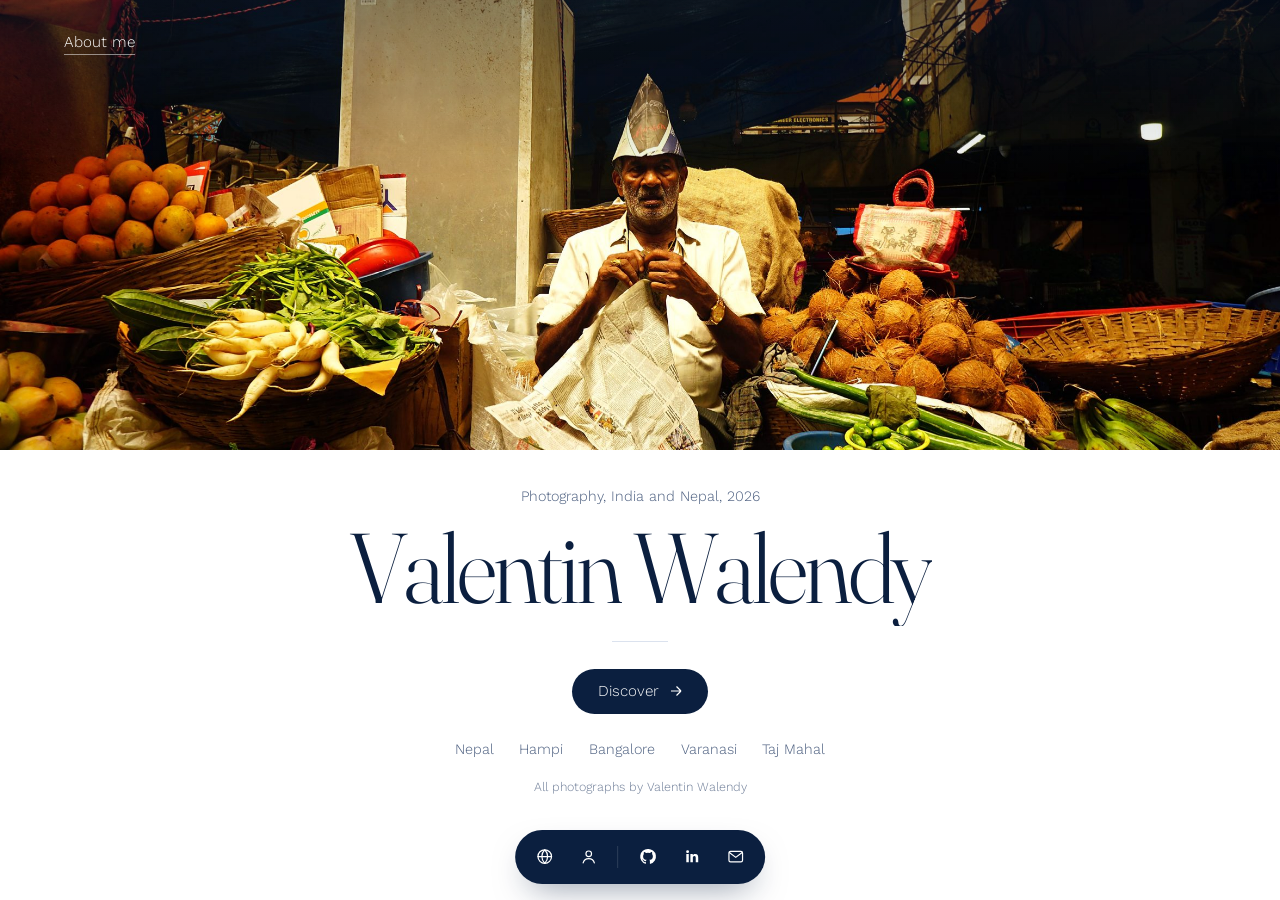
<file: index.html>
<!DOCTYPE html>
<html lang="en">
<head>
<meta charset="UTF-8">
<meta name="viewport" content="width=device-width, initial-scale=1.0">
<title>Valentin Walendy — Photography</title>
<meta name="description" content="Photographs from India and Nepal by Valentin Walendy, computer science student at EPFL.">
<link rel="preload" href="assets/fraunces-var.woff2" as="font" type="font/woff2" crossorigin>
<link rel="preload" as="image" href="photos/moi.jpg">
<link rel="stylesheet" href="style.css">
<link rel="stylesheet" href="about.css">
<link rel="stylesheet" href="home.css">
</head>
<body class="ab home">

<section class="hm">
  <nav class="hm-nav">
    <a href="about.html" class="hm-about">About me</a>
  </nav>

  <div class="hm-photo">
    <img src="photos/moi.jpg" alt="A vegetable seller in his stall at a market in India" width="2400" height="1600">
  </div>

  <div class="hm-content">
    <p class="hm-kicker">Photography, India and Nepal, 2026</p>
    <h1 class="hm-name"><span data-split="chars">Valentin</span> <span data-split="chars">Walendy</span></h1>
    <span class="hm-rule" aria-hidden="true"></span>
    <a href="destinations.html" class="hm-cta">
      <span>Discover</span>
      <svg viewBox="0 0 12 12" aria-hidden="true"><path d="M1 6H11M11 6L6.5 1.5M11 6L6.5 10.5"/></svg>
    </a>
    <ul class="hm-places">
      <li><a href="nepal.html">Nepal</a></li>
      <li><a href="hampi.html">Hampi</a></li>
      <li><a href="bangalore.html">Bangalore</a></li>
      <li><a href="varanasi.html">Varanasi</a></li>
      <li><a href="taj.html">Taj Mahal</a></li>
    </ul>
    <p class="hm-copy">All photographs by Valentin Walendy</p>
  </div>
</section>

<nav class="dock" aria-label="Quick links">
  <a class="dock-i" href="destinations.html" data-tip="Destinations" aria-label="Destinations">
    <svg viewBox="0 0 24 24"><circle cx="12" cy="12" r="8.5"/><path d="M3.5 12h17M12 3.5c2.4 2.4 3.6 5.2 3.6 8.5s-1.2 6.1-3.6 8.5c-2.4-2.4-3.6-5.2-3.6-8.5s1.2-6.1 3.6-8.5z"/></svg>
  </a>
  <a class="dock-i" href="about.html" data-tip="About" aria-label="About">
    <svg viewBox="0 0 24 24"><circle cx="12" cy="8.5" r="3.5"/><path d="M5 20c.8-3.6 3.6-5.5 7-5.5s6.2 1.9 7 5.5"/></svg>
  </a>
  <span class="dock-sep" aria-hidden="true"></span>
  <a class="dock-i" href="https://github.com/vwalendy" target="_blank" rel="noopener" data-tip="GitHub" aria-label="GitHub">
    <svg viewBox="0 0 24 24" class="fill"><path d="M12 2.5a9.5 9.5 0 0 0-3 18.5c.5.1.7-.2.7-.5v-1.7c-2.6.6-3.2-1.2-3.2-1.2-.4-1.1-1-1.4-1-1.4-.9-.6 0-.6 0-.6 1 .1 1.5 1 1.5 1 .9 1.5 2.3 1.1 2.9.8.1-.6.3-1.1.6-1.3-2.1-.2-4.3-1-4.3-4.6 0-1 .4-1.9 1-2.6-.1-.2-.4-1.2.1-2.5 0 0 .8-.3 2.6 1a9 9 0 0 1 4.8 0c1.8-1.3 2.6-1 2.6-1 .5 1.3.2 2.3.1 2.5.6.7 1 1.6 1 2.6 0 3.7-2.2 4.4-4.3 4.6.3.3.6.9.6 1.8v2.7c0 .3.2.6.7.5A9.5 9.5 0 0 0 12 2.5z"/></svg>
  </a>
  <a class="dock-i" href="https://www.linkedin.com/in/valentin-walendy-a16ba2328/" target="_blank" rel="noopener" data-tip="LinkedIn" aria-label="LinkedIn">
    <svg viewBox="0 0 24 24" class="fill"><path d="M5.2 8.8h3.1V19H5.2zM6.8 4a1.8 1.8 0 1 1 0 3.6 1.8 1.8 0 0 1 0-3.6zM10.3 8.8h3v1.4c.4-.8 1.5-1.6 3-1.6 3.2 0 3.8 2.1 3.8 4.8V19H17v-5c0-1.2 0-2.7-1.7-2.7s-1.9 1.3-1.9 2.6V19h-3.1z"/></svg>
  </a>
  <a class="dock-i" href="mailto:valentin.walendy@epfl.ch" data-tip="valentin.walendy@epfl.ch" aria-label="Email valentin.walendy@epfl.ch">
    <svg viewBox="0 0 24 24"><rect x="3.5" y="5.5" width="17" height="13" rx="2"/><path d="m4 7 8 6 8-6"/></svg>
  </a>
</nav>

<script src="site.js"></script>
<script src="cursor.js"></script>
<script src="home.js"></script>
</body>
</html>
</file>
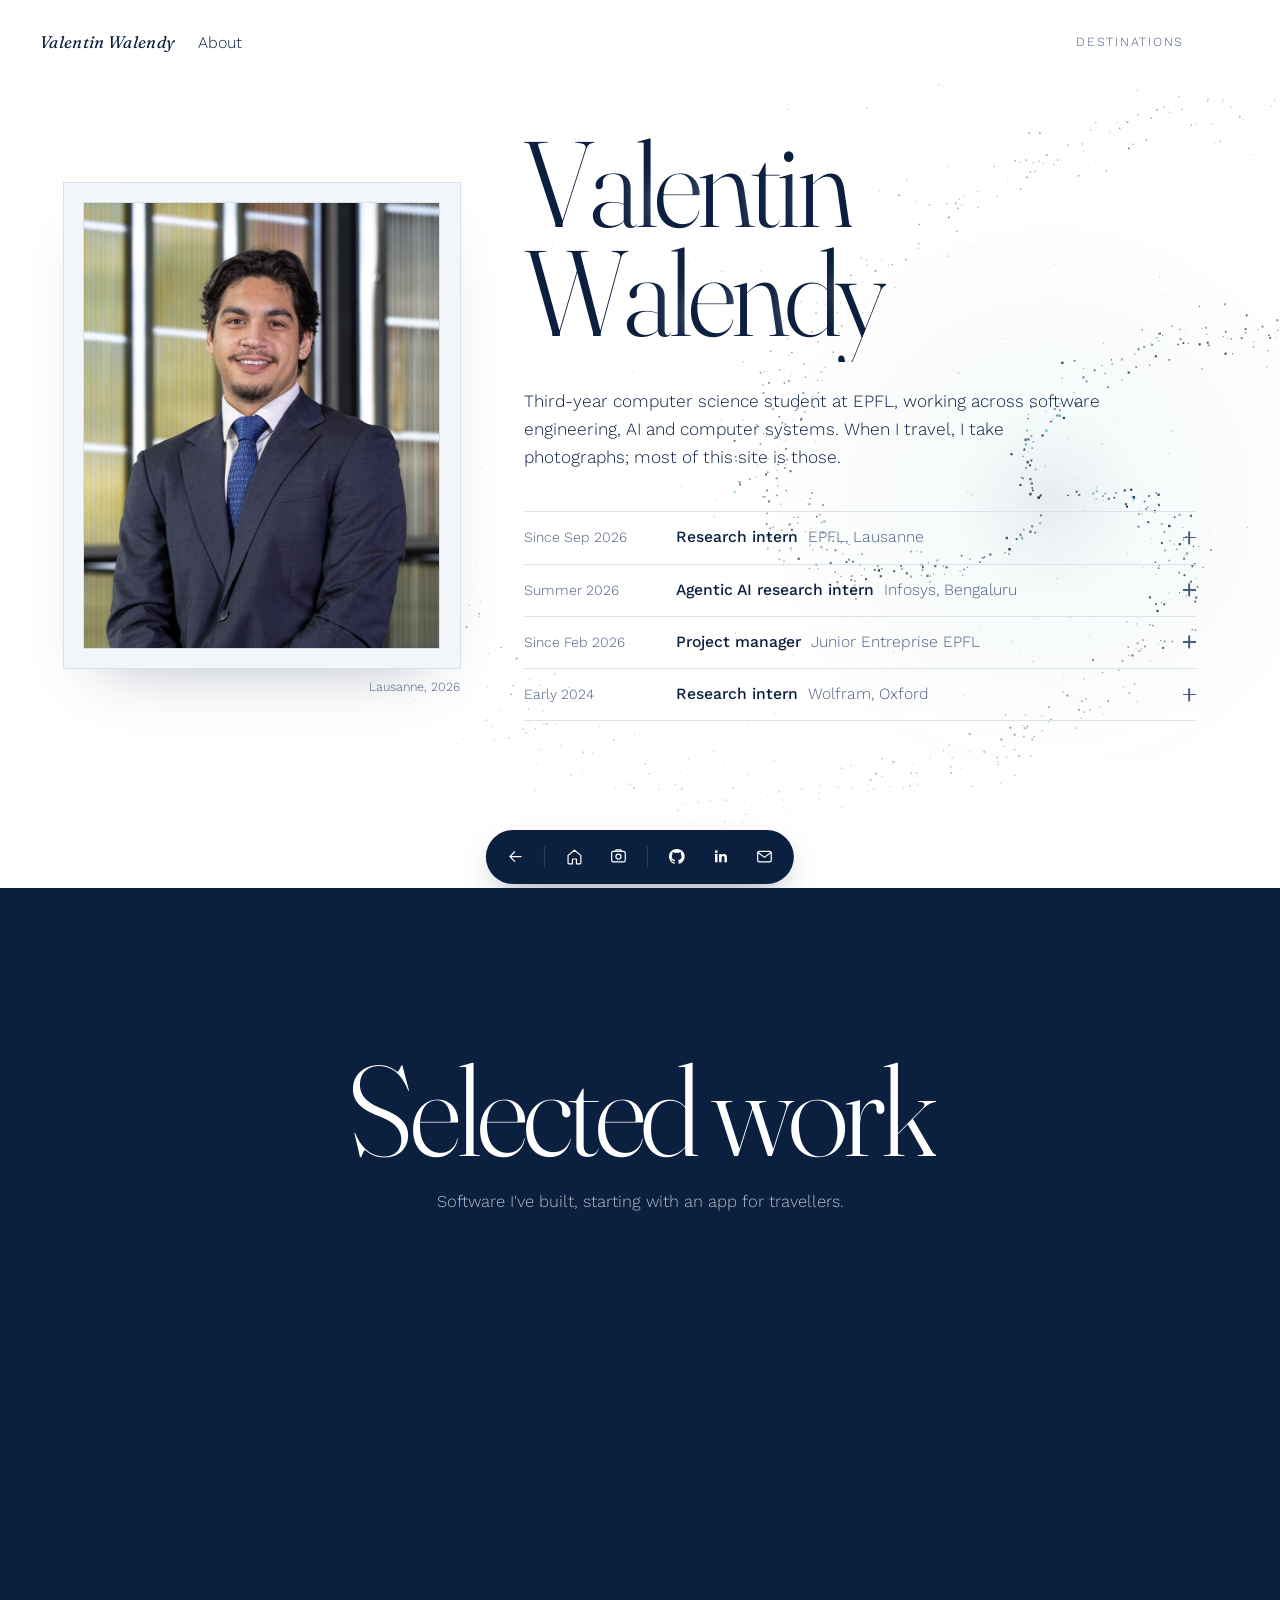
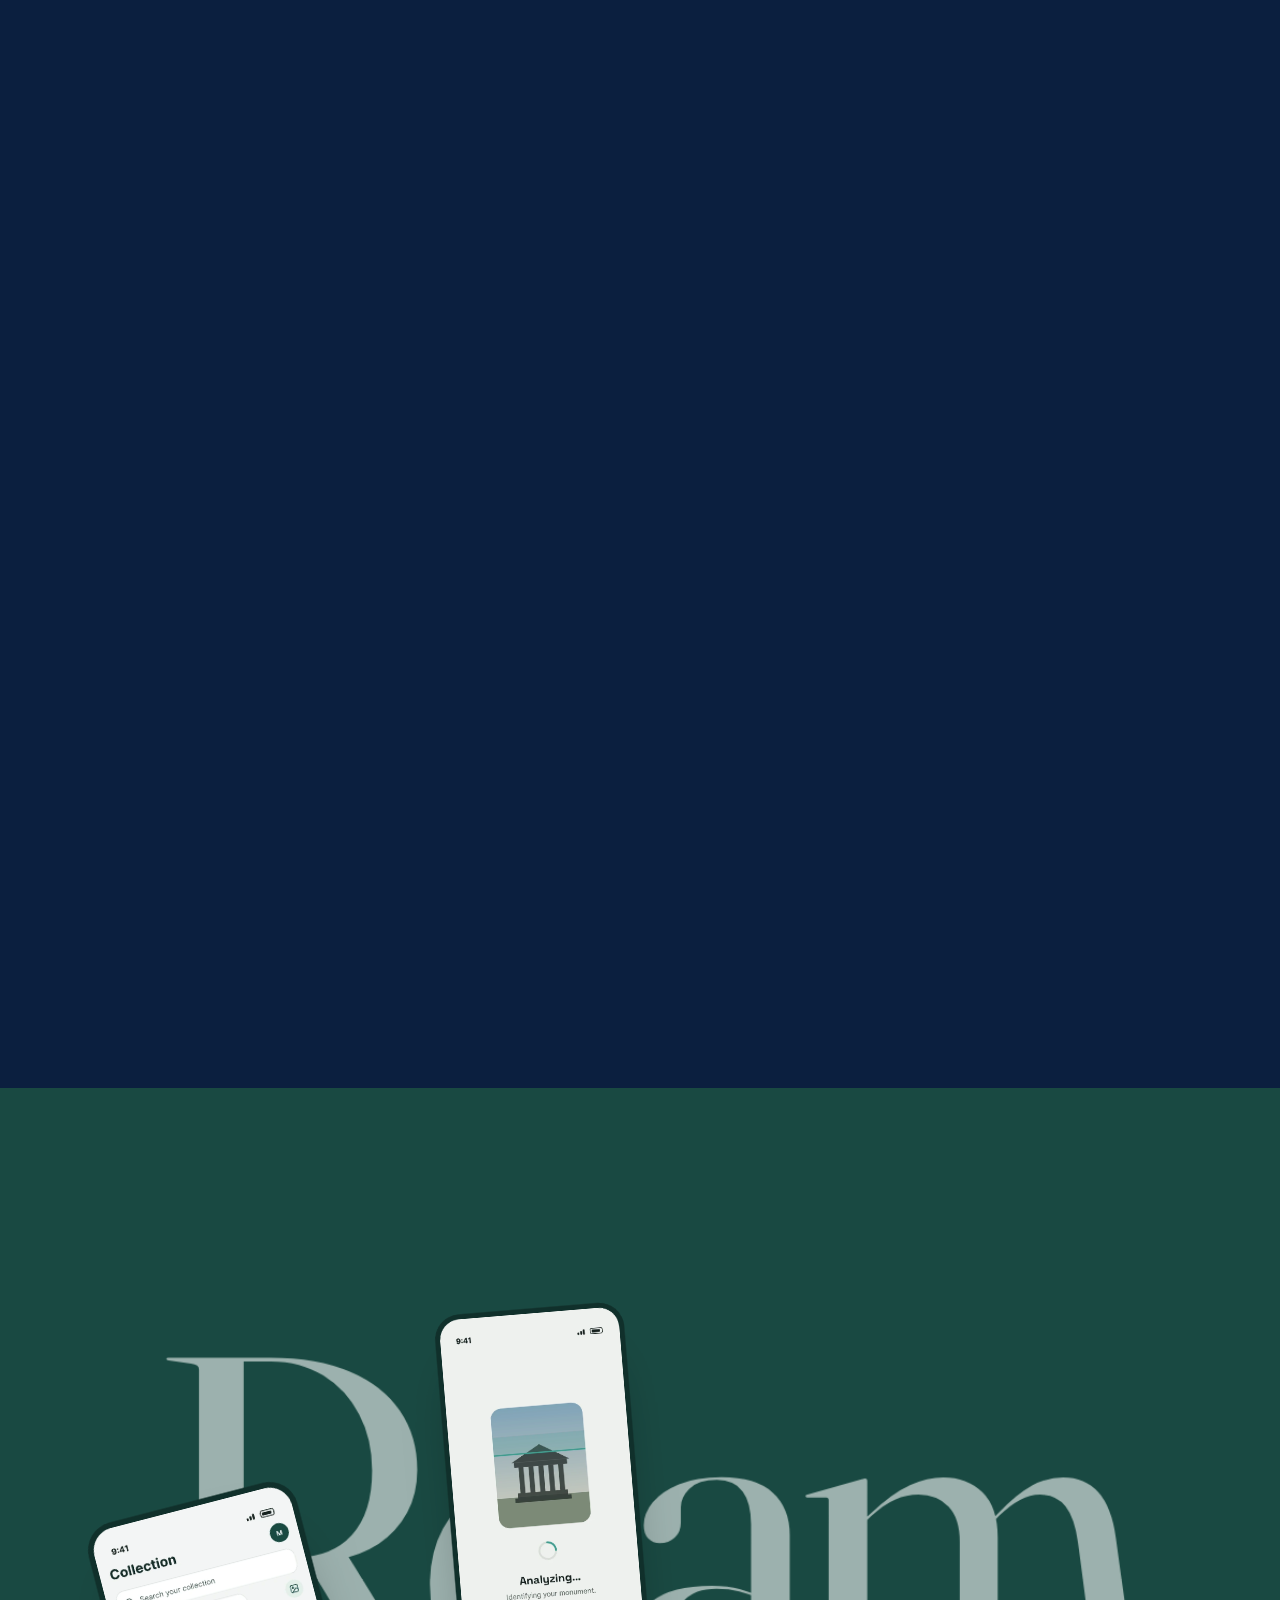
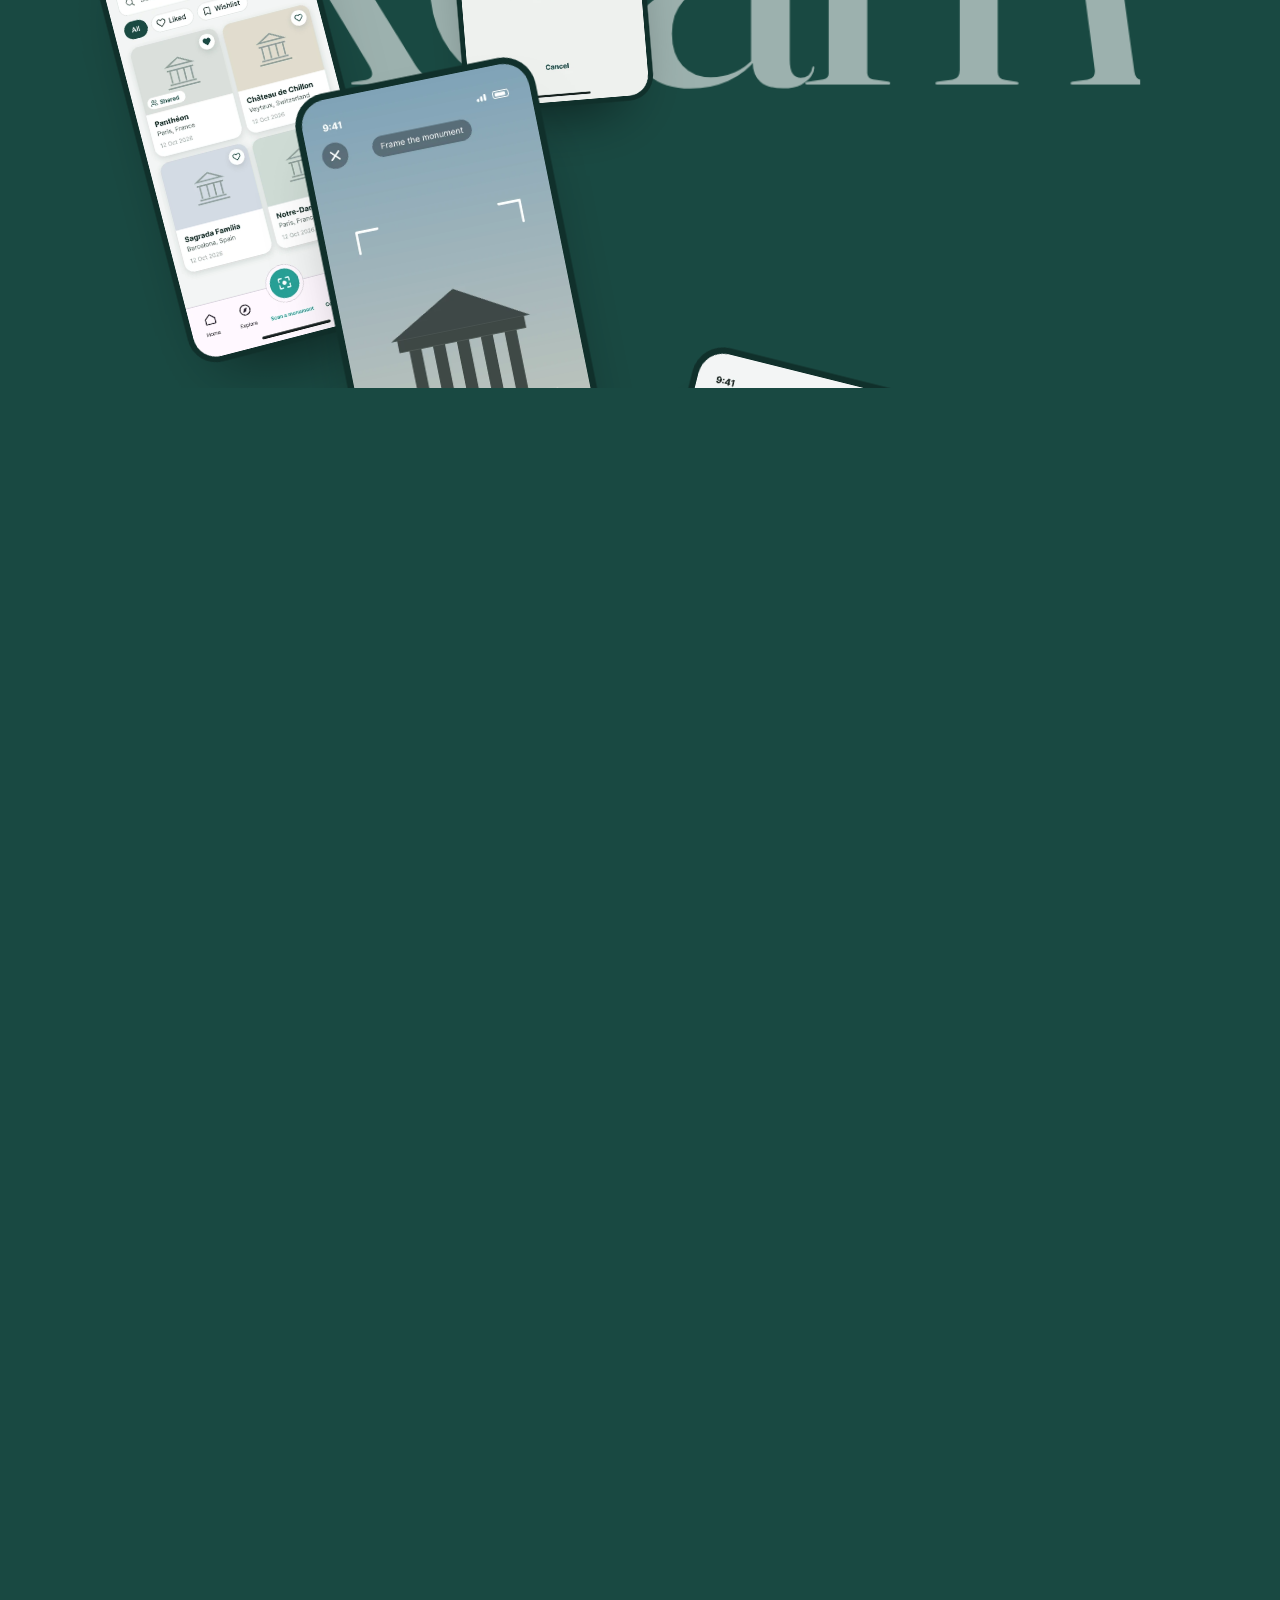
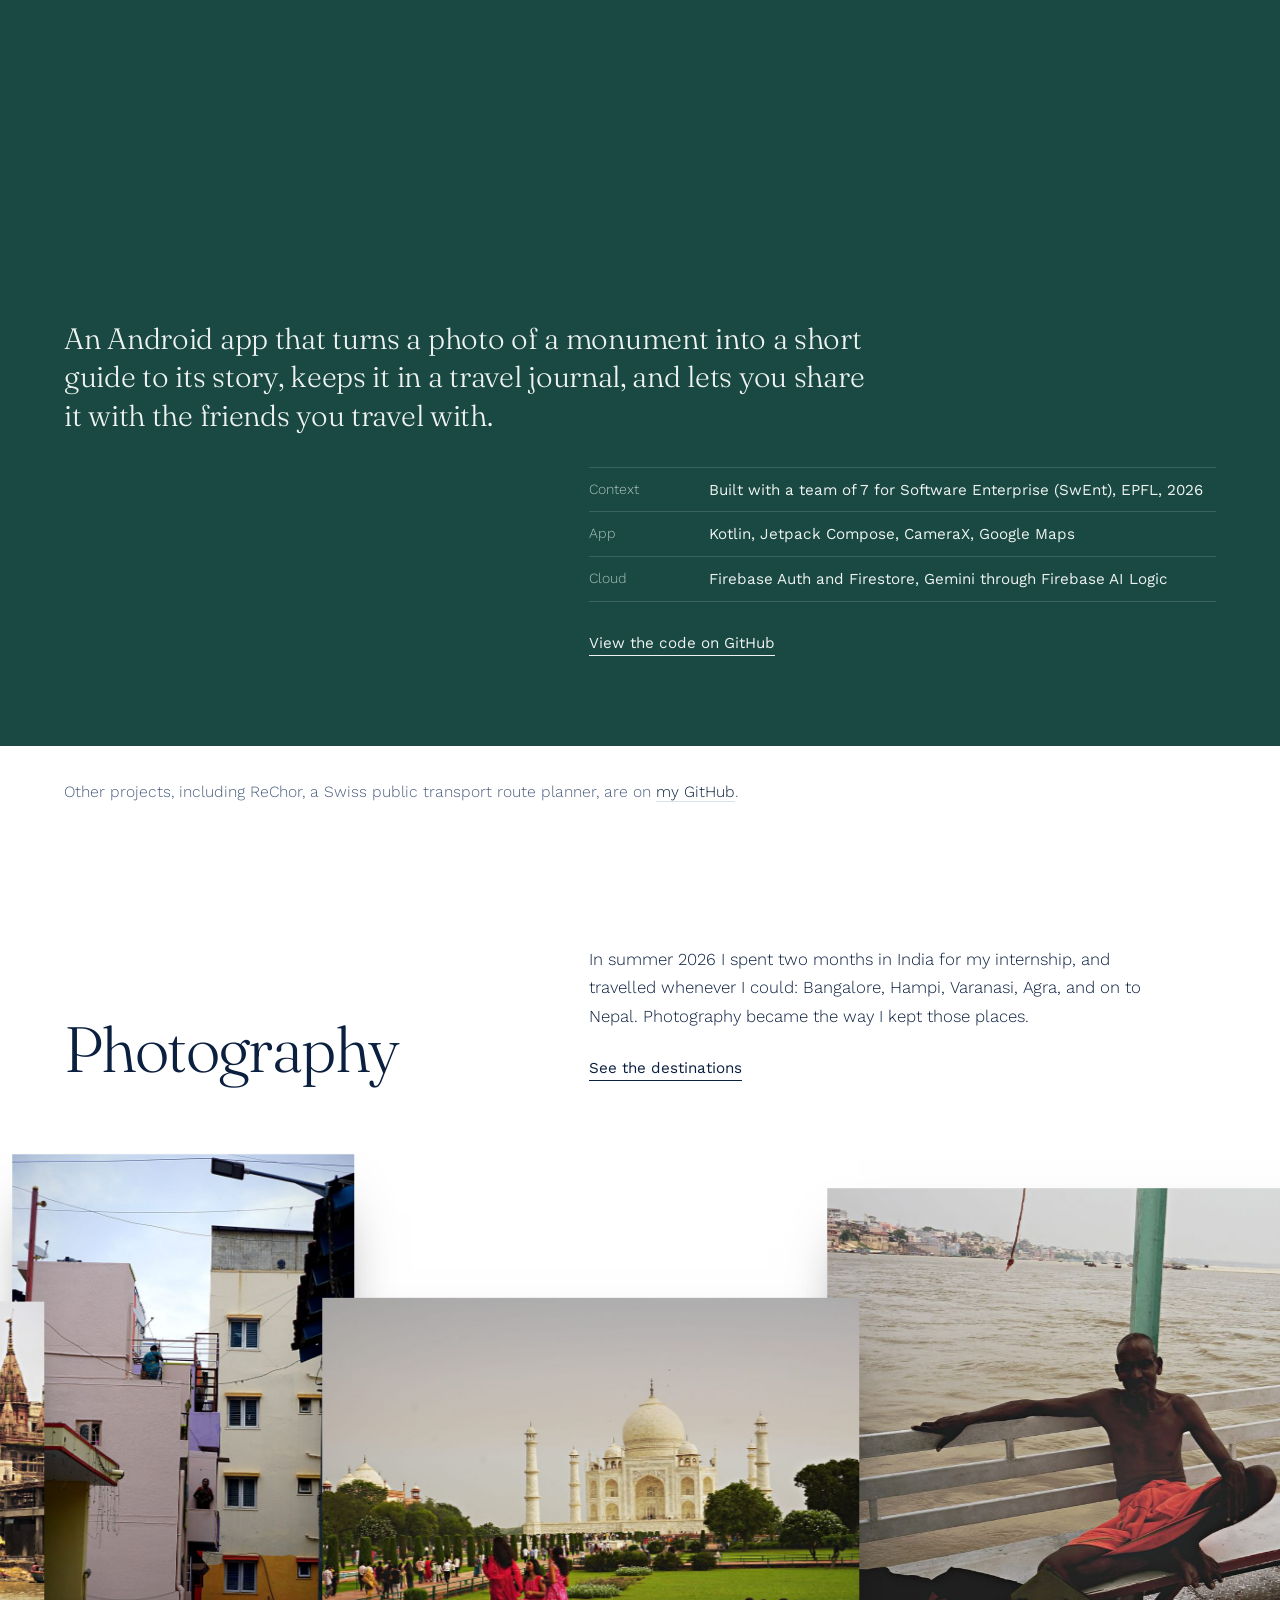
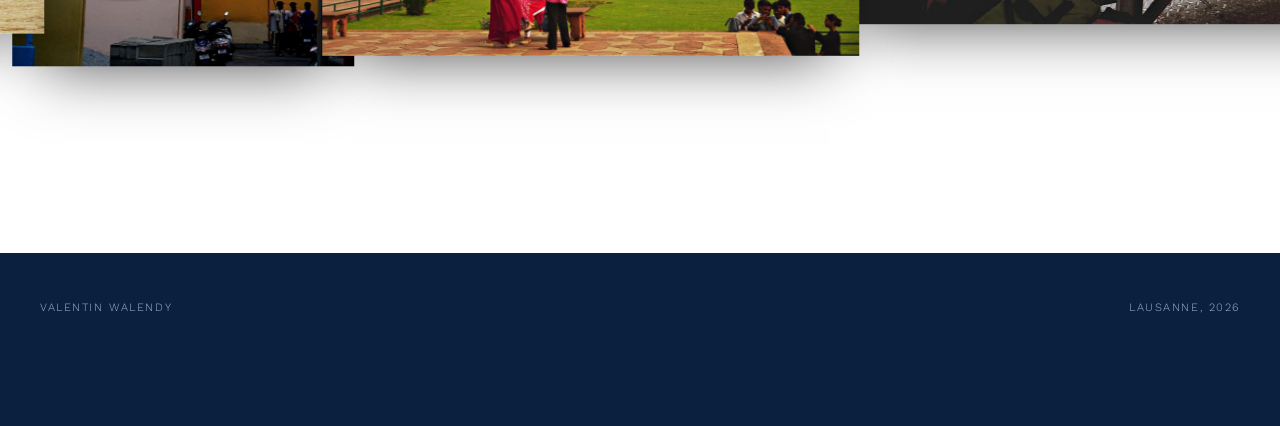
<file: about.html>
<!DOCTYPE html>
<html lang="en">
<head>
<meta charset="UTF-8">
<meta name="viewport" content="width=device-width, initial-scale=1.0">
<title>About — Valentin Walendy</title>
<meta name="description" content="Valentin Walendy, computer science student at EPFL. Software projects and travel photography.">
<link rel="preload" href="assets/fraunces-var.woff2" as="font" type="font/woff2" crossorigin>
<link rel="preload" as="image" href="photos/portrait.jpg">
<link rel="stylesheet" href="style.css">
<link rel="stylesheet" href="about.css">
</head>
<body class="ab">

<div class="ab-loader" aria-hidden="true">
  <span class="ab-loader-name">Valentin Walendy</span>
  <span class="ab-loader-count"><span class="odo" data-digits="3"></span><span class="ab-loader-pct">%</span></span>
  <span class="ab-loader-bar"><span></span></span>
</div>

<nav class="nav ab-nav">
  <div class="nav-left">
    <a href="index.html" class="nav-logo">Valentin Walendy</a>
    <a href="about.html" class="about-link active">About</a>
  </div>
  <div class="nav-links">
    <a href="destinations.html">Destinations</a>
  </div>
</nav>

<main>

  <!-- ============ Intro ============ -->
  <section class="ab-intro" aria-labelledby="ab-name">
    <figure class="ab-frame">
      <div class="ab-portrait">
        <img src="photos/portrait.jpg" alt="Portrait of Valentin Walendy" width="880" height="1100">
      </div>
      <figcaption>Lausanne, 2026</figcaption>
    </figure>

    <div class="ab-intro-text">
      <h1 id="ab-name" class="ab-name">
        <span class="ab-name-line" data-split="chars">Valentin</span>
        <span class="ab-name-line" data-split="chars">Walendy</span>
      </h1>

      <p class="ab-statement" data-split="words">Third-year computer science student at EPFL, working across software engineering, AI and computer systems. When I travel, I take photographs; most of this site is those.</p>

      <ul class="ab-xp" aria-label="Experience">
        <li class="xp">
          <button class="xp-head" type="button" aria-expanded="false" aria-controls="xp-1">
            <span class="xp-when">Since Sep 2026</span>
            <span class="xp-what"><strong>Research intern</strong> <span class="xp-org">EPFL, Lausanne</span></span>
            <span class="xp-plus" aria-hidden="true"></span>
          </button>
          <div class="xp-body" id="xp-1"><div class="xp-inner">
            <p>Research in Prof. Ola Svensson's group at EPFL.</p>
          </div></div>
        </li>
        <li class="xp">
          <button class="xp-head" type="button" aria-expanded="false" aria-controls="xp-2">
            <span class="xp-when">Summer 2026</span>
            <span class="xp-what"><strong>Agentic AI research intern</strong> <span class="xp-org">Infosys, Bengaluru</span></span>
            <span class="xp-plus" aria-hidden="true"></span>
          </button>
          <div class="xp-body" id="xp-2"><div class="xp-inner">
            <p>Built a multi-agent AI platform on Infosys Topaz Fabric that automates first-line IT operations for a simulated bank: job monitoring, incident diagnosis, failure prediction and remediation.</p>
            <ul>
              <li>Six specialised agents built with Google ADK and Gemini.</li>
              <li>A self-hosted MCP server exposing 9 shared tools, replacing the first HTTP-proxy design.</li>
              <li>Orchestration with automatic context handoff, and human approval before any remediation runs.</li>
              <li>Guardrails: evidence checks, confidence thresholds, PII redaction and prompt-injection detection on untrusted logs.</li>
            </ul>
            <p class="xp-tags">Agentic AI, multi-agent systems, Gemini, MCP</p>
          </div></div>
        </li>
        <li class="xp">
          <button class="xp-head" type="button" aria-expanded="false" aria-controls="xp-3">
            <span class="xp-when">Since Feb 2026</span>
            <span class="xp-what"><strong>Project manager</strong> <span class="xp-org">Junior Entreprise EPFL</span></span>
            <span class="xp-plus" aria-hidden="true"></span>
          </button>
          <div class="xp-body" id="xp-3"><div class="xp-inner">
            <p>Student-led consulting association delivering projects for clients from startups to multinationals, with partners including Bain &amp; Company, BCG, Mistral AI and EWOR.</p>
            <ul>
              <li>Named best Junior Enterprise in Switzerland in 2025.</li>
              <li>Record turnover of CHF 425,000 in 2025, across 58 client projects.</li>
              <li>Also sales associate since May 2026.</li>
            </ul>
            <p class="xp-tags">Project management, negotiation, business development</p>
          </div></div>
        </li>
        <li class="xp">
          <button class="xp-head" type="button" aria-expanded="false" aria-controls="xp-4">
            <span class="xp-when">Early 2024</span>
            <span class="xp-what"><strong>Research intern</strong> <span class="xp-org">Wolfram, Oxford</span></span>
            <span class="xp-plus" aria-hidden="true"></span>
          </button>
          <div class="xp-body" id="xp-4"><div class="xp-inner">
            <p>Two-month full-time research internship, programming in Mathematica.</p>
            <p class="xp-tags">Mathematica, programming</p>
          </div></div>
        </li>
      </ul>

    </div>
  </section>

  <!-- ============ Work ============ -->
  <section class="ab-trans" aria-labelledby="ab-work-title">
    <div class="ab-trans-stage">
      <div class="ab-trans-panel" aria-hidden="true"></div>
      <img class="ab-trans-icon" src="assets/roam/icon.png" alt="" aria-hidden="true">
      <div class="ab-trans-text">
        <h2 id="ab-work-title" class="ab-h2 ab-trans-title" data-split="chars">Selected work</h2>
        <p class="ab-trans-sub">Software I've built, starting with an app for travellers.</p>
      </div>
    </div>
  </section>

  <section class="roam" aria-labelledby="roam-title">
    <div class="roam-pin">
      <div class="roam-stage">

        <div class="roam-word" aria-hidden="true"><span data-split="chars">Roam</span></div>

        <header class="roam-head">
          <img class="roam-icon" src="assets/roam/icon.png" alt="" width="56" height="56">
          <div>
            <h3 id="roam-title" class="roam-title">Roam</h3>
            <p class="roam-tag">Snap a monument, discover its story.</p>
          </div>
        </header>

        <div class="roam-phones">
          <figure class="ph" data-ph="identify"><img src="assets/roam/identify.webp" alt="Roam identifying a monument from a photo"></figure>
          <figure class="ph" data-ph="collection"><img src="assets/roam/collection.webp" alt="Roam collection of saved monuments"></figure>
          <figure class="ph" data-ph="wishlist"><img src="assets/roam/wishlist.webp" alt="Roam wishlist of places friends scanned"></figure>
          <figure class="ph" data-ph="snap"><img src="assets/roam/snap.webp" alt="Roam camera framing a monument"></figure>
          <figure class="ph" data-ph="explore"><img src="assets/roam/explore.webp" alt="Roam map of your and your friends' monuments"></figure>
          <figure class="ph" data-ph="learn"><img src="assets/roam/learn.webp" alt="Roam guide generated for the Panthéon"></figure>
        </div>

        <div class="roam-captions">
          <p class="roam-cap" data-split="chars" data-for="snap">Point, shoot, know.</p>
          <p class="roam-cap" data-split="chars" data-for="learn">A guide written for you.</p>
          <p class="roam-cap" data-split="chars" data-for="collection">A travel journal in your pocket.</p>
          <p class="roam-cap" data-split="chars" data-for="explore">The world, through your friends.</p>
        </div>

      </div>
    </div>

    <div class="roam-after">
      <p class="roam-lede" data-split="words" data-reveal>An Android app that turns a photo of a monument into a short guide to its story, keeps it in a travel journal, and lets you share it with the friends you travel with.</p>


      <dl class="roam-meta" data-reveal>
        <div>
          <dt>Context</dt>
          <dd>Built with a team of 7 for Software Enterprise (SwEnt), EPFL, 2026</dd>
        </div>
        <div>
          <dt>App</dt>
          <dd>Kotlin, Jetpack Compose, CameraX, Google Maps</dd>
        </div>
        <div>
          <dt>Cloud</dt>
          <dd>Firebase Auth and Firestore, Gemini through Firebase AI Logic</dd>
        </div>
      </dl>

      <a class="ab-cta" href="https://github.com/ROAM-SWENT/roam-android" target="_blank" rel="noopener" data-reveal>View the code on GitHub</a>
    </div>
  </section>

  <section class="ab-more">
    <p>Other projects, including ReChor, a Swiss public transport route planner, are on <a href="https://github.com/vwalendy" target="_blank" rel="noopener">my GitHub</a>.</p>
  </section>

  <!-- ============ Photography ============ -->
  <section class="ab-photo" aria-labelledby="ab-photo-title">
    <div class="ab-photo-head">
      <h2 id="ab-photo-title" class="ab-h2" data-split="chars" data-reveal>Photography</h2>
      <div class="ab-photo-body">
        <p data-split="words" data-reveal>In summer 2026 I spent two months in India for my internship, and travelled whenever I could: Bangalore, Hampi, Varanasi, Agra, and on to Nepal. Photography became the way I kept those places.</p>
        <a class="ab-cta" href="destinations.html" data-reveal>See the destinations</a>
      </div>
    </div>

    <div class="ab-strip" aria-hidden="true">
      <div class="ab-strip-track">
        <img src="assets/strip/nepal6.jpg" alt="" loading="lazy" class="s-a">
        <img src="assets/strip/varanasi7.jpg" alt="" loading="lazy" class="s-b">
        <img src="assets/strip/bangalore2.jpg" alt="" loading="lazy" class="s-c">
        <img src="assets/strip/taj13.jpg" alt="" loading="lazy" class="s-d">
        <img src="assets/strip/varanasi3.jpg" alt="" loading="lazy" class="s-e">
        <img src="assets/strip/hampi1.jpg" alt="" loading="lazy" class="s-f">
      </div>
    </div>
  </section>

</main>

<footer class="site-footer">
  <span>Valentin Walendy</span>
  <span>Lausanne, 2026</span>
</footer>

<nav class="dock" aria-label="Quick links">
  <button class="dock-i dock-back" type="button" data-tip="Back" aria-label="Go back" data-fallback="index.html">
    <svg viewBox="0 0 24 24"><path d="M19 12H5M11 6l-6 6 6 6"/></svg>
  </button>
  <span class="dock-sep" aria-hidden="true"></span>
  <a class="dock-i" href="index.html" data-tip="Home" aria-label="Home">
    <svg viewBox="0 0 24 24"><path d="M4 10.5 12 4l8 6.5V20a1 1 0 0 1-1 1h-4.5v-6h-5v6H5a1 1 0 0 1-1-1z"/></svg>
  </a>
  <a class="dock-i" href="destinations.html" data-tip="Destinations" aria-label="Destinations">
    <svg viewBox="0 0 24 24"><rect x="3.5" y="5.5" width="17" height="13" rx="2"/><circle cx="12" cy="12" r="3.2"/><path d="M8 5.5 9.2 3.5h5.6L16 5.5"/></svg>
  </a>
  <span class="dock-sep" aria-hidden="true"></span>
  <a class="dock-i" href="https://github.com/vwalendy" target="_blank" rel="noopener" data-tip="GitHub" aria-label="GitHub">
    <svg viewBox="0 0 24 24" class="fill"><path d="M12 2.5a9.5 9.5 0 0 0-3 18.5c.5.1.7-.2.7-.5v-1.7c-2.6.6-3.2-1.2-3.2-1.2-.4-1.1-1-1.4-1-1.4-.9-.6 0-.6 0-.6 1 .1 1.5 1 1.5 1 .9 1.5 2.3 1.1 2.9.8.1-.6.3-1.1.6-1.3-2.1-.2-4.3-1-4.3-4.6 0-1 .4-1.9 1-2.6-.1-.2-.4-1.2.1-2.5 0 0 .8-.3 2.6 1a9 9 0 0 1 4.8 0c1.8-1.3 2.6-1 2.6-1 .5 1.3.2 2.3.1 2.5.6.7 1 1.6 1 2.6 0 3.7-2.2 4.4-4.3 4.6.3.3.6.9.6 1.8v2.7c0 .3.2.6.7.5A9.5 9.5 0 0 0 12 2.5z"/></svg>
  </a>
  <a class="dock-i" href="https://www.linkedin.com/in/valentin-walendy-a16ba2328/" target="_blank" rel="noopener" data-tip="LinkedIn" aria-label="LinkedIn">
    <svg viewBox="0 0 24 24" class="fill"><path d="M5.2 8.8h3.1V19H5.2zM6.8 4a1.8 1.8 0 1 1 0 3.6 1.8 1.8 0 0 1 0-3.6zM10.3 8.8h3v1.4c.4-.8 1.5-1.6 3-1.6 3.2 0 3.8 2.1 3.8 4.8V19H17v-5c0-1.2 0-2.7-1.7-2.7s-1.9 1.3-1.9 2.6V19h-3.1z"/></svg>
  </a>
  <a class="dock-i" href="mailto:valentin.walendy@epfl.ch" data-tip="valentin.walendy@epfl.ch" aria-label="Email valentin.walendy@epfl.ch">
    <svg viewBox="0 0 24 24"><rect x="3.5" y="5.5" width="17" height="13" rx="2"/><path d="m4 7 8 6 8-6"/></svg>
  </a>
</nav>

<script src="site.js"></script>
<script src="cursor.js"></script>
<script src="intro-bg.js"></script>
<script src="about.js"></script>
</body>
</html>
</file>
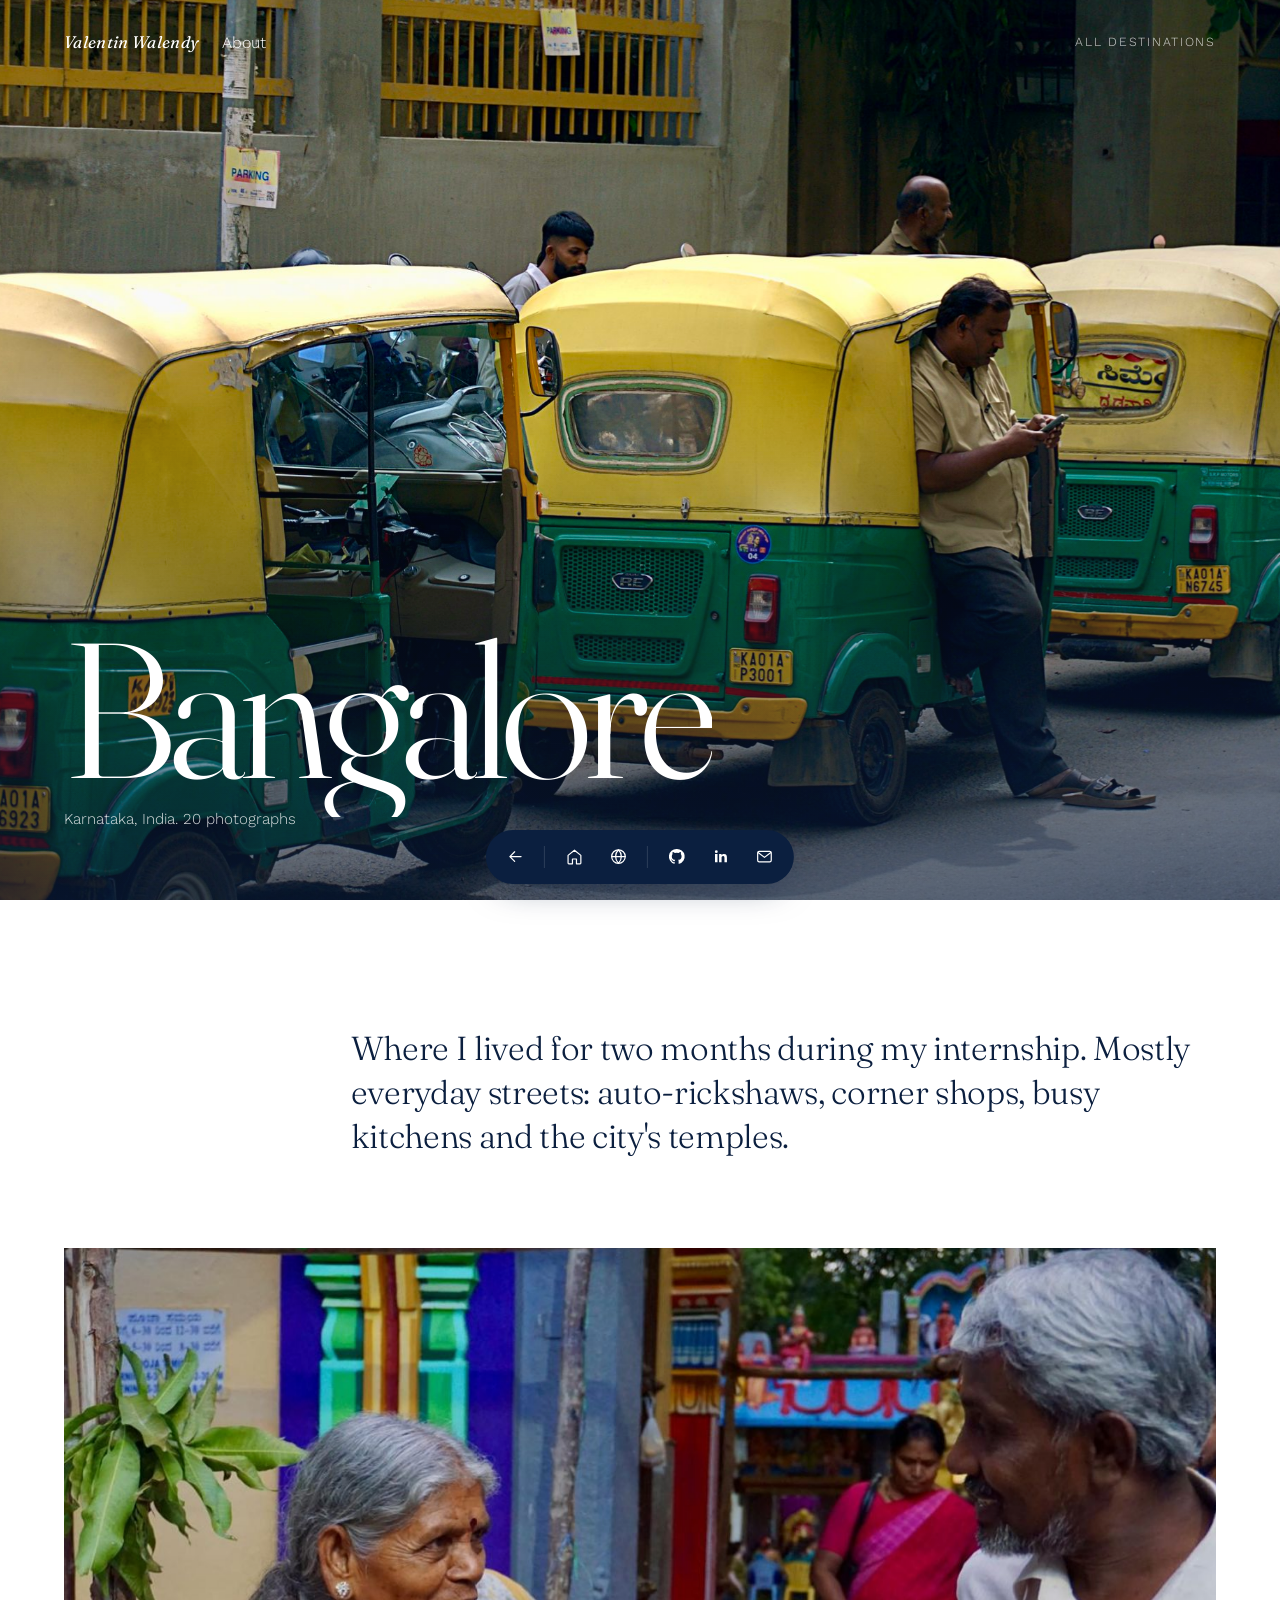
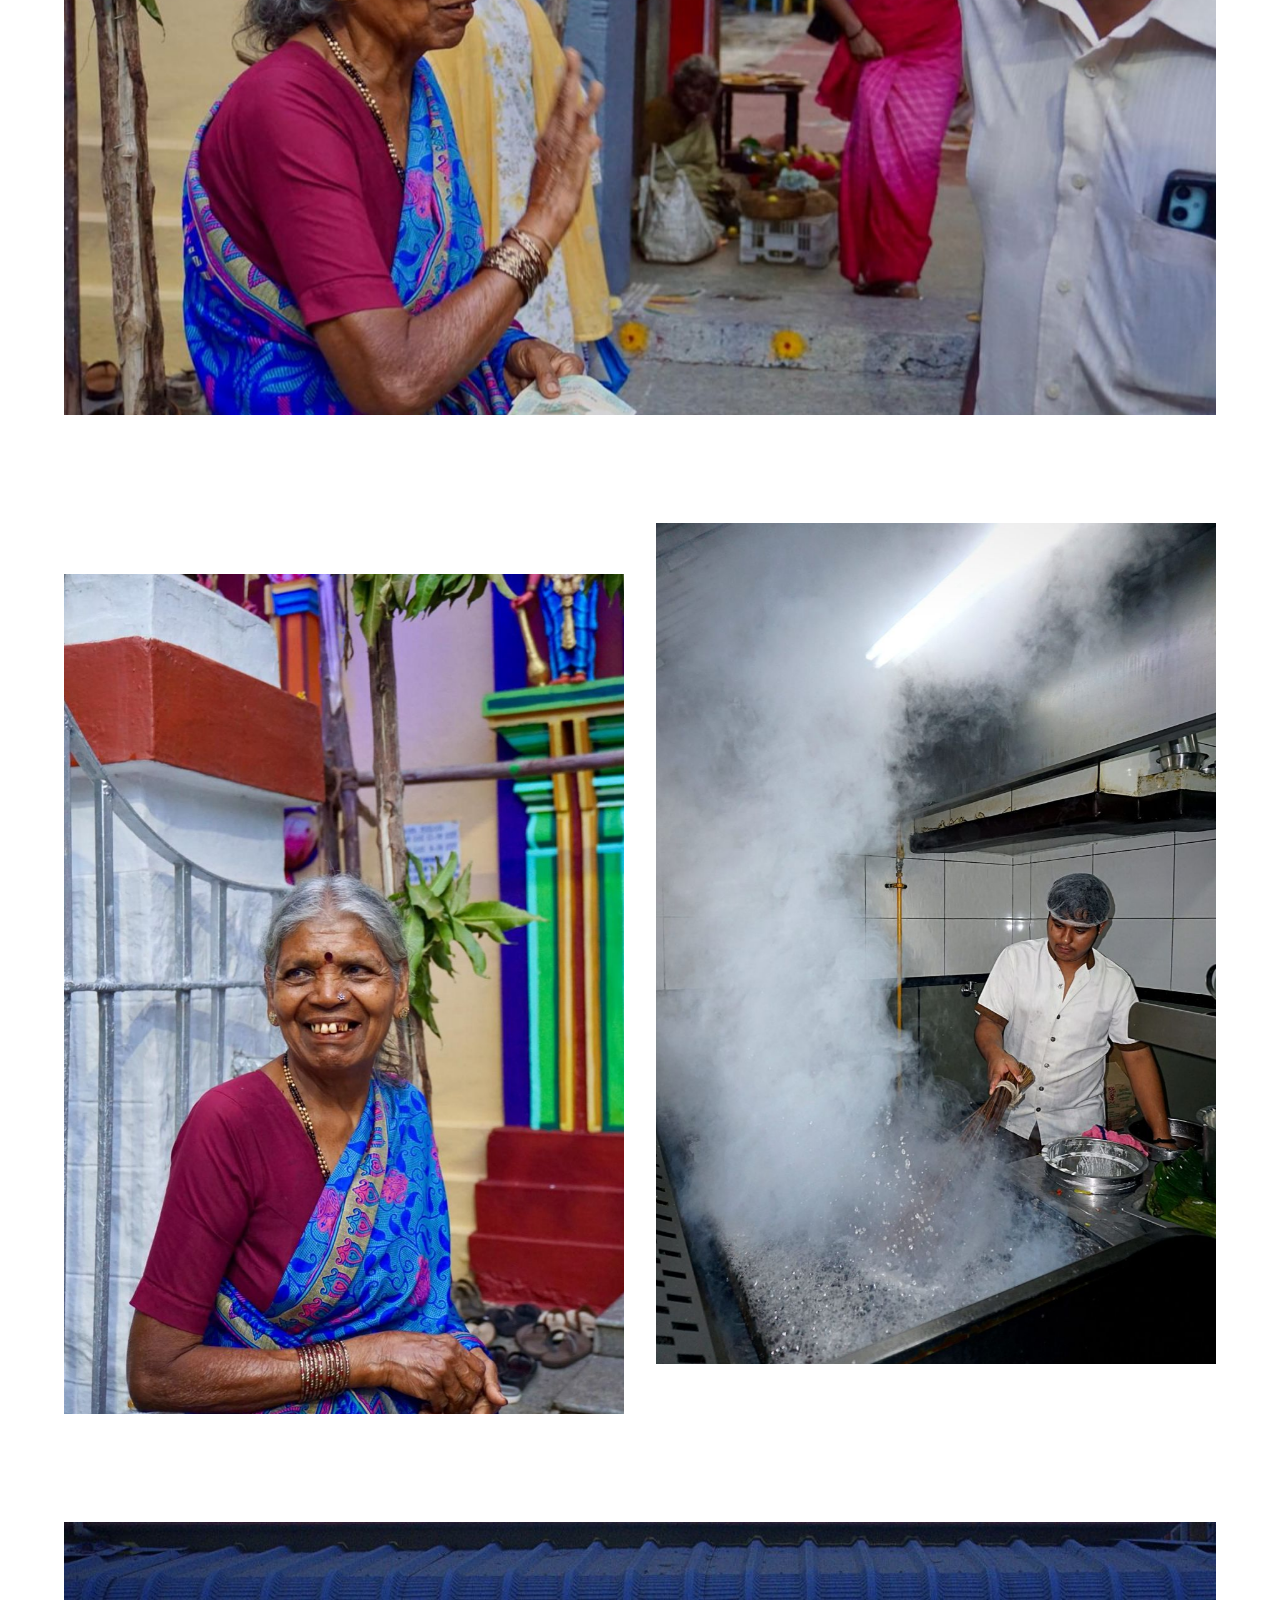
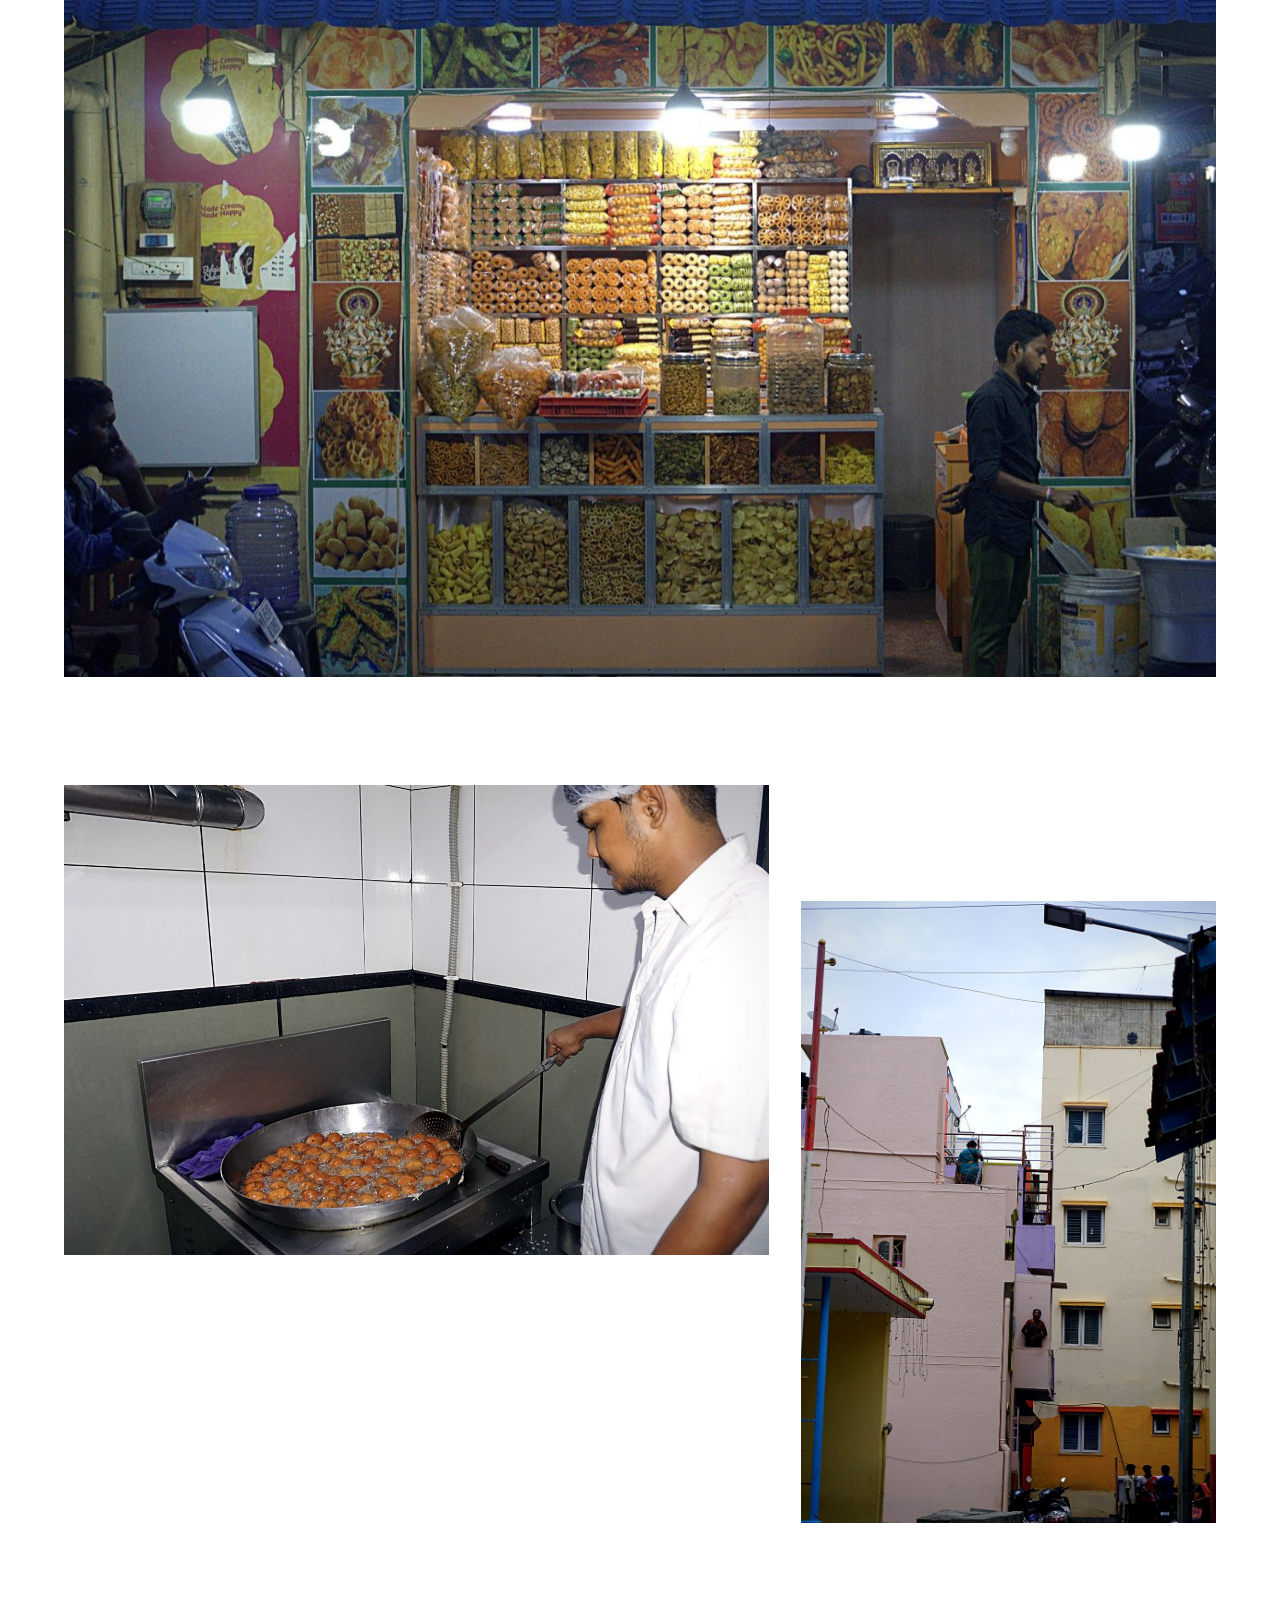
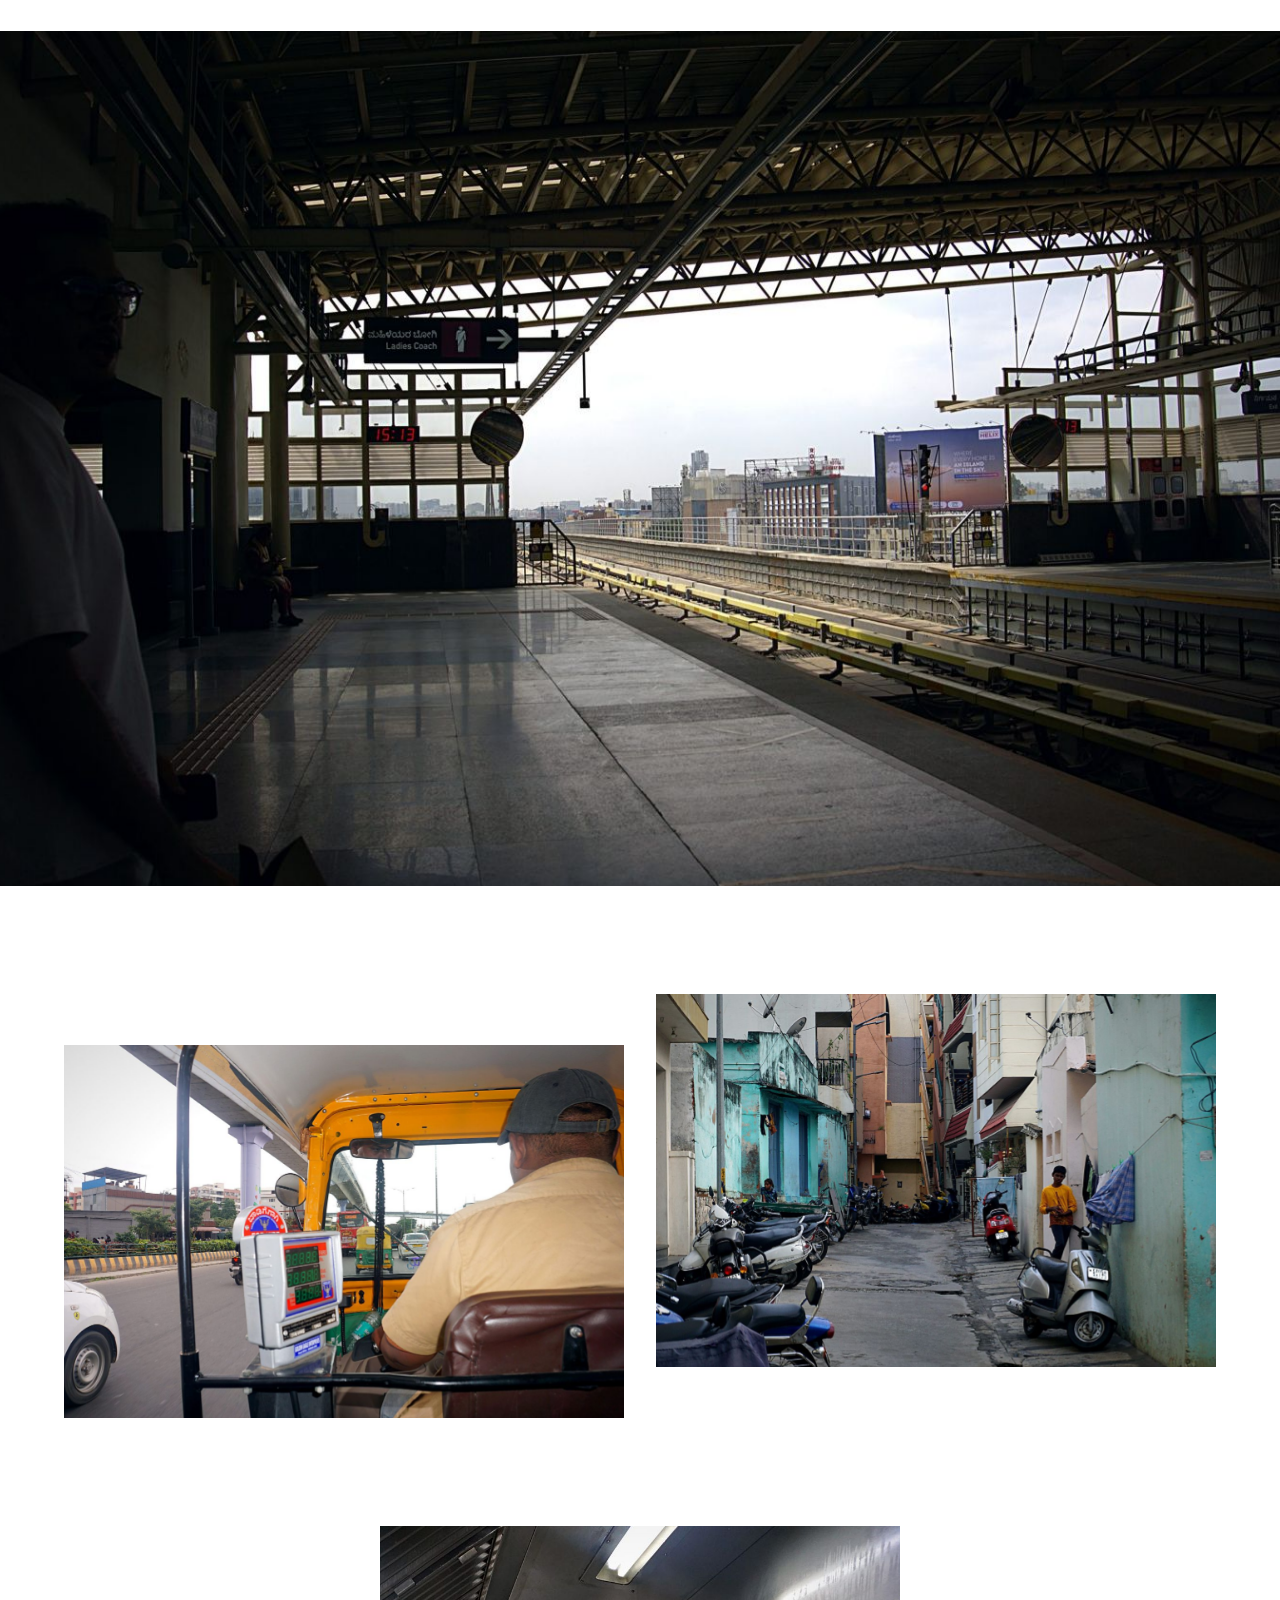
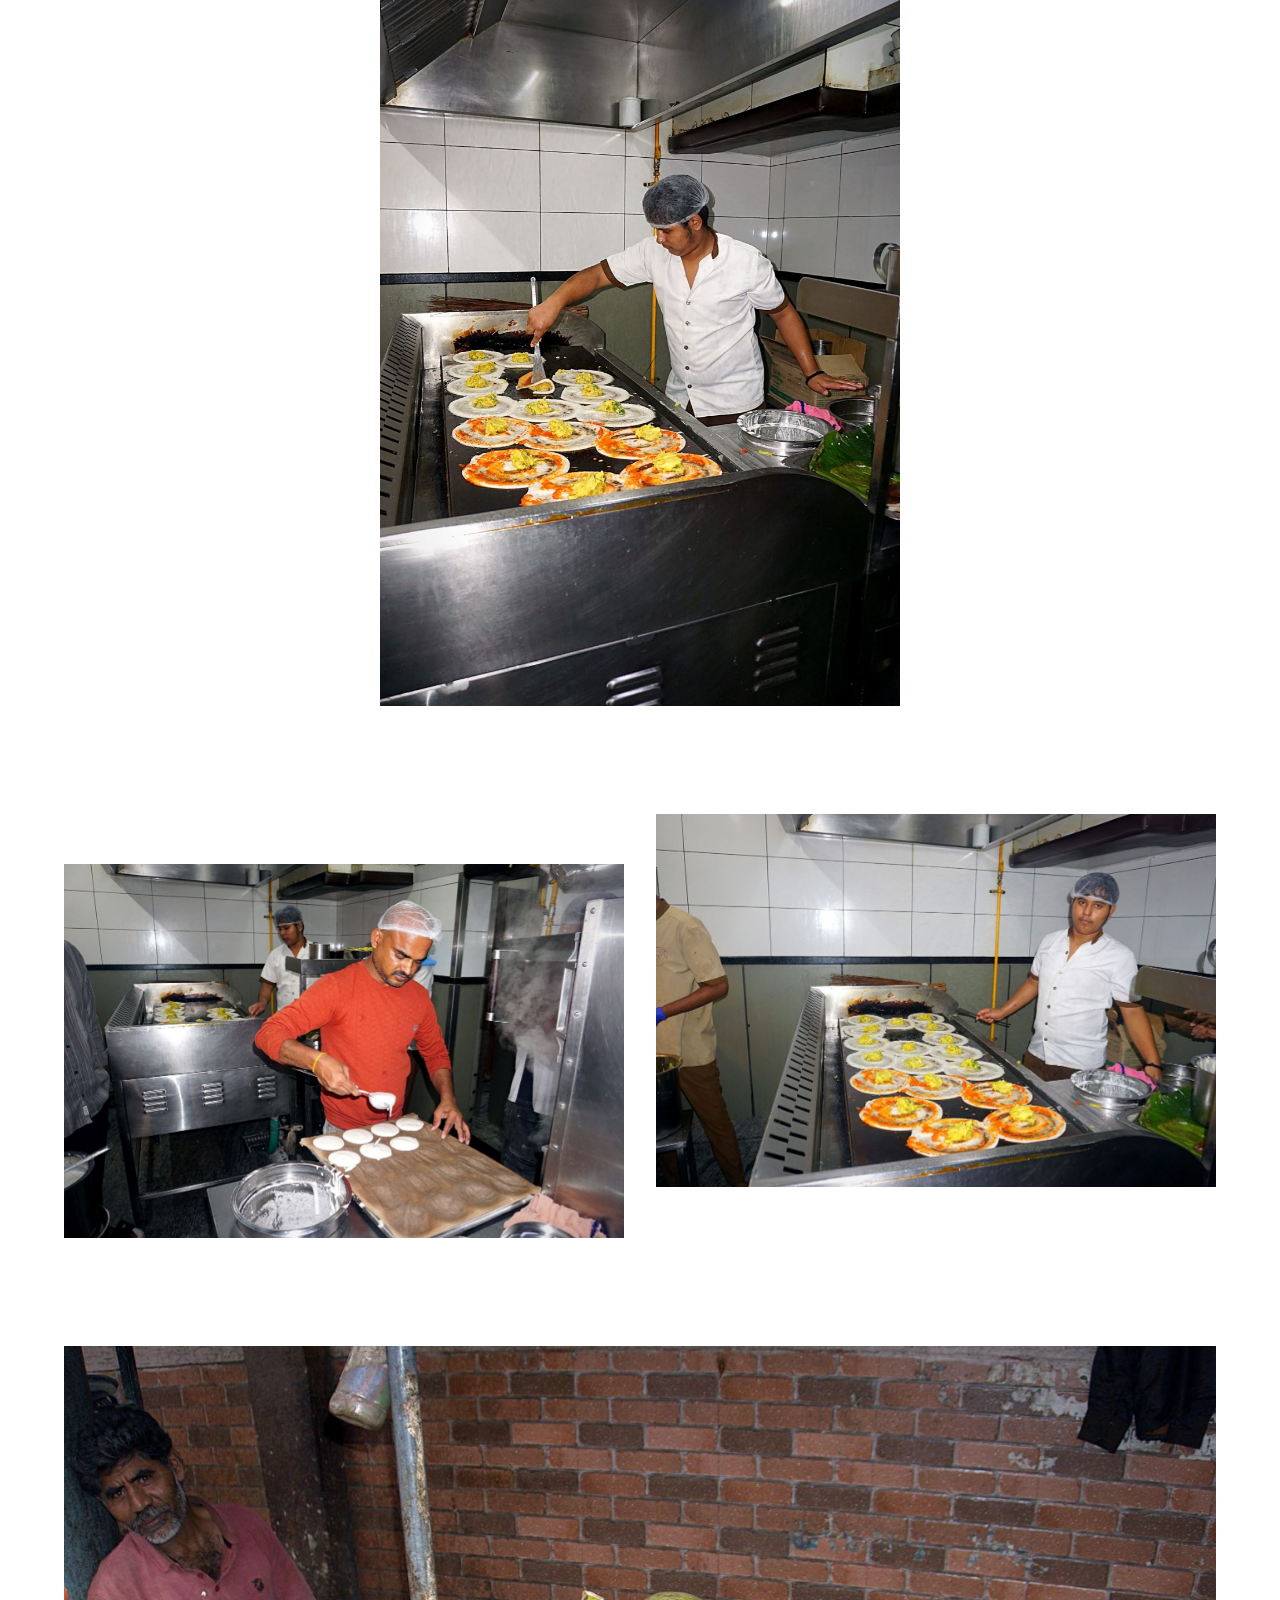
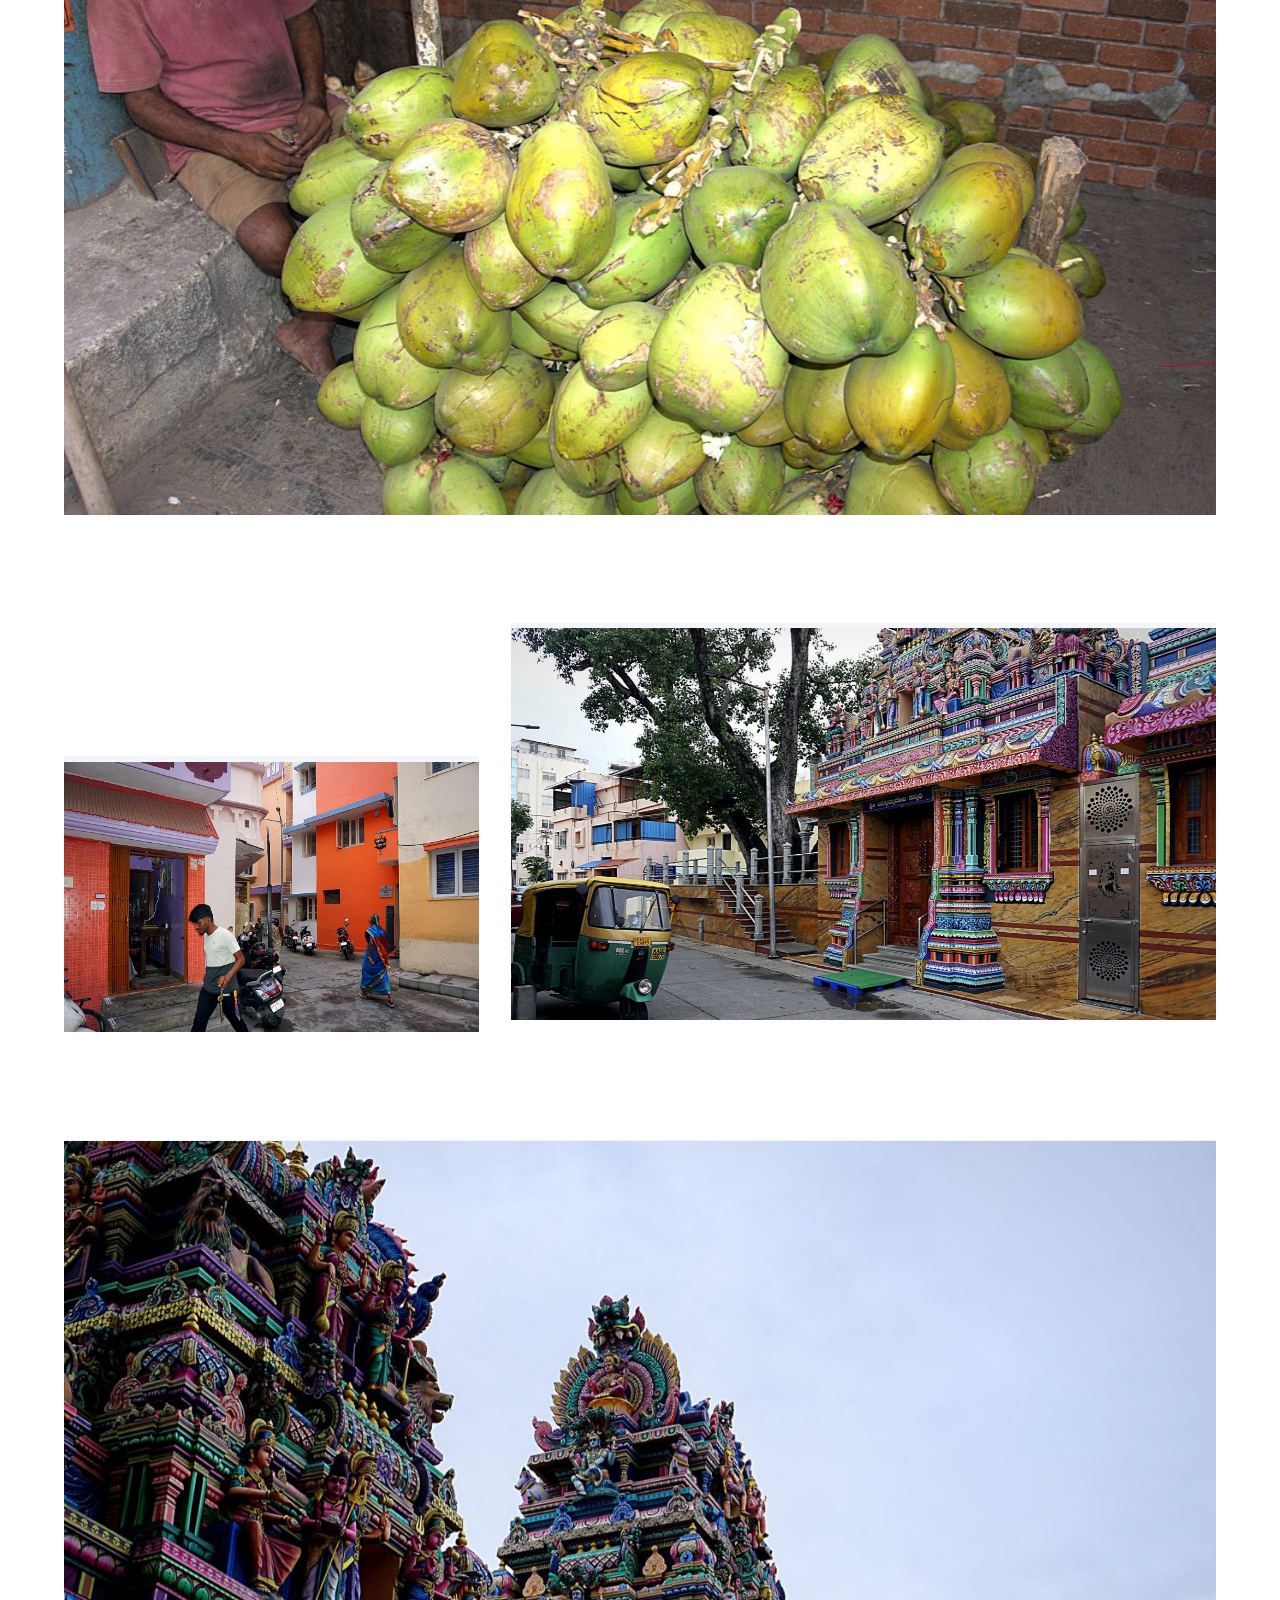
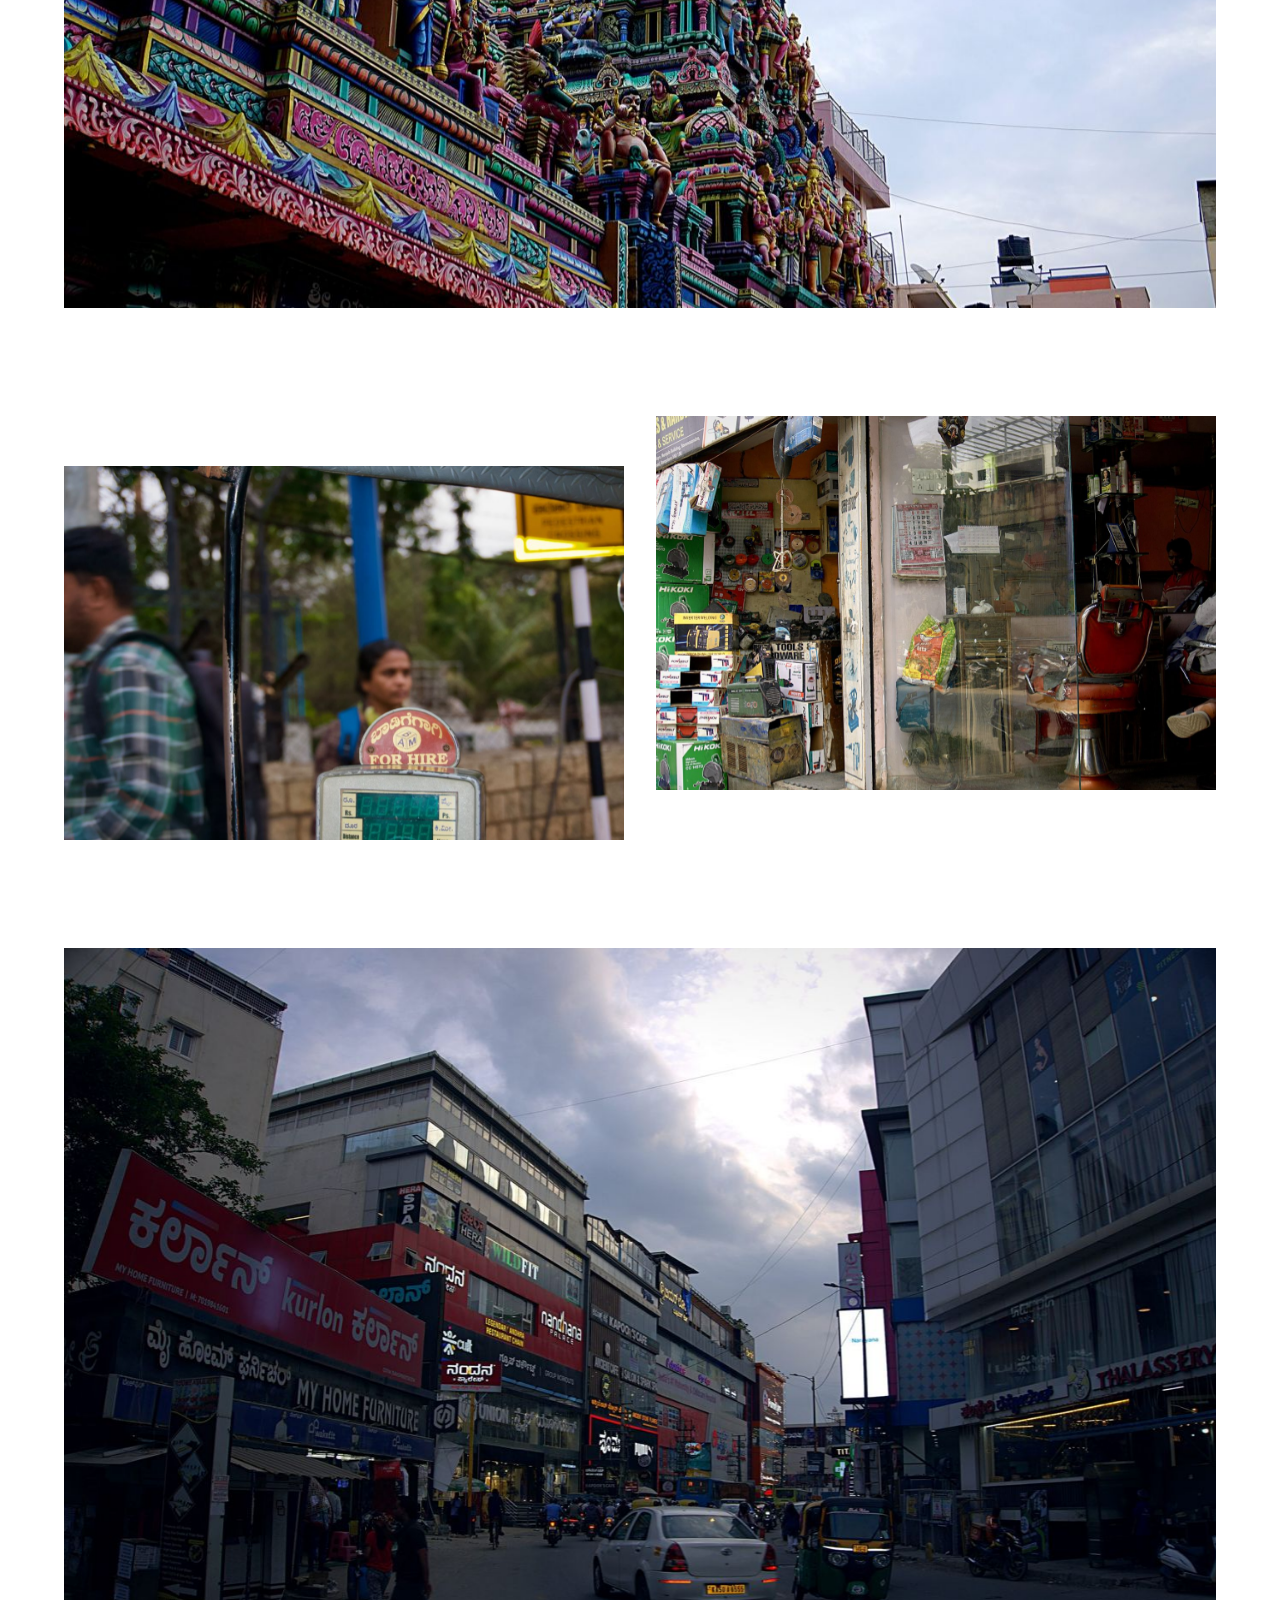
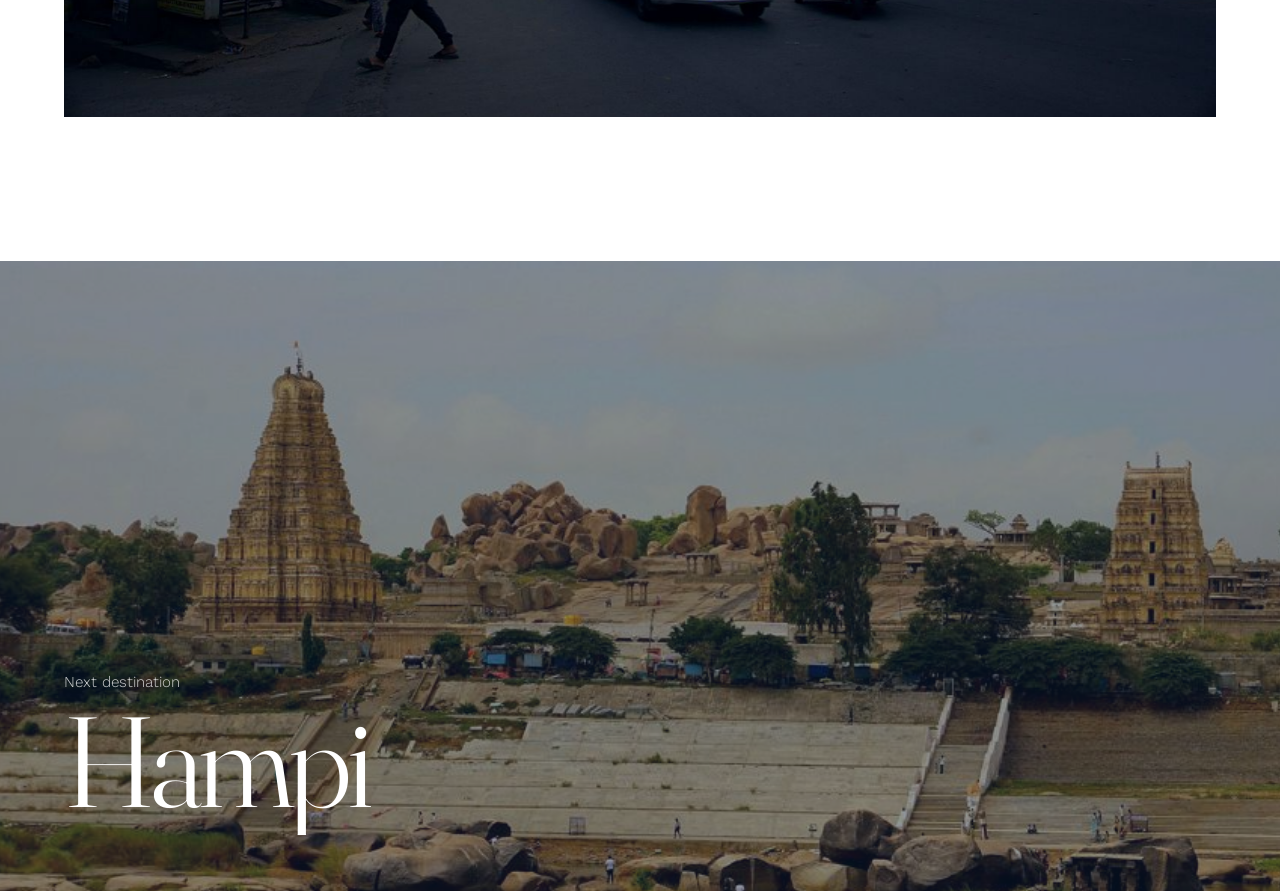
<file: bangalore.html>
<!DOCTYPE html>
<html lang="en">
<head>
<meta charset="UTF-8">
<meta name="viewport" content="width=device-width, initial-scale=1.0">
<title>Bangalore — Valentin Walendy</title>
<meta name="description" content="Photographs of Bangalore, Karnataka, India.">
<link rel="preload" href="assets/fraunces-var.woff2" as="font" type="font/woff2" crossorigin>
<link rel="preload" as="image" href="photos/bangalore1.jpg">
<link rel="stylesheet" href="style.css">
<link rel="stylesheet" href="about.css">
<link rel="stylesheet" href="place.css">
</head>
<body class="ab pl">

<nav class="nav ab-nav pl-nav">
  <div class="nav-left">
    <a href="index.html" class="nav-logo">Valentin Walendy</a>
    <a href="about.html" class="about-link">About</a>
  </div>
  <div class="nav-links">
    <a href="destinations.html">All destinations</a>
  </div>
</nav>

<header class="pl-hero">
  <div class="pl-hero-img"><img src="photos/bangalore1.jpg" alt="" width="1400" height="781"></div>
  <div class="pl-hero-text">
    <h1 class="pl-title" data-split="chars">Bangalore</h1>
    <p class="pl-sub">Karnataka, India. 20 photographs</p>
  </div>
</header>

<main>
  <section class="pl-intro">
    <p data-split="words" data-reveal>Where I lived for two months during my internship. Mostly everyday streets: auto-rickshaws, corner shops, busy kitchens and the city's temples.</p>
  </section>

  <section class="pl-essay" aria-label="Photographs">
    <div class="row row-full">
      <figure class="pf" data-i="0" tabindex="0" role="button" aria-label="Open photo 1"><img src="photos/m/bangalore3.jpg" data-full="photos/bangalore3.jpg" alt="" width="1400" height="933" loading="lazy"></figure>
    </div>
    <div class="row row-pair" style="grid-template-columns: 0.666fr 0.666fr">
      <figure class="pf" data-i="1" tabindex="0" role="button" aria-label="Open photo 2"><img src="photos/m/bangalore4.jpg" data-full="photos/bangalore4.jpg" alt="" width="933" height="1400" loading="lazy"></figure>
      <figure class="pf" data-i="2" tabindex="0" role="button" aria-label="Open photo 3"><img src="photos/m/bangalore5.jpg" data-full="photos/bangalore5.jpg" alt="" width="933" height="1400" loading="lazy"></figure>
    </div>
    <div class="row row-full">
      <figure class="pf" data-i="3" tabindex="0" role="button" aria-label="Open photo 4"><img src="photos/m/bangalore8.jpg" data-full="photos/bangalore8.jpg" alt="" width="1400" height="917" loading="lazy"></figure>
    </div>
    <div class="row row-offset">
      <figure class="pf" data-i="4" tabindex="0" role="button" aria-label="Open photo 5"><img src="photos/m/bangalore12.jpg" data-full="photos/bangalore12.jpg" alt="" width="1400" height="933" loading="lazy"></figure>
      <figure class="pf" data-i="5" tabindex="0" role="button" aria-label="Open photo 6"><img src="photos/m/bangalore2.jpg" data-full="photos/bangalore2.jpg" alt="" width="933" height="1400" loading="lazy"></figure>
    </div>
    <div class="row row-wide">
      <figure class="pf" data-i="6" tabindex="0" role="button" aria-label="Open photo 7"><img src="photos/m/bangalore17.jpg" data-full="photos/bangalore17.jpg" alt="" width="1400" height="935" loading="lazy"></figure>
    </div>
    <div class="row row-pair" style="grid-template-columns: 1.501fr 1.501fr">
      <figure class="pf" data-i="7" tabindex="0" role="button" aria-label="Open photo 8"><img src="photos/m/bangalore10.jpg" data-full="photos/bangalore10.jpg" alt="" width="1400" height="933" loading="lazy"></figure>
      <figure class="pf" data-i="8" tabindex="0" role="button" aria-label="Open photo 9"><img src="photos/m/bangalore6.jpg" data-full="photos/bangalore6.jpg" alt="" width="1400" height="933" loading="lazy"></figure>
    </div>
    <div class="row row-solo">
      <figure class="pf" data-i="9" tabindex="0" role="button" aria-label="Open photo 10"><img src="photos/m/bangalore20.jpg" data-full="photos/bangalore20.jpg" alt="" width="933" height="1400" loading="lazy"></figure>
    </div>
    <div class="row row-pair" style="grid-template-columns: 1.501fr 1.501fr">
      <figure class="pf" data-i="10" tabindex="0" role="button" aria-label="Open photo 11"><img src="photos/m/bangalore13.jpg" data-full="photos/bangalore13.jpg" alt="" width="1400" height="933" loading="lazy"></figure>
      <figure class="pf" data-i="11" tabindex="0" role="button" aria-label="Open photo 12"><img src="photos/m/bangalore19.jpg" data-full="photos/bangalore19.jpg" alt="" width="1400" height="933" loading="lazy"></figure>
    </div>
    <div class="row row-full">
      <figure class="pf" data-i="12" tabindex="0" role="button" aria-label="Open photo 13"><img src="photos/m/bangalore16.jpg" data-full="photos/bangalore16.jpg" alt="" width="1400" height="935" loading="lazy"></figure>
    </div>
    <div class="row row-offset-rev">
      <figure class="pf" data-i="13" tabindex="0" role="button" aria-label="Open photo 14"><img src="photos/m/bangalore11.jpg" data-full="photos/bangalore11.jpg" alt="" width="1400" height="933" loading="lazy"></figure>
      <figure class="pf" data-i="14" tabindex="0" role="button" aria-label="Open photo 15"><img src="photos/m/bangalore15.jpg" data-full="photos/bangalore15.jpg" alt="" width="1400" height="789" loading="lazy"></figure>
    </div>
    <div class="row row-full">
      <figure class="pf" data-i="15" tabindex="0" role="button" aria-label="Open photo 16"><img src="photos/m/bangalore14.jpg" data-full="photos/bangalore14.jpg" alt="" width="1400" height="933" loading="lazy"></figure>
    </div>
    <div class="row row-pair" style="grid-template-columns: 1.499fr 1.497fr">
      <figure class="pf" data-i="16" tabindex="0" role="button" aria-label="Open photo 17"><img src="photos/m/bangalore7.jpg" data-full="photos/bangalore7.jpg" alt="" width="1400" height="934" loading="lazy"></figure>
      <figure class="pf" data-i="17" tabindex="0" role="button" aria-label="Open photo 18"><img src="photos/m/bangalore18.jpg" data-full="photos/bangalore18.jpg" alt="" width="1400" height="935" loading="lazy"></figure>
    </div>
    <div class="row row-full">
      <figure class="pf" data-i="18" tabindex="0" role="button" aria-label="Open photo 19"><img src="photos/m/bangalore9.jpg" data-full="photos/bangalore9.jpg" alt="" width="1400" height="935" loading="lazy"></figure>
    </div>
  </section>

  <a class="pl-next" href="hampi.html">
    <span class="pl-next-img"><img src="assets/dest/hampi-1.jpg" alt="" loading="lazy"></span>
    <span class="pl-next-text">
      <span class="pl-next-label">Next destination</span>
      <span class="pl-next-name" data-split="chars" data-reveal>Hampi</span>
    </span>
  </a>
</main>

<div class="lb" role="dialog" aria-modal="true" aria-label="Photo viewer" hidden>
  <img class="lb-img" alt="">
  <button class="lb-btn lb-close" type="button" aria-label="Close">
    <svg viewBox="0 0 24 24"><path d="M6 6l12 12M18 6 6 18"/></svg>
  </button>
  <button class="lb-btn lb-prev" type="button" aria-label="Previous photo">
    <svg viewBox="0 0 24 24"><path d="M15 5l-7 7 7 7"/></svg>
  </button>
  <button class="lb-btn lb-next" type="button" aria-label="Next photo">
    <svg viewBox="0 0 24 24"><path d="M9 5l7 7-7 7"/></svg>
  </button>
  <span class="lb-count"></span>
</div>

<nav class="dock" aria-label="Quick links">
  <button class="dock-i dock-back" type="button" data-tip="Back" aria-label="Go back" data-fallback="destinations.html">
    <svg viewBox="0 0 24 24"><path d="M19 12H5M11 6l-6 6 6 6"/></svg>
  </button>
  <span class="dock-sep" aria-hidden="true"></span>
  <a class="dock-i" href="index.html" data-tip="Home" aria-label="Home">
    <svg viewBox="0 0 24 24"><path d="M4 10.5 12 4l8 6.5V20a1 1 0 0 1-1 1h-4.5v-6h-5v6H5a1 1 0 0 1-1-1z"/></svg>
  </a>
  <a class="dock-i" href="destinations.html" data-tip="Destinations" aria-label="Destinations">
    <svg viewBox="0 0 24 24"><circle cx="12" cy="12" r="8.5"/><path d="M3.5 12h17M12 3.5c2.4 2.4 3.6 5.2 3.6 8.5s-1.2 6.1-3.6 8.5c-2.4-2.4-3.6-5.2-3.6-8.5s1.2-6.1 3.6-8.5z"/></svg>
  </a>
  <span class="dock-sep" aria-hidden="true"></span>
  <a class="dock-i" href="https://github.com/vwalendy" target="_blank" rel="noopener" data-tip="GitHub" aria-label="GitHub">
    <svg viewBox="0 0 24 24" class="fill"><path d="M12 2.5a9.5 9.5 0 0 0-3 18.5c.5.1.7-.2.7-.5v-1.7c-2.6.6-3.2-1.2-3.2-1.2-.4-1.1-1-1.4-1-1.4-.9-.6 0-.6 0-.6 1 .1 1.5 1 1.5 1 .9 1.5 2.3 1.1 2.9.8.1-.6.3-1.1.6-1.3-2.1-.2-4.3-1-4.3-4.6 0-1 .4-1.9 1-2.6-.1-.2-.4-1.2.1-2.5 0 0 .8-.3 2.6 1a9 9 0 0 1 4.8 0c1.8-1.3 2.6-1 2.6-1 .5 1.3.2 2.3.1 2.5.6.7 1 1.6 1 2.6 0 3.7-2.2 4.4-4.3 4.6.3.3.6.9.6 1.8v2.7c0 .3.2.6.7.5A9.5 9.5 0 0 0 12 2.5z"/></svg>
  </a>
  <a class="dock-i" href="https://www.linkedin.com/in/valentin-walendy-a16ba2328/" target="_blank" rel="noopener" data-tip="LinkedIn" aria-label="LinkedIn">
    <svg viewBox="0 0 24 24" class="fill"><path d="M5.2 8.8h3.1V19H5.2zM6.8 4a1.8 1.8 0 1 1 0 3.6 1.8 1.8 0 0 1 0-3.6zM10.3 8.8h3v1.4c.4-.8 1.5-1.6 3-1.6 3.2 0 3.8 2.1 3.8 4.8V19H17v-5c0-1.2 0-2.7-1.7-2.7s-1.9 1.3-1.9 2.6V19h-3.1z"/></svg>
  </a>
  <a class="dock-i" href="mailto:valentin.walendy@epfl.ch" data-tip="valentin.walendy@epfl.ch" aria-label="Email valentin.walendy@epfl.ch">
    <svg viewBox="0 0 24 24"><rect x="3.5" y="5.5" width="17" height="13" rx="2"/><path d="m4 7 8 6 8-6"/></svg>
  </a>
</nav>

<script src="site.js"></script>
<script src="cursor.js"></script>
<script src="place.js"></script>
</body>
</html>
</file>
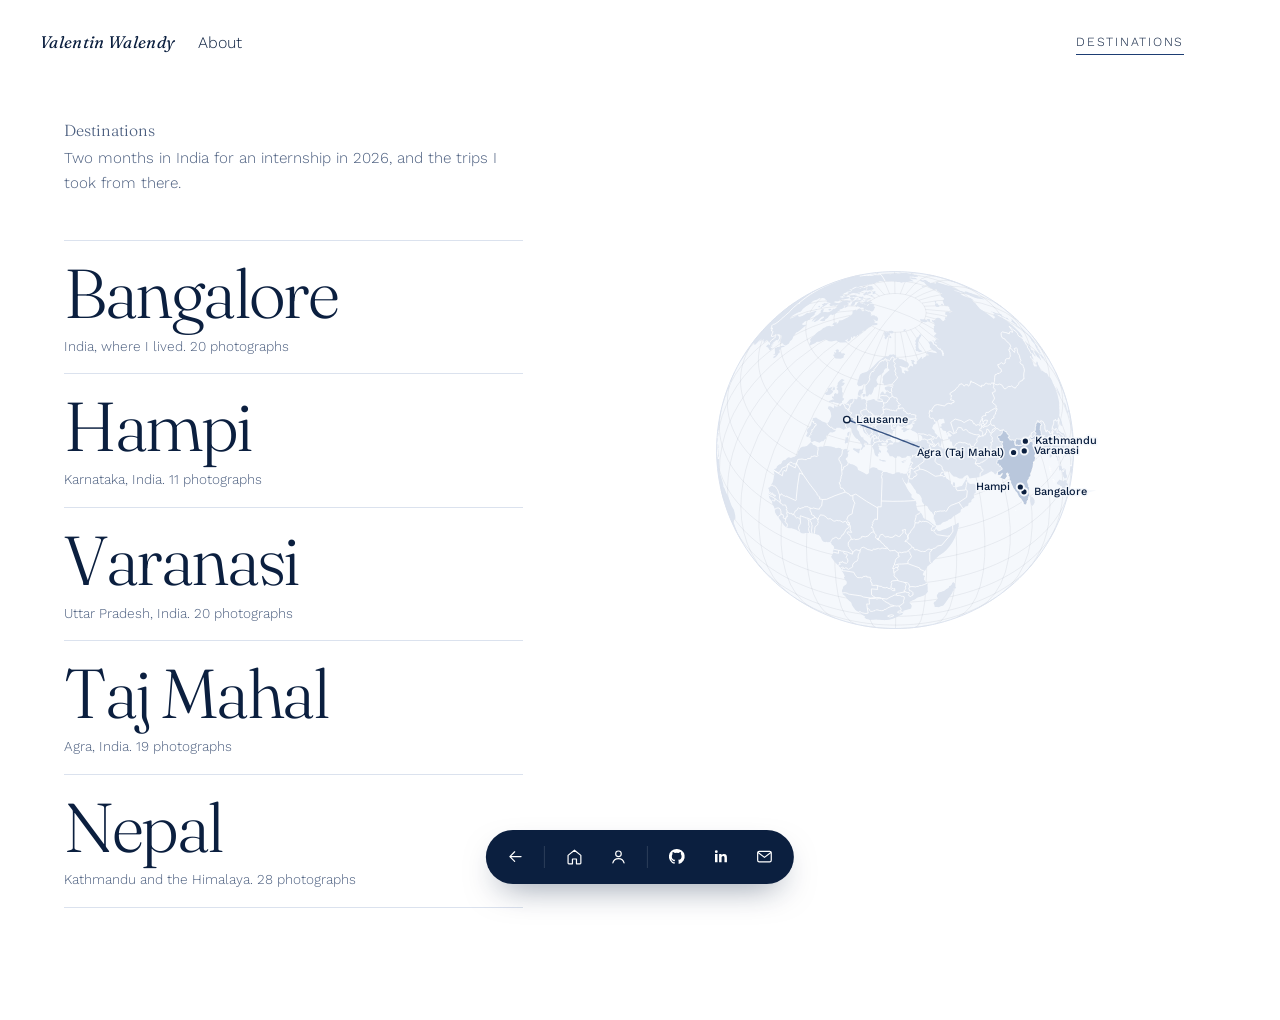
<file: destinations.html>
<!DOCTYPE html>
<html lang="en">
<head>
<meta charset="UTF-8">
<meta name="viewport" content="width=device-width, initial-scale=1.0">
<title>Destinations — Valentin Walendy</title>
<meta name="description" content="Photographs from India and Nepal, 2026.">
<link rel="preload" href="assets/fraunces-var.woff2" as="font" type="font/woff2" crossorigin>
<link rel="stylesheet" href="style.css">
<link rel="stylesheet" href="about.css">
<link rel="stylesheet" href="dest.css">
</head>
<body class="ab dest">

<nav class="nav ab-nav">
  <div class="nav-left">
    <a href="index.html" class="nav-logo">Valentin Walendy</a>
    <a href="about.html" class="about-link">About</a>
  </div>
  <div class="nav-links">
    <a href="destinations.html" class="active">Destinations</a>
  </div>
</nav>

<main class="dest-main">

  <section class="dest-list-wrap" aria-labelledby="dest-title">
    <h1 id="dest-title" class="dest-title" data-split="chars">Destinations</h1>
    <p class="dest-intro">Two months in India for an internship in 2026, and the trips I took from there.</p>

    <ol class="dest-list">
      <li><a class="dest-item" href="bangalore.html" data-key="bangalore">
        <span class="dest-name" data-split="chars">Bangalore</span>
        <span class="dest-meta">India, where I lived. 20 photographs</span>
      </a></li>
      <li><a class="dest-item" href="hampi.html" data-key="hampi">
        <span class="dest-name" data-split="chars">Hampi</span>
        <span class="dest-meta">Karnataka, India. 11 photographs</span>
      </a></li>
      <li><a class="dest-item" href="varanasi.html" data-key="varanasi">
        <span class="dest-name" data-split="chars">Varanasi</span>
        <span class="dest-meta">Uttar Pradesh, India. 20 photographs</span>
      </a></li>
      <li><a class="dest-item" href="taj.html" data-key="taj">
        <span class="dest-name" data-split="chars">Taj Mahal</span>
        <span class="dest-meta">Agra, India. 19 photographs</span>
      </a></li>
      <li><a class="dest-item" href="nepal.html" data-key="nepal">
        <span class="dest-name" data-split="chars">Nepal</span>
        <span class="dest-meta">Kathmandu and the Himalaya. 28 photographs</span>
      </a></li>
    </ol>
  </section>

  <section class="dest-stage" aria-hidden="true">
    <div class="dest-globe">
      <canvas></canvas>
      <span class="dest-pin-label"></span>
    </div>
    <div class="dest-stacks">
      <div class="stack" data-key="bangalore">
        <img src="assets/dest/bangalore-1.jpg" alt="" loading="lazy" width="900" height="502">
        <img src="assets/dest/bangalore-2.jpg" alt="" loading="lazy" width="900" height="600">
        <img src="assets/dest/bangalore-3.jpg" alt="" loading="lazy" width="900" height="590">
      </div>
      <div class="stack" data-key="hampi">
        <img src="assets/dest/hampi-1.jpg" alt="" loading="lazy" width="900" height="600">
        <img src="assets/dest/hampi-2.jpg" alt="" loading="lazy" width="600" height="900" class="tall">
        <img src="assets/dest/hampi-3.jpg" alt="" loading="lazy" width="900" height="600">
      </div>
      <div class="stack" data-key="varanasi">
        <img src="assets/dest/varanasi-1.jpg" alt="" loading="lazy" width="900" height="600">
        <img src="assets/dest/varanasi-2.jpg" alt="" loading="lazy" width="900" height="600">
        <img src="assets/dest/varanasi-3.jpg" alt="" loading="lazy" width="900" height="600">
      </div>
      <div class="stack" data-key="taj">
        <img src="assets/dest/taj-1.jpg" alt="" loading="lazy" width="900" height="600">
        <img src="assets/dest/taj-2.jpg" alt="" loading="lazy" width="900" height="600">
        <img src="assets/dest/taj-3.jpg" alt="" loading="lazy" width="900" height="600">
      </div>
      <div class="stack" data-key="nepal">
        <img src="assets/dest/nepal-1.jpg" alt="" loading="lazy" width="900" height="600">
        <img src="assets/dest/nepal-2.jpg" alt="" loading="lazy" width="600" height="900" class="tall">
        <img src="assets/dest/nepal-3.jpg" alt="" loading="lazy" width="900" height="600">
      </div>
    </div>
  </section>

</main>

<nav class="dock" aria-label="Quick links">
  <button class="dock-i dock-back" type="button" data-tip="Back" aria-label="Go back" data-fallback="index.html">
    <svg viewBox="0 0 24 24"><path d="M19 12H5M11 6l-6 6 6 6"/></svg>
  </button>
  <span class="dock-sep" aria-hidden="true"></span>
  <a class="dock-i" href="index.html" data-tip="Home" aria-label="Home">
    <svg viewBox="0 0 24 24"><path d="M4 10.5 12 4l8 6.5V20a1 1 0 0 1-1 1h-4.5v-6h-5v6H5a1 1 0 0 1-1-1z"/></svg>
  </a>
  <a class="dock-i" href="about.html" data-tip="About" aria-label="About">
    <svg viewBox="0 0 24 24"><circle cx="12" cy="8.5" r="3.5"/><path d="M5 20c.8-3.6 3.6-5.5 7-5.5s6.2 1.9 7 5.5"/></svg>
  </a>
  <span class="dock-sep" aria-hidden="true"></span>
  <a class="dock-i" href="https://github.com/vwalendy" target="_blank" rel="noopener" data-tip="GitHub" aria-label="GitHub">
    <svg viewBox="0 0 24 24" class="fill"><path d="M12 2.5a9.5 9.5 0 0 0-3 18.5c.5.1.7-.2.7-.5v-1.7c-2.6.6-3.2-1.2-3.2-1.2-.4-1.1-1-1.4-1-1.4-.9-.6 0-.6 0-.6 1 .1 1.5 1 1.5 1 .9 1.5 2.3 1.1 2.9.8.1-.6.3-1.1.6-1.3-2.1-.2-4.3-1-4.3-4.6 0-1 .4-1.9 1-2.6-.1-.2-.4-1.2.1-2.5 0 0 .8-.3 2.6 1a9 9 0 0 1 4.8 0c1.8-1.3 2.6-1 2.6-1 .5 1.3.2 2.3.1 2.5.6.7 1 1.6 1 2.6 0 3.7-2.2 4.4-4.3 4.6.3.3.6.9.6 1.8v2.7c0 .3.2.6.7.5A9.5 9.5 0 0 0 12 2.5z"/></svg>
  </a>
  <a class="dock-i" href="https://www.linkedin.com/in/valentin-walendy-a16ba2328/" target="_blank" rel="noopener" data-tip="LinkedIn" aria-label="LinkedIn">
    <svg viewBox="0 0 24 24" class="fill"><path d="M5.2 8.8h3.1V19H5.2zM6.8 4a1.8 1.8 0 1 1 0 3.6 1.8 1.8 0 0 1 0-3.6zM10.3 8.8h3v1.4c.4-.8 1.5-1.6 3-1.6 3.2 0 3.8 2.1 3.8 4.8V19H17v-5c0-1.2 0-2.7-1.7-2.7s-1.9 1.3-1.9 2.6V19h-3.1z"/></svg>
  </a>
  <a class="dock-i" href="mailto:valentin.walendy@epfl.ch" data-tip="valentin.walendy@epfl.ch" aria-label="Email valentin.walendy@epfl.ch">
    <svg viewBox="0 0 24 24"><rect x="3.5" y="5.5" width="17" height="13" rx="2"/><path d="m4 7 8 6 8-6"/></svg>
  </a>
</nav>

<script src="site.js"></script>
<script src="cursor.js"></script>
<script src="assets/geo/d3-array.min.js"></script>
<script src="assets/geo/d3-geo.min.js"></script>
<script src="assets/geo/topojson-client.min.js"></script>
<script src="dest.js"></script>
</body>
</html>
</file>
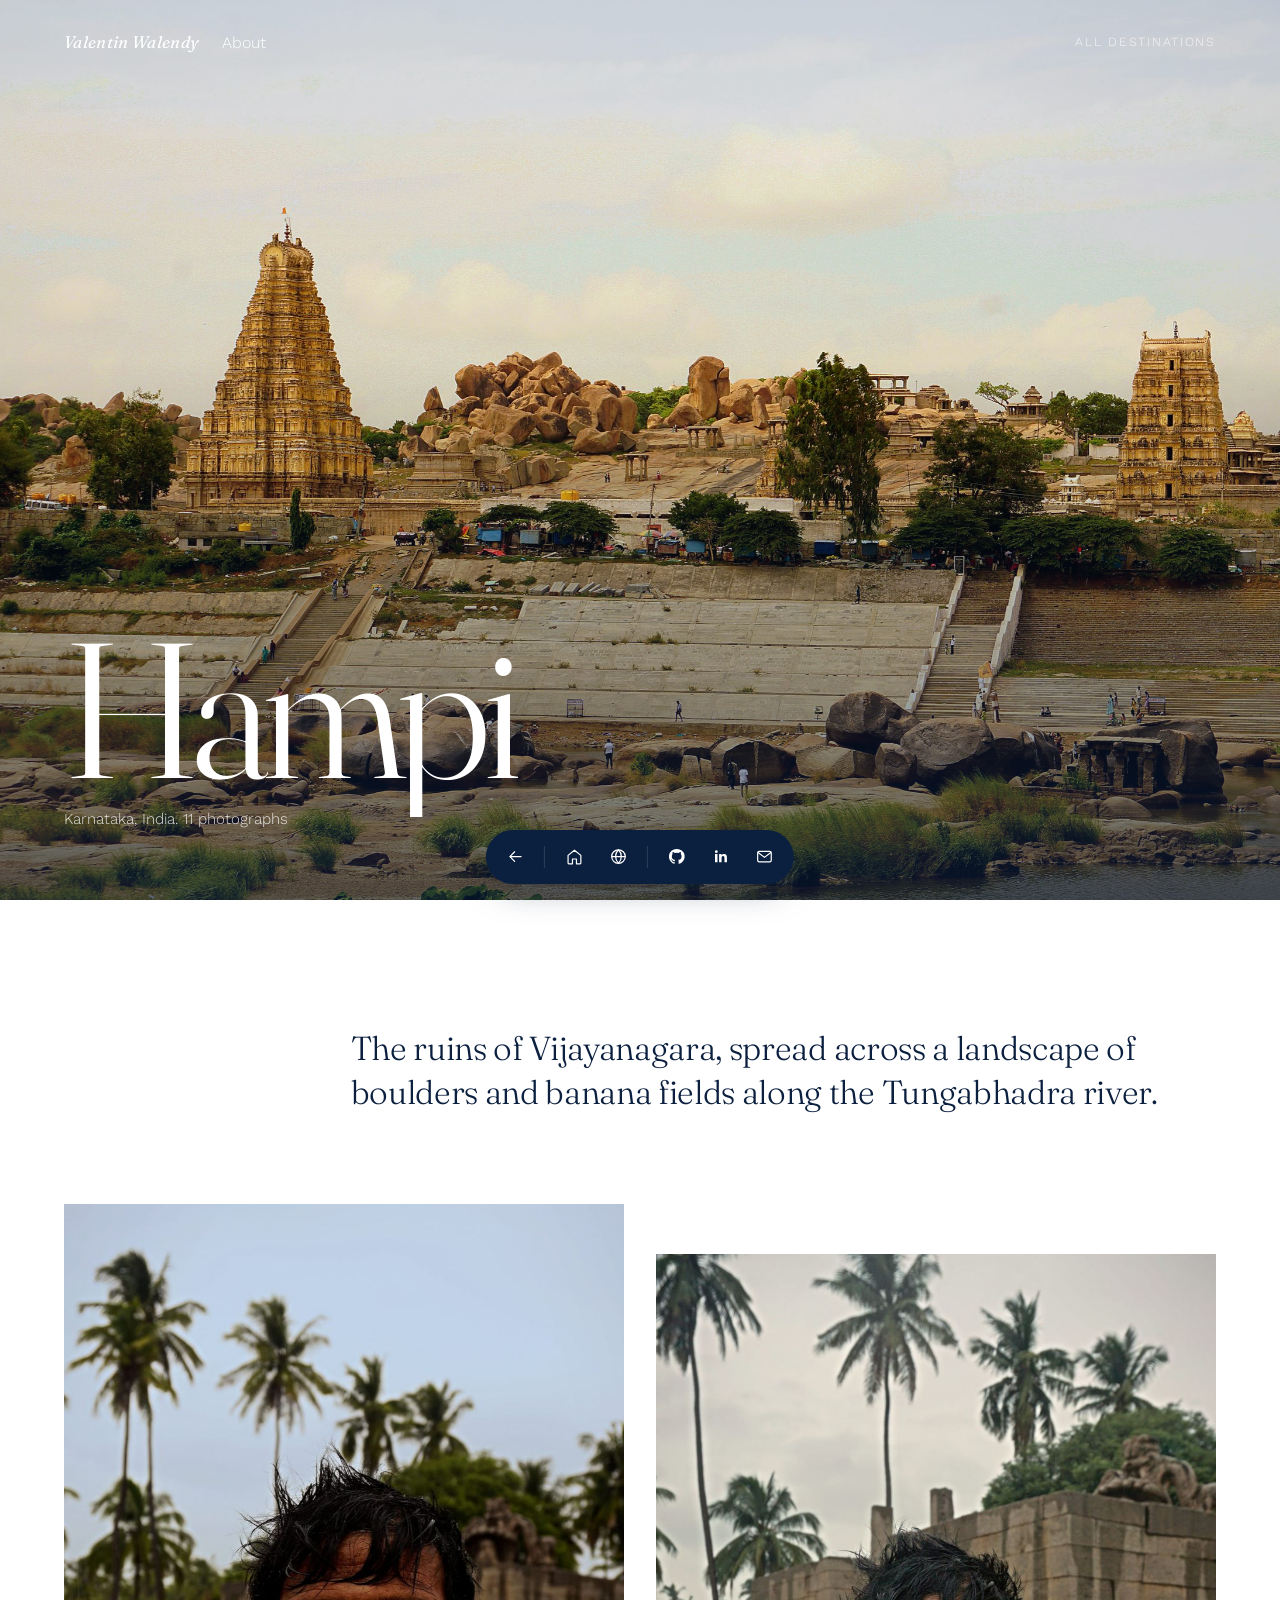
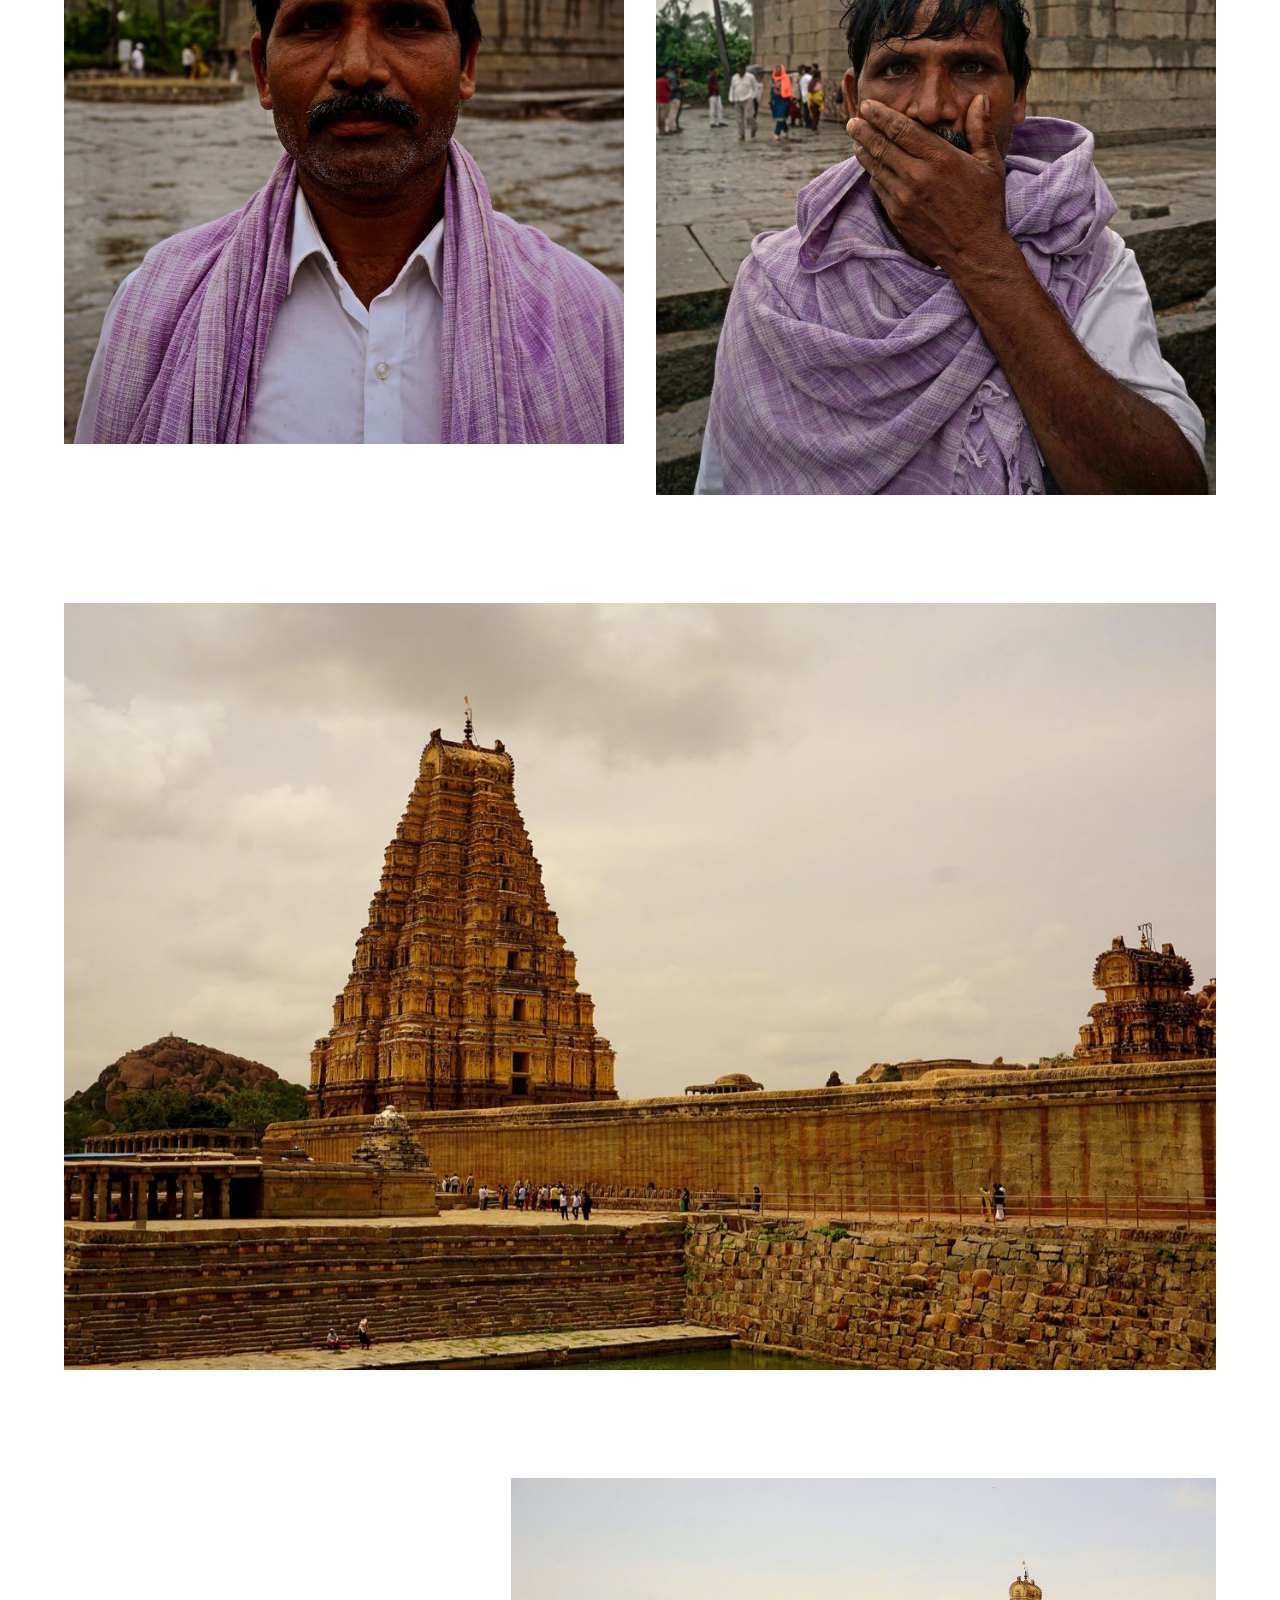
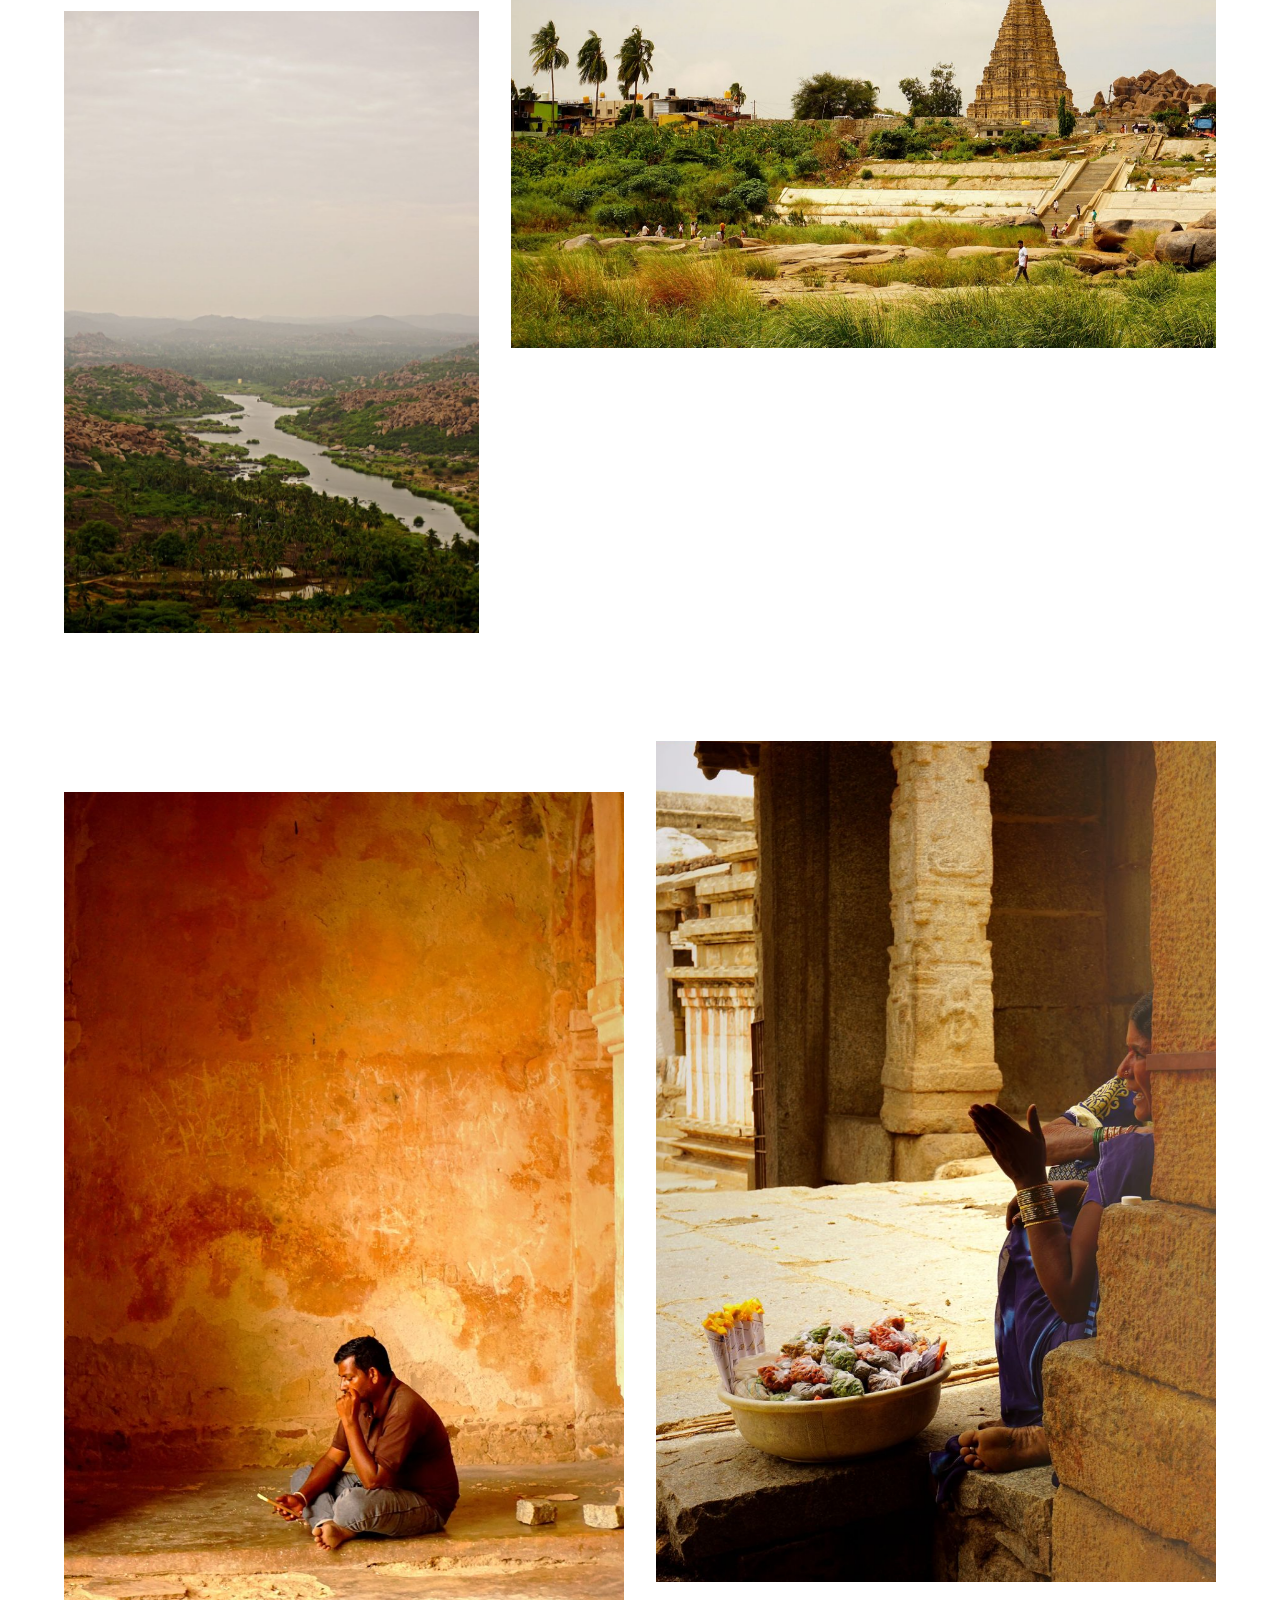
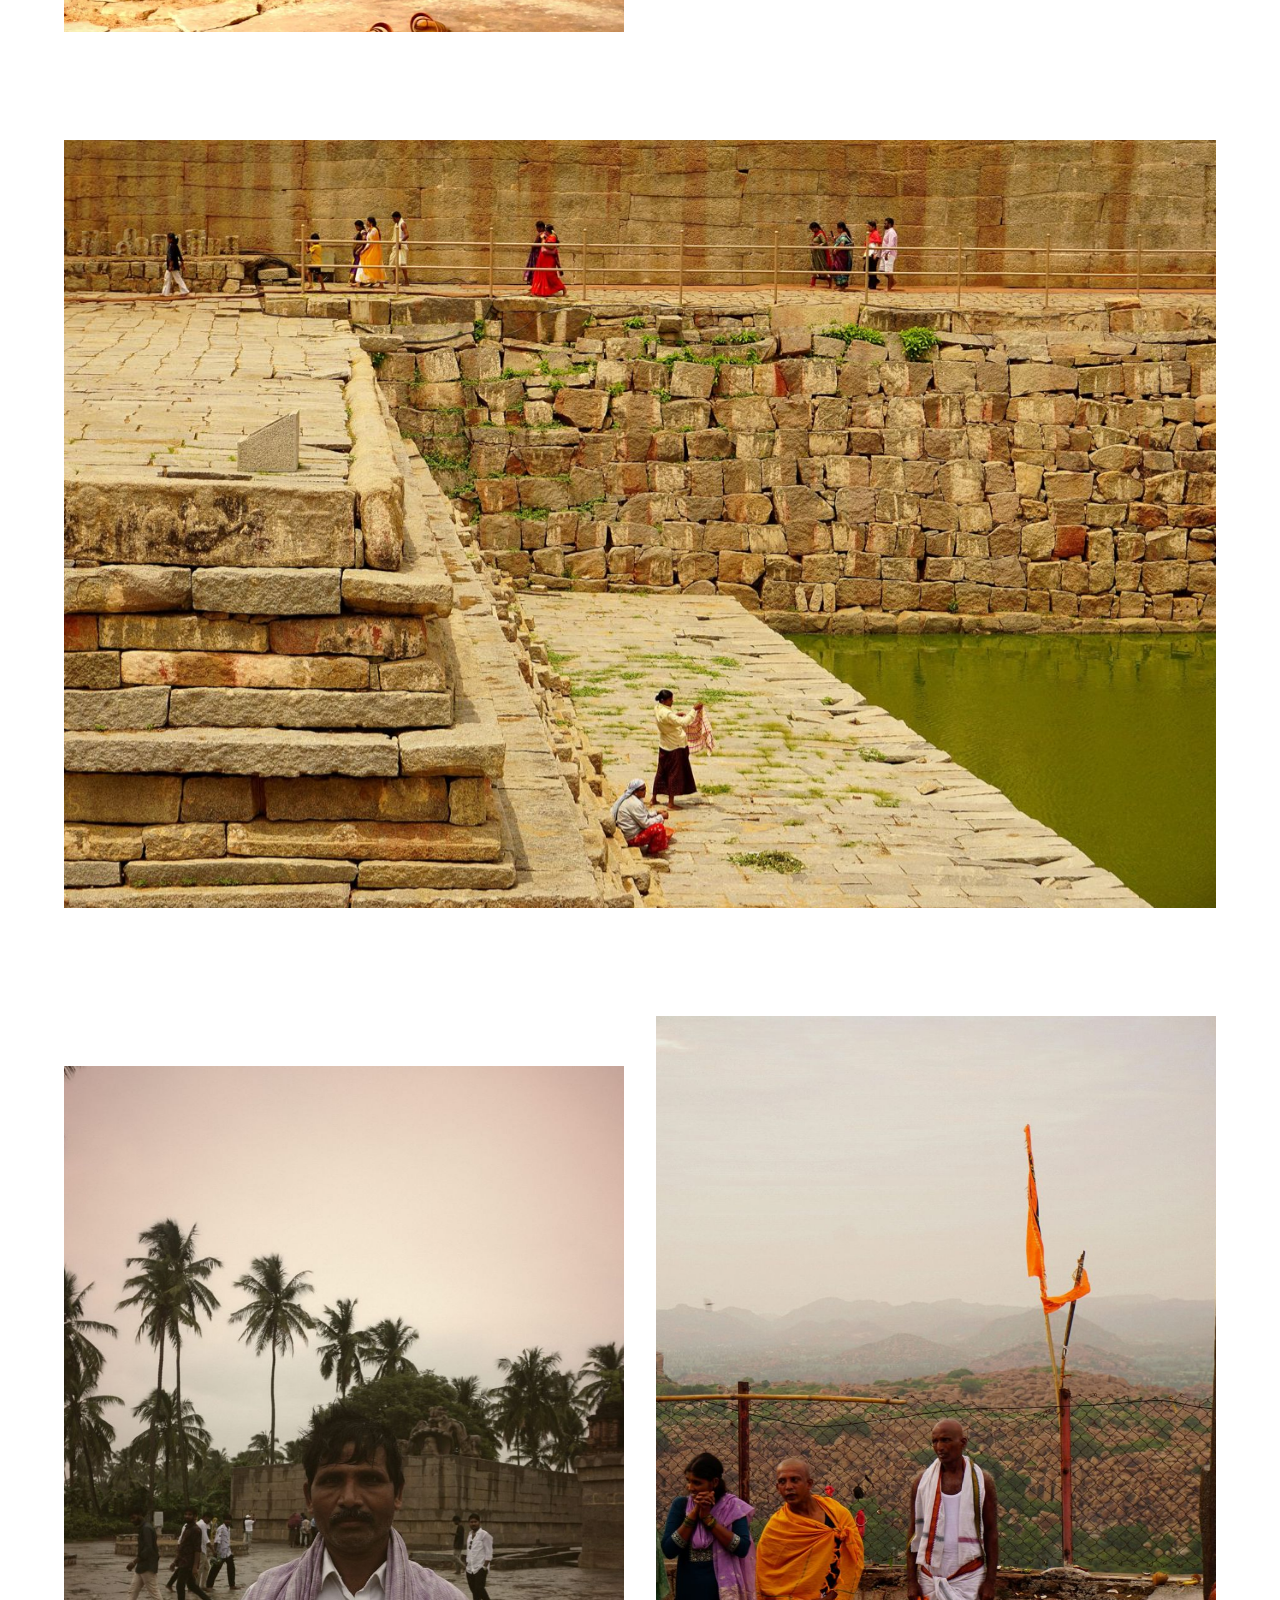
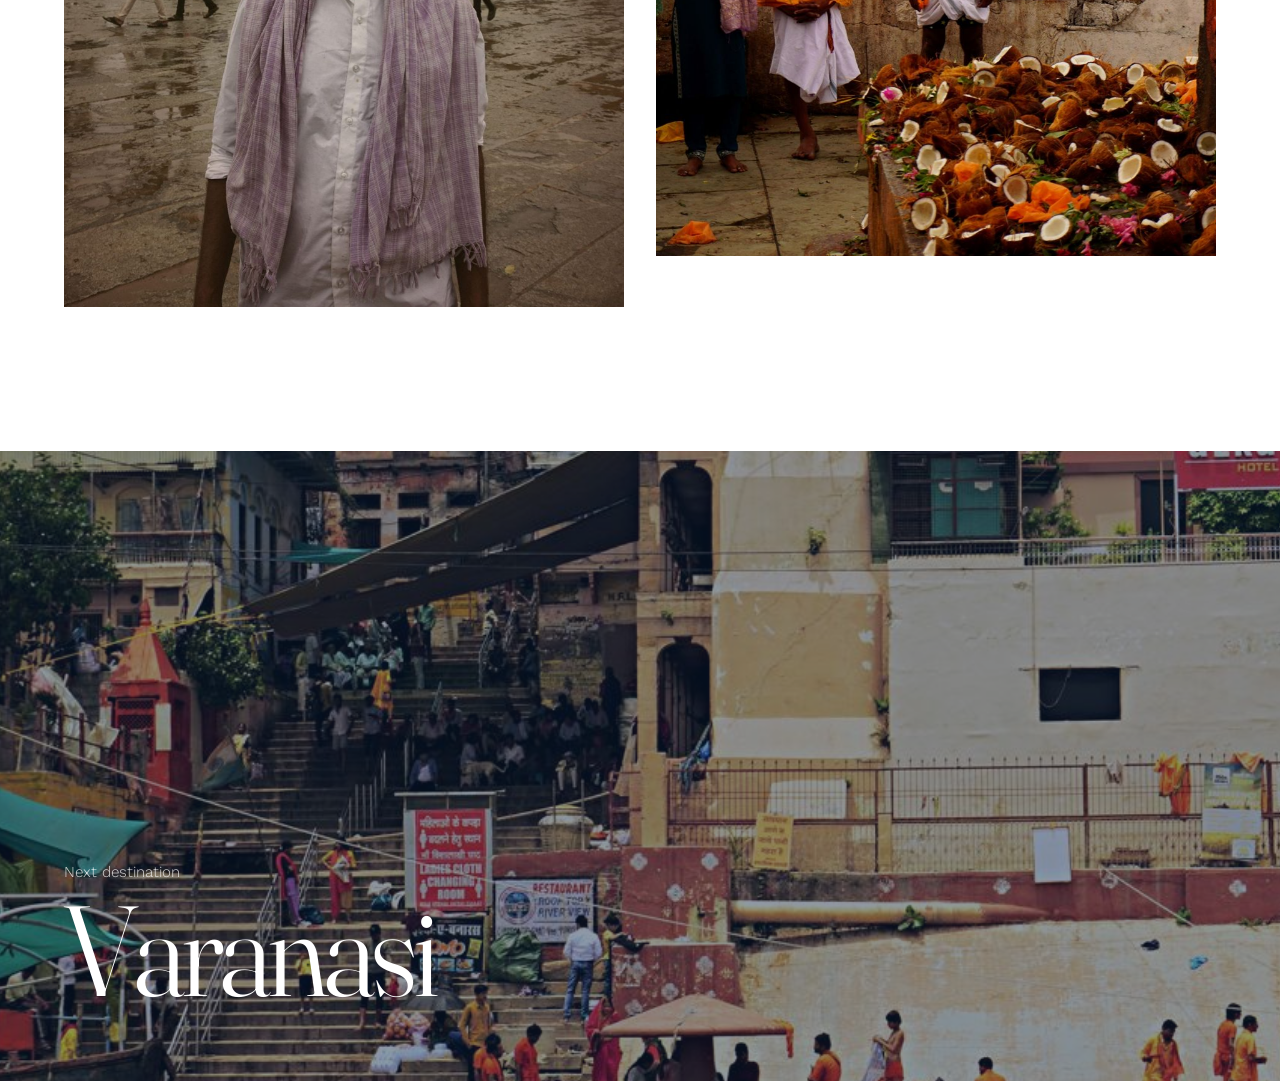
<file: hampi.html>
<!DOCTYPE html>
<html lang="en">
<head>
<meta charset="UTF-8">
<meta name="viewport" content="width=device-width, initial-scale=1.0">
<title>Hampi — Valentin Walendy</title>
<meta name="description" content="Photographs of Hampi, Karnataka, India.">
<link rel="preload" href="assets/fraunces-var.woff2" as="font" type="font/woff2" crossorigin>
<link rel="preload" as="image" href="photos/hampi1.jpg">
<link rel="stylesheet" href="style.css">
<link rel="stylesheet" href="about.css">
<link rel="stylesheet" href="place.css">
</head>
<body class="ab pl">

<nav class="nav ab-nav pl-nav">
  <div class="nav-left">
    <a href="index.html" class="nav-logo">Valentin Walendy</a>
    <a href="about.html" class="about-link">About</a>
  </div>
  <div class="nav-links">
    <a href="destinations.html">All destinations</a>
  </div>
</nav>

<header class="pl-hero">
  <div class="pl-hero-img"><img src="photos/hampi1.jpg" alt="" width="1400" height="933"></div>
  <div class="pl-hero-text">
    <h1 class="pl-title" data-split="chars">Hampi</h1>
    <p class="pl-sub">Karnataka, India. 11 photographs</p>
  </div>
</header>

<main>
  <section class="pl-intro">
    <p data-split="words" data-reveal>The ruins of Vijayanagara, spread across a landscape of boulders and banana fields along the Tungabhadra river.</p>
  </section>

  <section class="pl-essay" aria-label="Photographs">
    <div class="row row-pair" style="grid-template-columns: 0.666fr 0.666fr">
      <figure class="pf" data-i="0" tabindex="0" role="button" aria-label="Open photo 1"><img src="photos/m/hampi3.jpg" data-full="photos/hampi3.jpg" alt="" width="933" height="1400" loading="lazy"></figure>
      <figure class="pf" data-i="1" tabindex="0" role="button" aria-label="Open photo 2"><img src="photos/m/hampi5.jpg" data-full="photos/hampi5.jpg" alt="" width="933" height="1400" loading="lazy"></figure>
    </div>
    <div class="row row-full">
      <figure class="pf" data-i="2" tabindex="0" role="button" aria-label="Open photo 3"><img src="photos/m/hampi10.jpg" data-full="photos/hampi10.jpg" alt="" width="1400" height="933" loading="lazy"></figure>
    </div>
    <div class="row row-offset-rev">
      <figure class="pf" data-i="3" tabindex="0" role="button" aria-label="Open photo 4"><img src="photos/m/hampi6.jpg" data-full="photos/hampi6.jpg" alt="" width="933" height="1400" loading="lazy"></figure>
      <figure class="pf" data-i="4" tabindex="0" role="button" aria-label="Open photo 5"><img src="photos/m/hampi8.jpg" data-full="photos/hampi8.jpg" alt="" width="1400" height="933" loading="lazy"></figure>
    </div>
    <div class="row row-pair" style="grid-template-columns: 0.666fr 0.666fr">
      <figure class="pf" data-i="5" tabindex="0" role="button" aria-label="Open photo 6"><img src="photos/m/hampi4.jpg" data-full="photos/hampi4.jpg" alt="" width="933" height="1400" loading="lazy"></figure>
      <figure class="pf" data-i="6" tabindex="0" role="button" aria-label="Open photo 7"><img src="photos/m/hampi9.jpg" data-full="photos/hampi9.jpg" alt="" width="933" height="1400" loading="lazy"></figure>
    </div>
    <div class="row row-full">
      <figure class="pf" data-i="7" tabindex="0" role="button" aria-label="Open photo 8"><img src="photos/m/hampi11.jpg" data-full="photos/hampi11.jpg" alt="" width="1400" height="933" loading="lazy"></figure>
    </div>
    <div class="row row-pair" style="grid-template-columns: 0.666fr 0.666fr">
      <figure class="pf" data-i="8" tabindex="0" role="button" aria-label="Open photo 9"><img src="photos/m/hampi2.jpg" data-full="photos/hampi2.jpg" alt="" width="933" height="1400" loading="lazy"></figure>
      <figure class="pf" data-i="9" tabindex="0" role="button" aria-label="Open photo 10"><img src="photos/m/hampi7.jpg" data-full="photos/hampi7.jpg" alt="" width="933" height="1400" loading="lazy"></figure>
    </div>
  </section>

  <a class="pl-next" href="varanasi.html">
    <span class="pl-next-img"><img src="assets/dest/varanasi-1.jpg" alt="" loading="lazy"></span>
    <span class="pl-next-text">
      <span class="pl-next-label">Next destination</span>
      <span class="pl-next-name" data-split="chars" data-reveal>Varanasi</span>
    </span>
  </a>
</main>

<div class="lb" role="dialog" aria-modal="true" aria-label="Photo viewer" hidden>
  <img class="lb-img" alt="">
  <button class="lb-btn lb-close" type="button" aria-label="Close">
    <svg viewBox="0 0 24 24"><path d="M6 6l12 12M18 6 6 18"/></svg>
  </button>
  <button class="lb-btn lb-prev" type="button" aria-label="Previous photo">
    <svg viewBox="0 0 24 24"><path d="M15 5l-7 7 7 7"/></svg>
  </button>
  <button class="lb-btn lb-next" type="button" aria-label="Next photo">
    <svg viewBox="0 0 24 24"><path d="M9 5l7 7-7 7"/></svg>
  </button>
  <span class="lb-count"></span>
</div>

<nav class="dock" aria-label="Quick links">
  <button class="dock-i dock-back" type="button" data-tip="Back" aria-label="Go back" data-fallback="destinations.html">
    <svg viewBox="0 0 24 24"><path d="M19 12H5M11 6l-6 6 6 6"/></svg>
  </button>
  <span class="dock-sep" aria-hidden="true"></span>
  <a class="dock-i" href="index.html" data-tip="Home" aria-label="Home">
    <svg viewBox="0 0 24 24"><path d="M4 10.5 12 4l8 6.5V20a1 1 0 0 1-1 1h-4.5v-6h-5v6H5a1 1 0 0 1-1-1z"/></svg>
  </a>
  <a class="dock-i" href="destinations.html" data-tip="Destinations" aria-label="Destinations">
    <svg viewBox="0 0 24 24"><circle cx="12" cy="12" r="8.5"/><path d="M3.5 12h17M12 3.5c2.4 2.4 3.6 5.2 3.6 8.5s-1.2 6.1-3.6 8.5c-2.4-2.4-3.6-5.2-3.6-8.5s1.2-6.1 3.6-8.5z"/></svg>
  </a>
  <span class="dock-sep" aria-hidden="true"></span>
  <a class="dock-i" href="https://github.com/vwalendy" target="_blank" rel="noopener" data-tip="GitHub" aria-label="GitHub">
    <svg viewBox="0 0 24 24" class="fill"><path d="M12 2.5a9.5 9.5 0 0 0-3 18.5c.5.1.7-.2.7-.5v-1.7c-2.6.6-3.2-1.2-3.2-1.2-.4-1.1-1-1.4-1-1.4-.9-.6 0-.6 0-.6 1 .1 1.5 1 1.5 1 .9 1.5 2.3 1.1 2.9.8.1-.6.3-1.1.6-1.3-2.1-.2-4.3-1-4.3-4.6 0-1 .4-1.9 1-2.6-.1-.2-.4-1.2.1-2.5 0 0 .8-.3 2.6 1a9 9 0 0 1 4.8 0c1.8-1.3 2.6-1 2.6-1 .5 1.3.2 2.3.1 2.5.6.7 1 1.6 1 2.6 0 3.7-2.2 4.4-4.3 4.6.3.3.6.9.6 1.8v2.7c0 .3.2.6.7.5A9.5 9.5 0 0 0 12 2.5z"/></svg>
  </a>
  <a class="dock-i" href="https://www.linkedin.com/in/valentin-walendy-a16ba2328/" target="_blank" rel="noopener" data-tip="LinkedIn" aria-label="LinkedIn">
    <svg viewBox="0 0 24 24" class="fill"><path d="M5.2 8.8h3.1V19H5.2zM6.8 4a1.8 1.8 0 1 1 0 3.6 1.8 1.8 0 0 1 0-3.6zM10.3 8.8h3v1.4c.4-.8 1.5-1.6 3-1.6 3.2 0 3.8 2.1 3.8 4.8V19H17v-5c0-1.2 0-2.7-1.7-2.7s-1.9 1.3-1.9 2.6V19h-3.1z"/></svg>
  </a>
  <a class="dock-i" href="mailto:valentin.walendy@epfl.ch" data-tip="valentin.walendy@epfl.ch" aria-label="Email valentin.walendy@epfl.ch">
    <svg viewBox="0 0 24 24"><rect x="3.5" y="5.5" width="17" height="13" rx="2"/><path d="m4 7 8 6 8-6"/></svg>
  </a>
</nav>

<script src="site.js"></script>
<script src="cursor.js"></script>
<script src="place.js"></script>
</body>
</html>
</file>
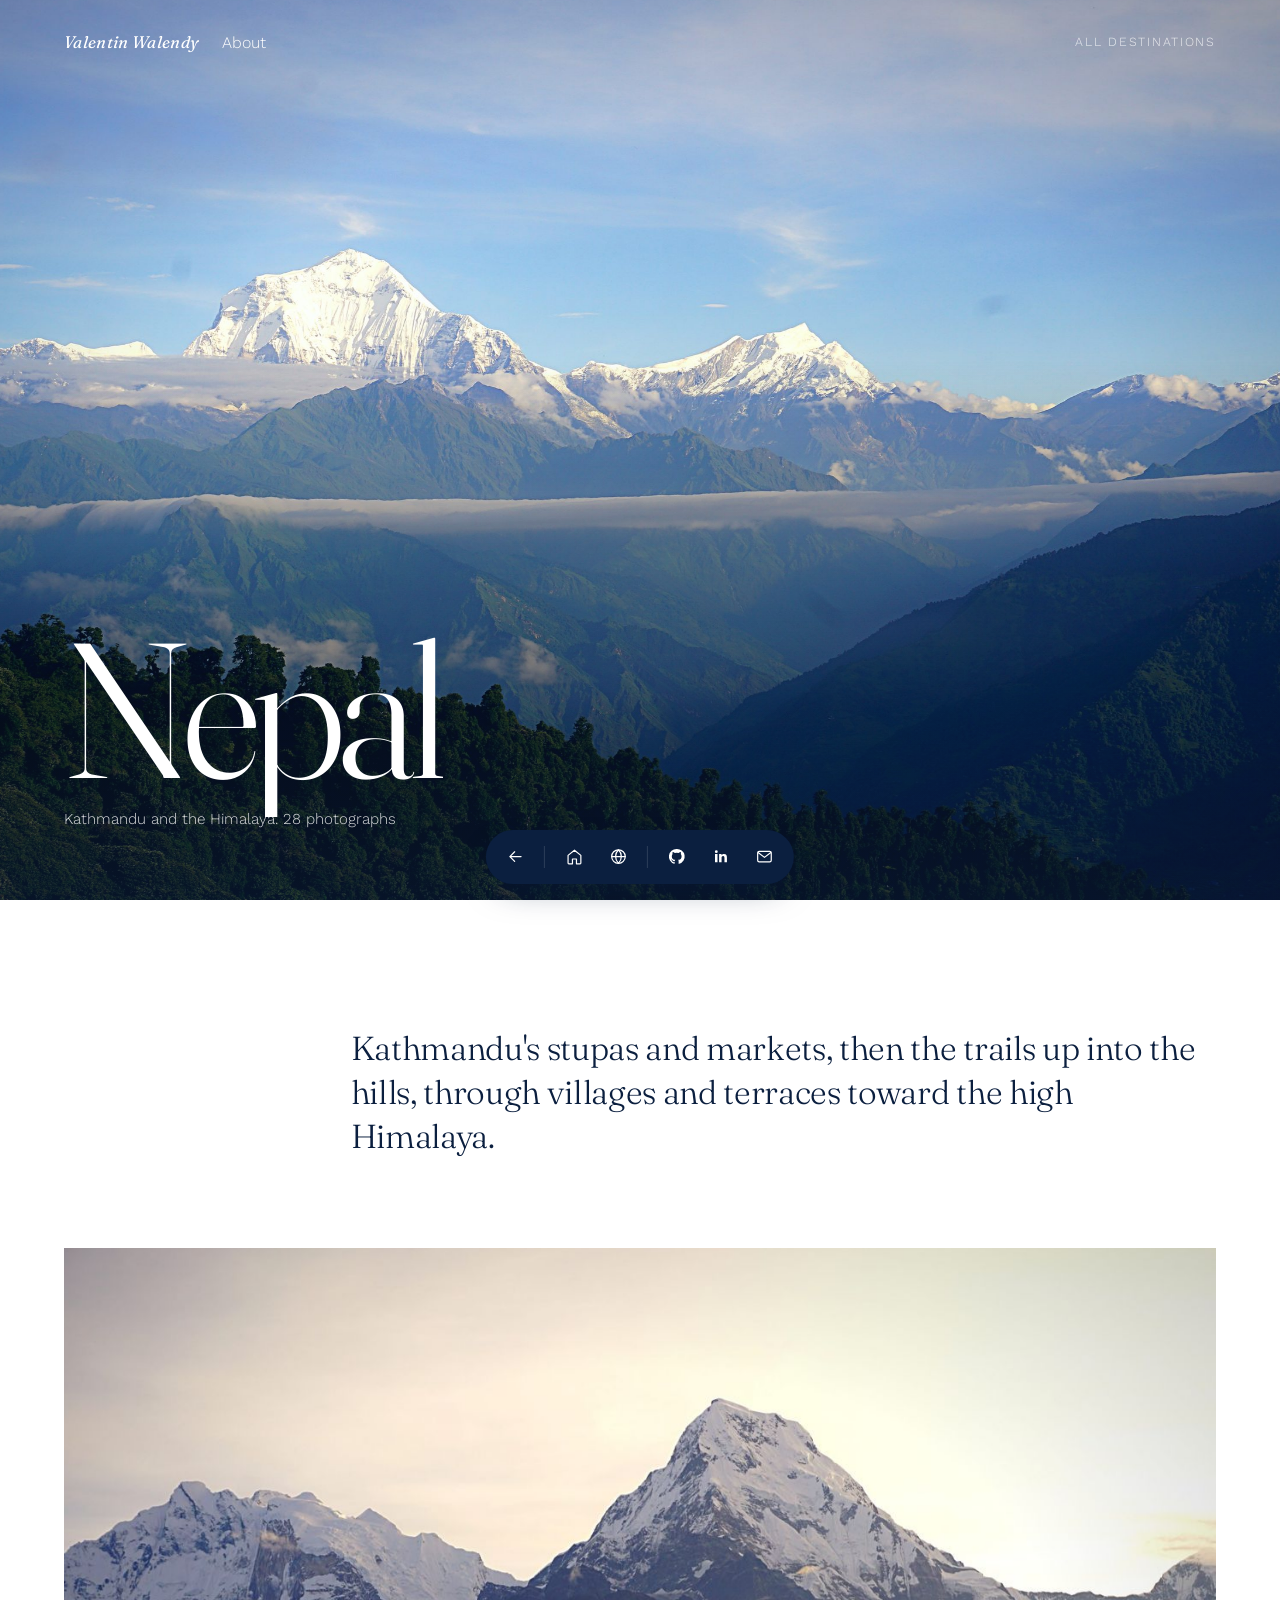
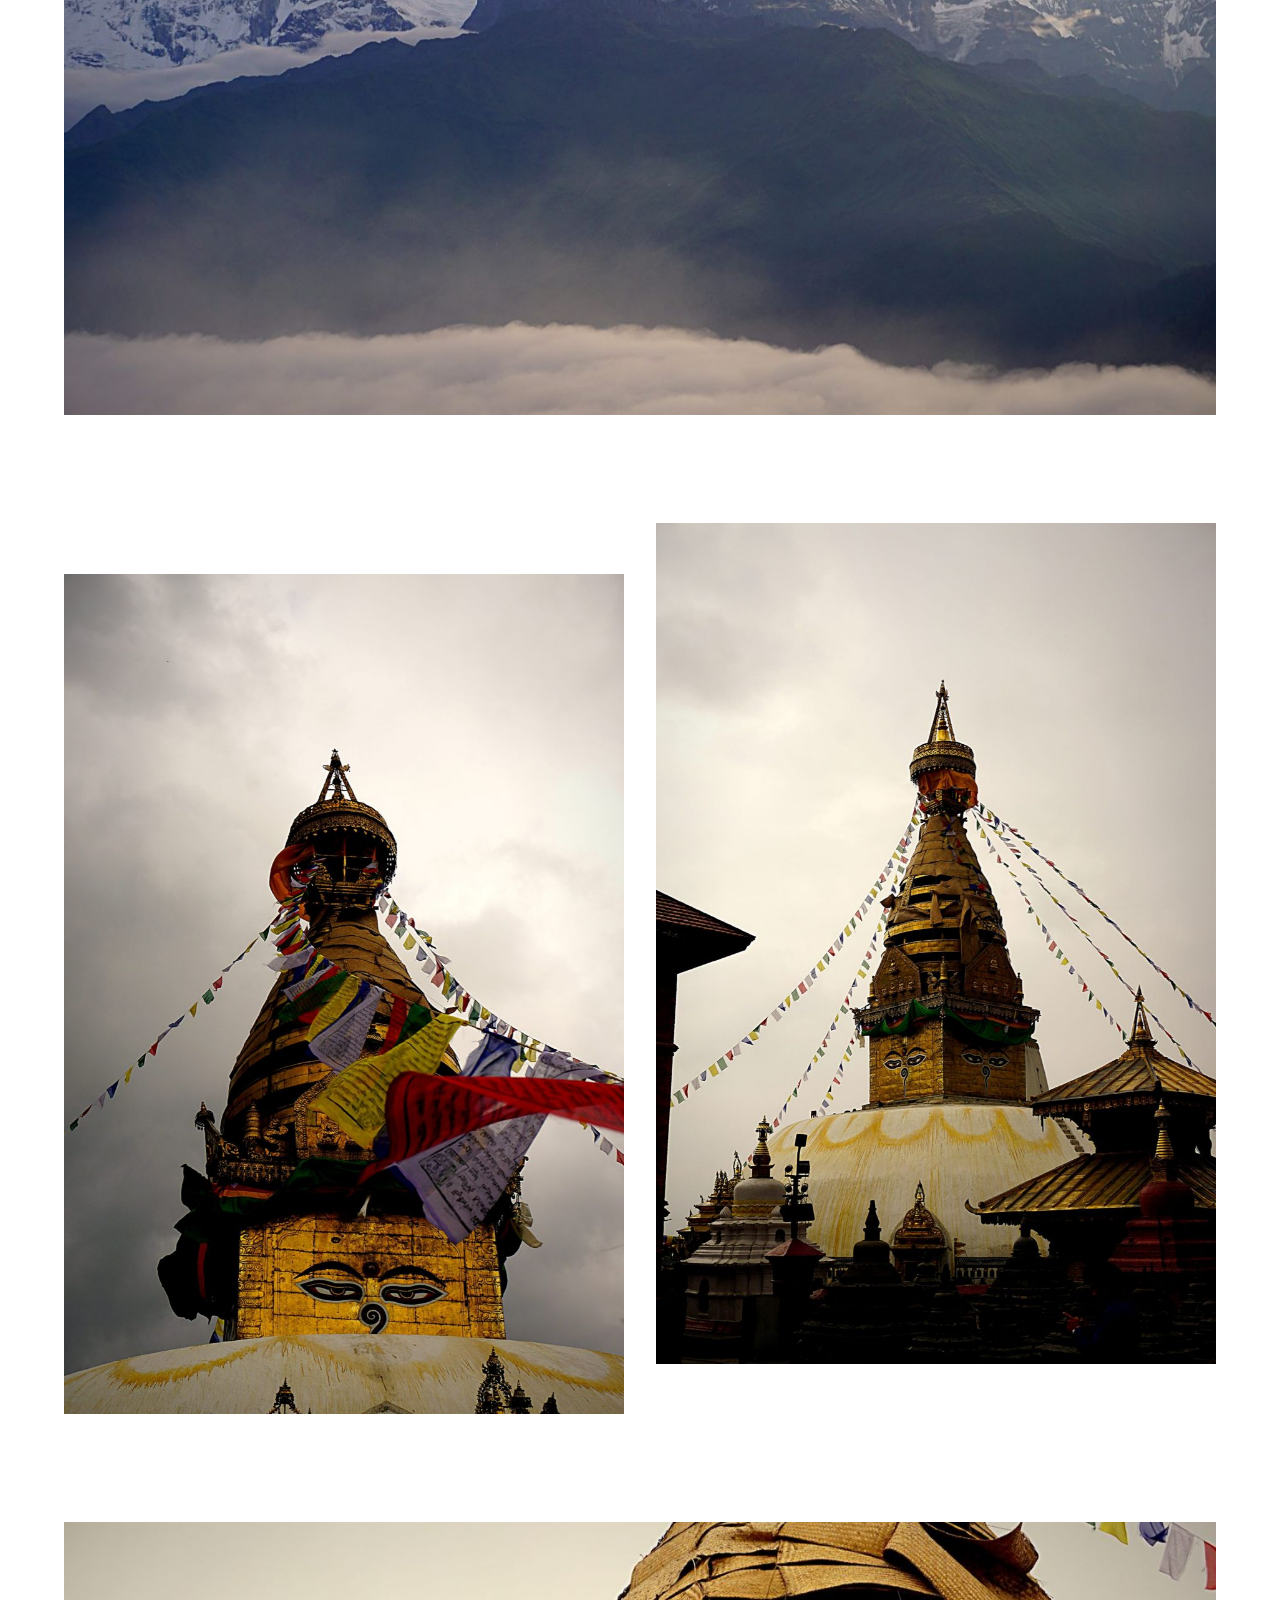
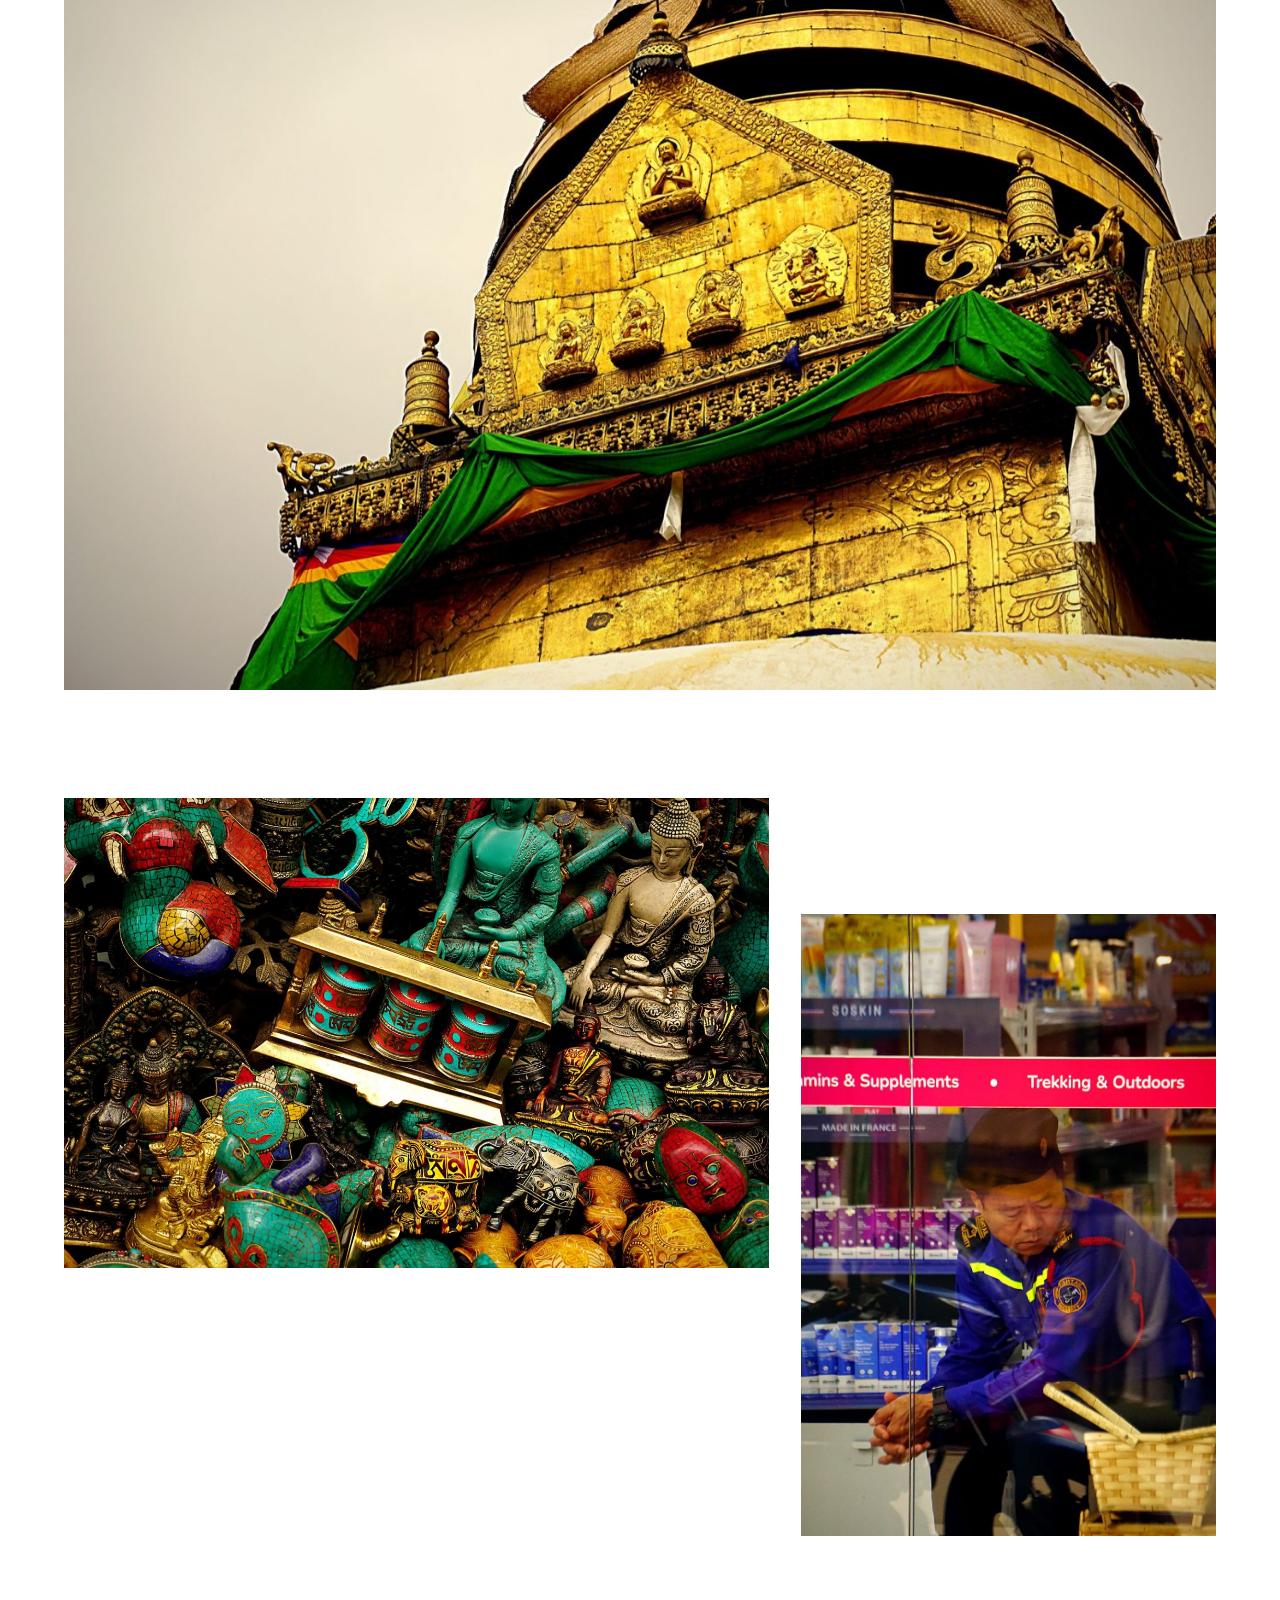
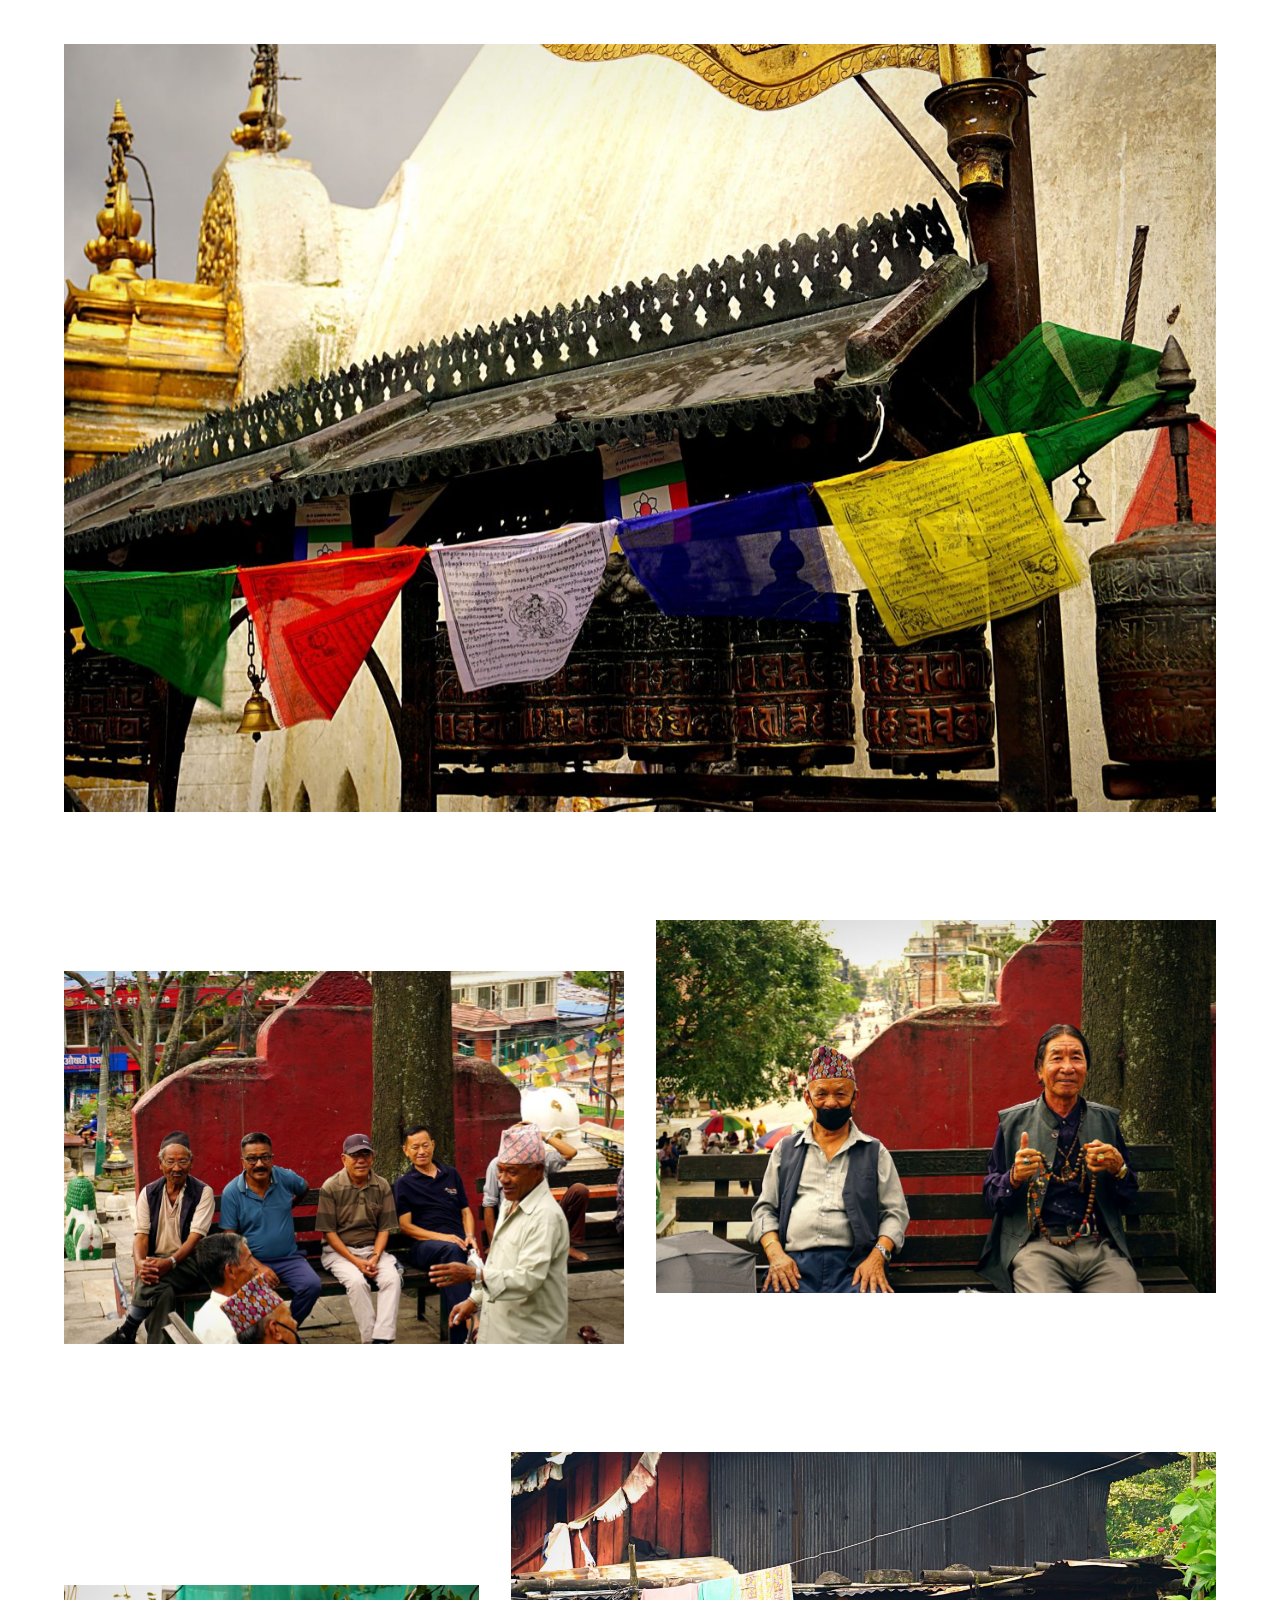
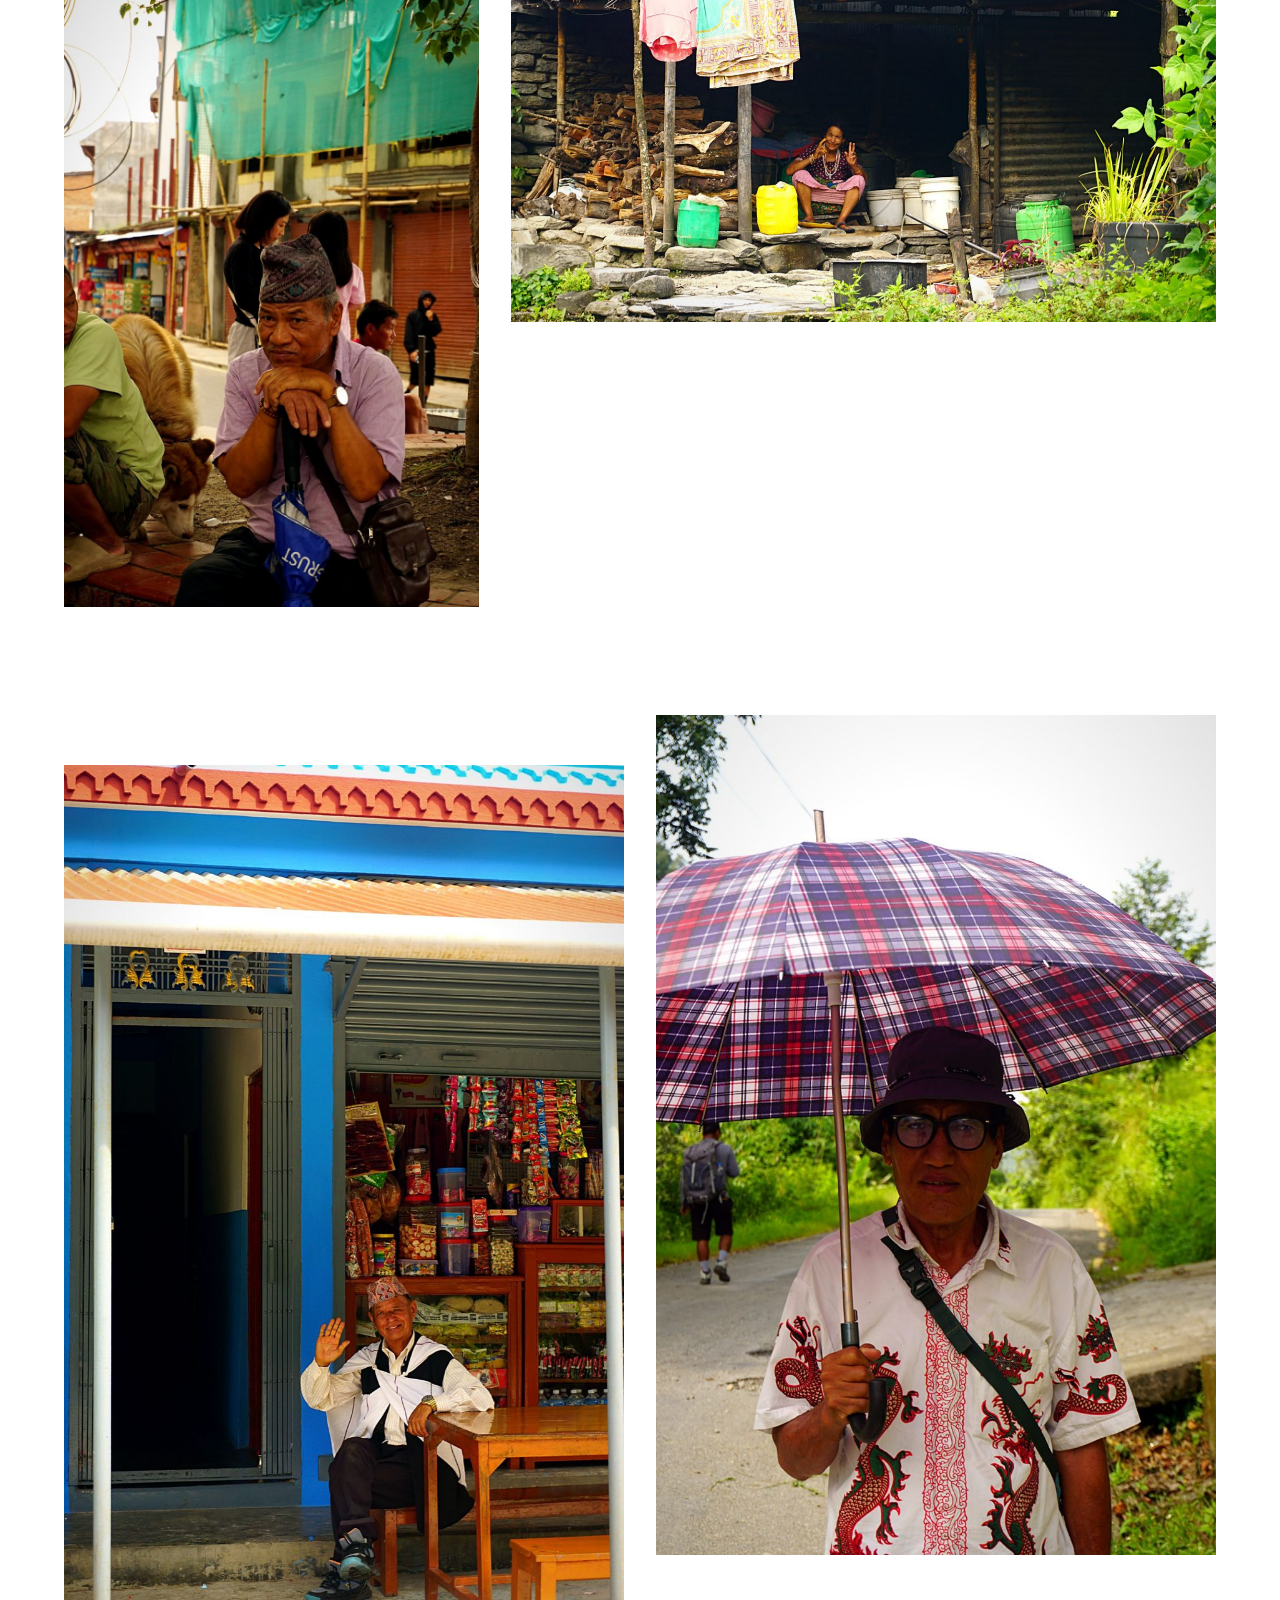
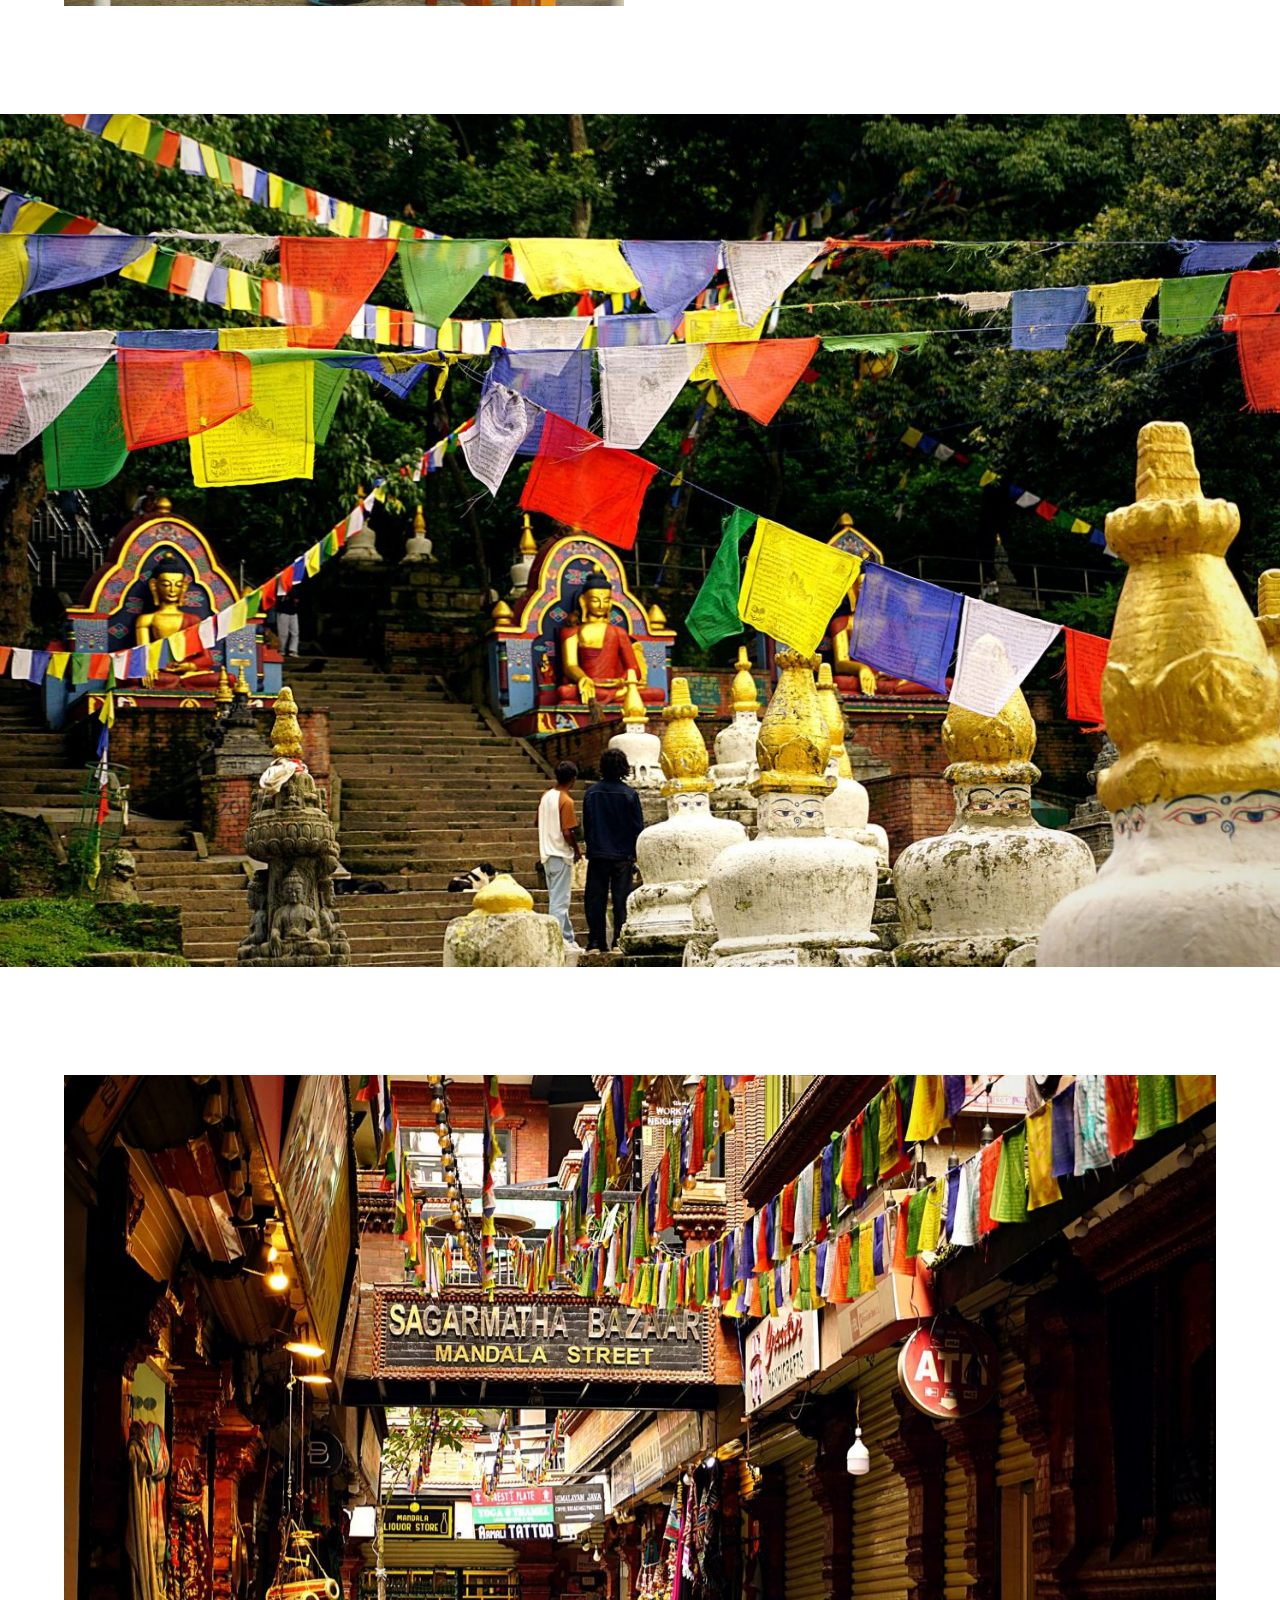
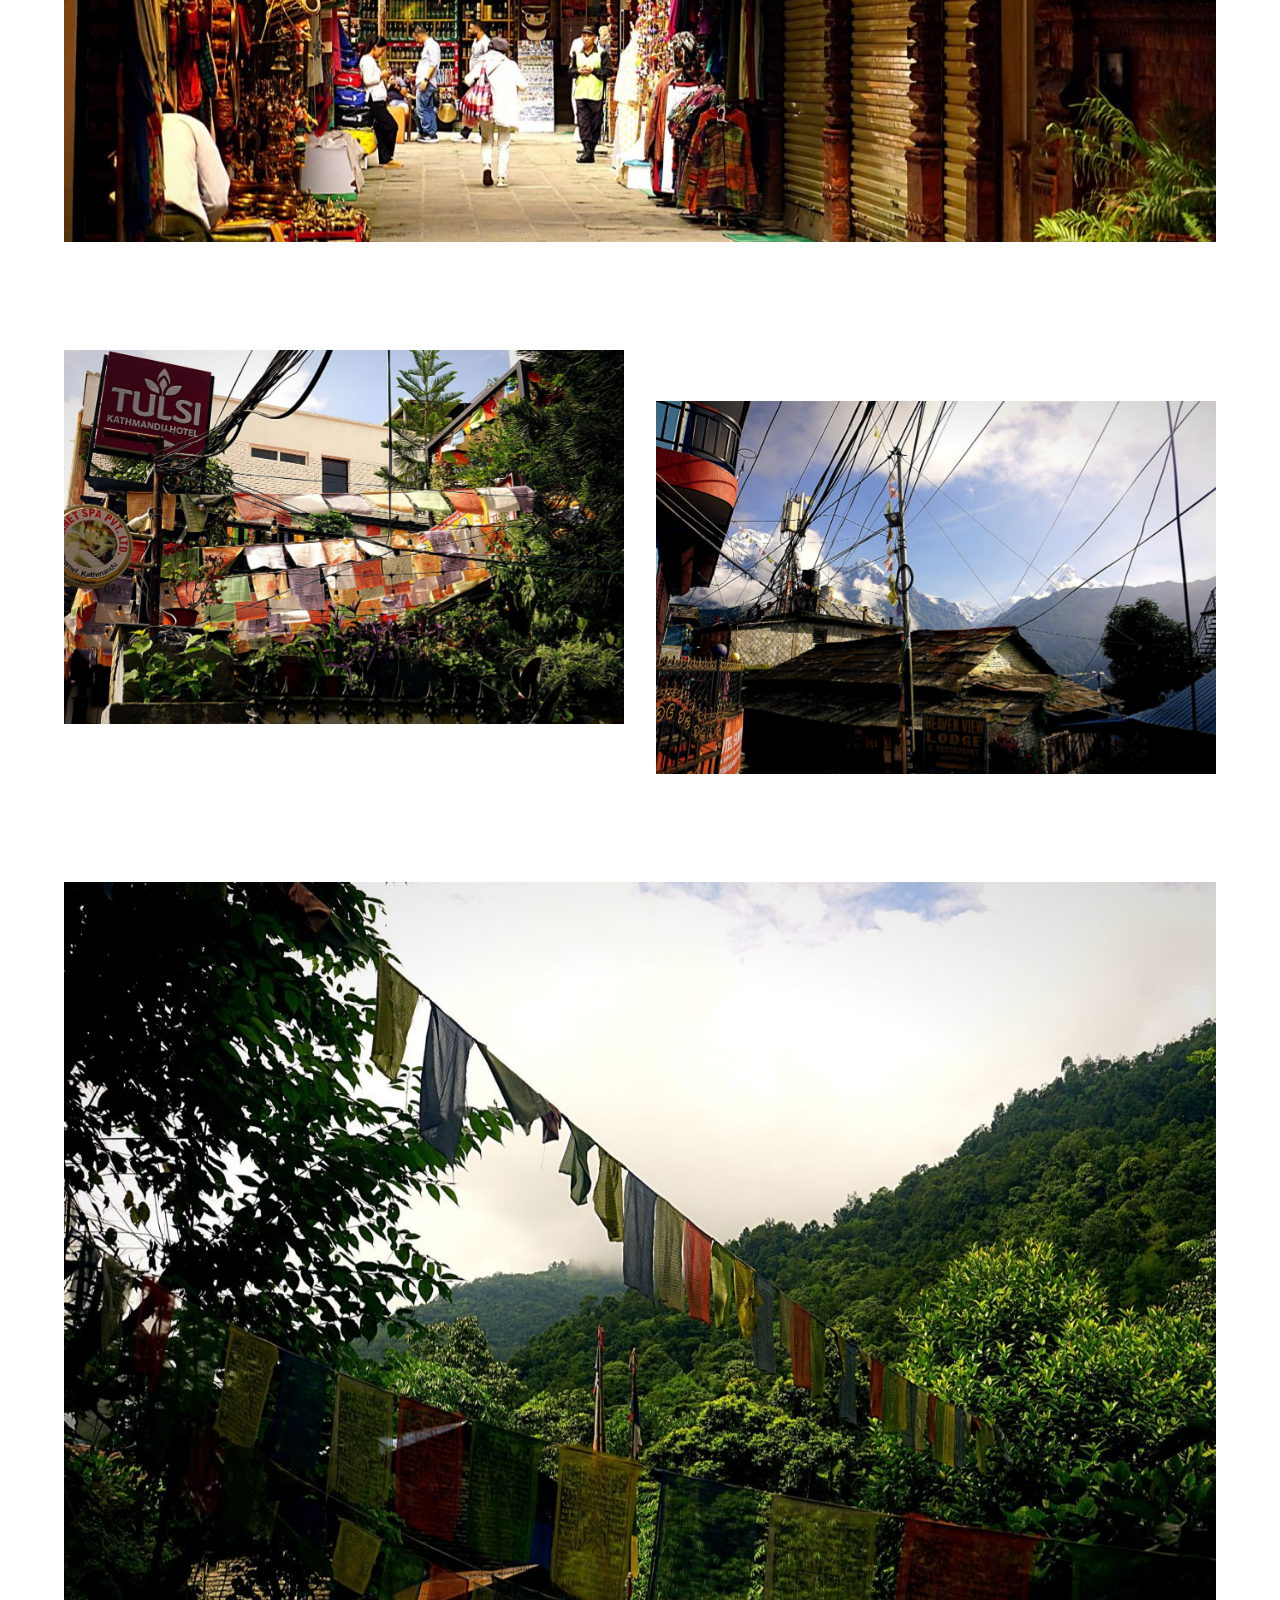
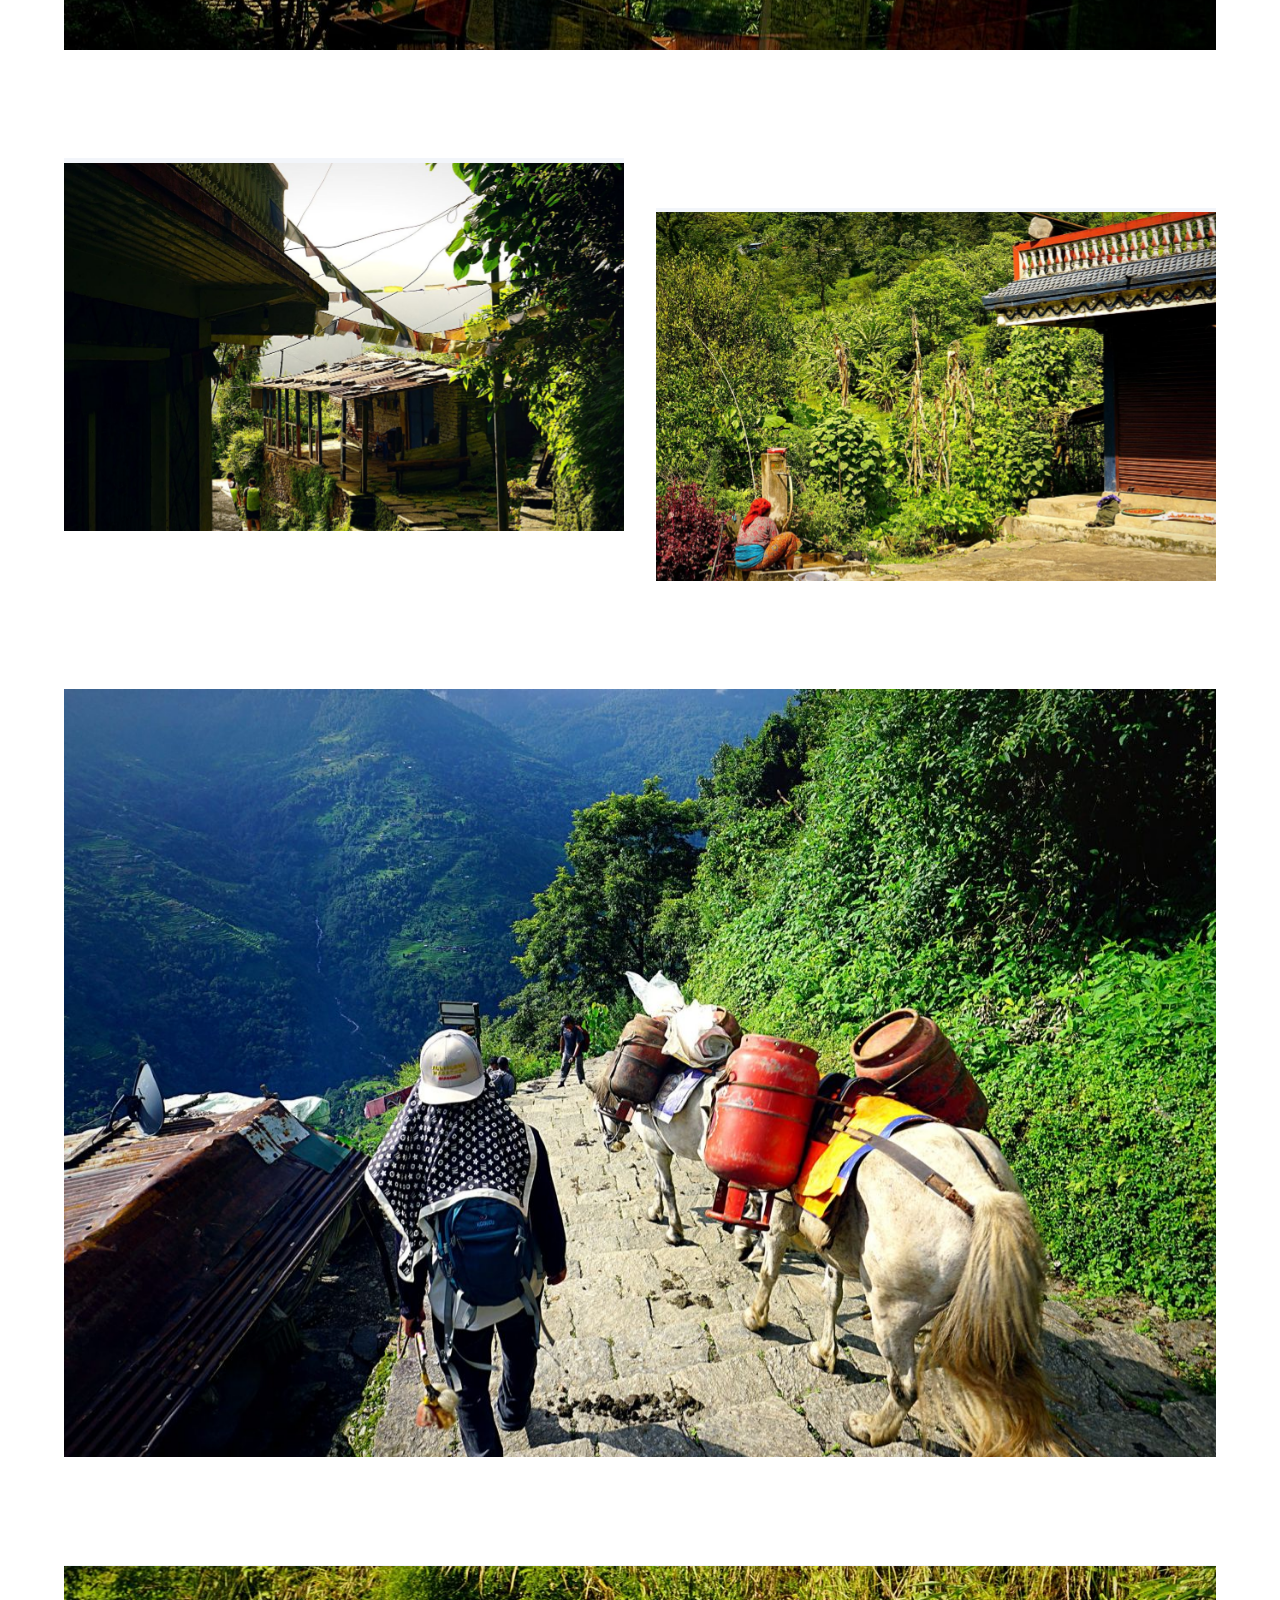
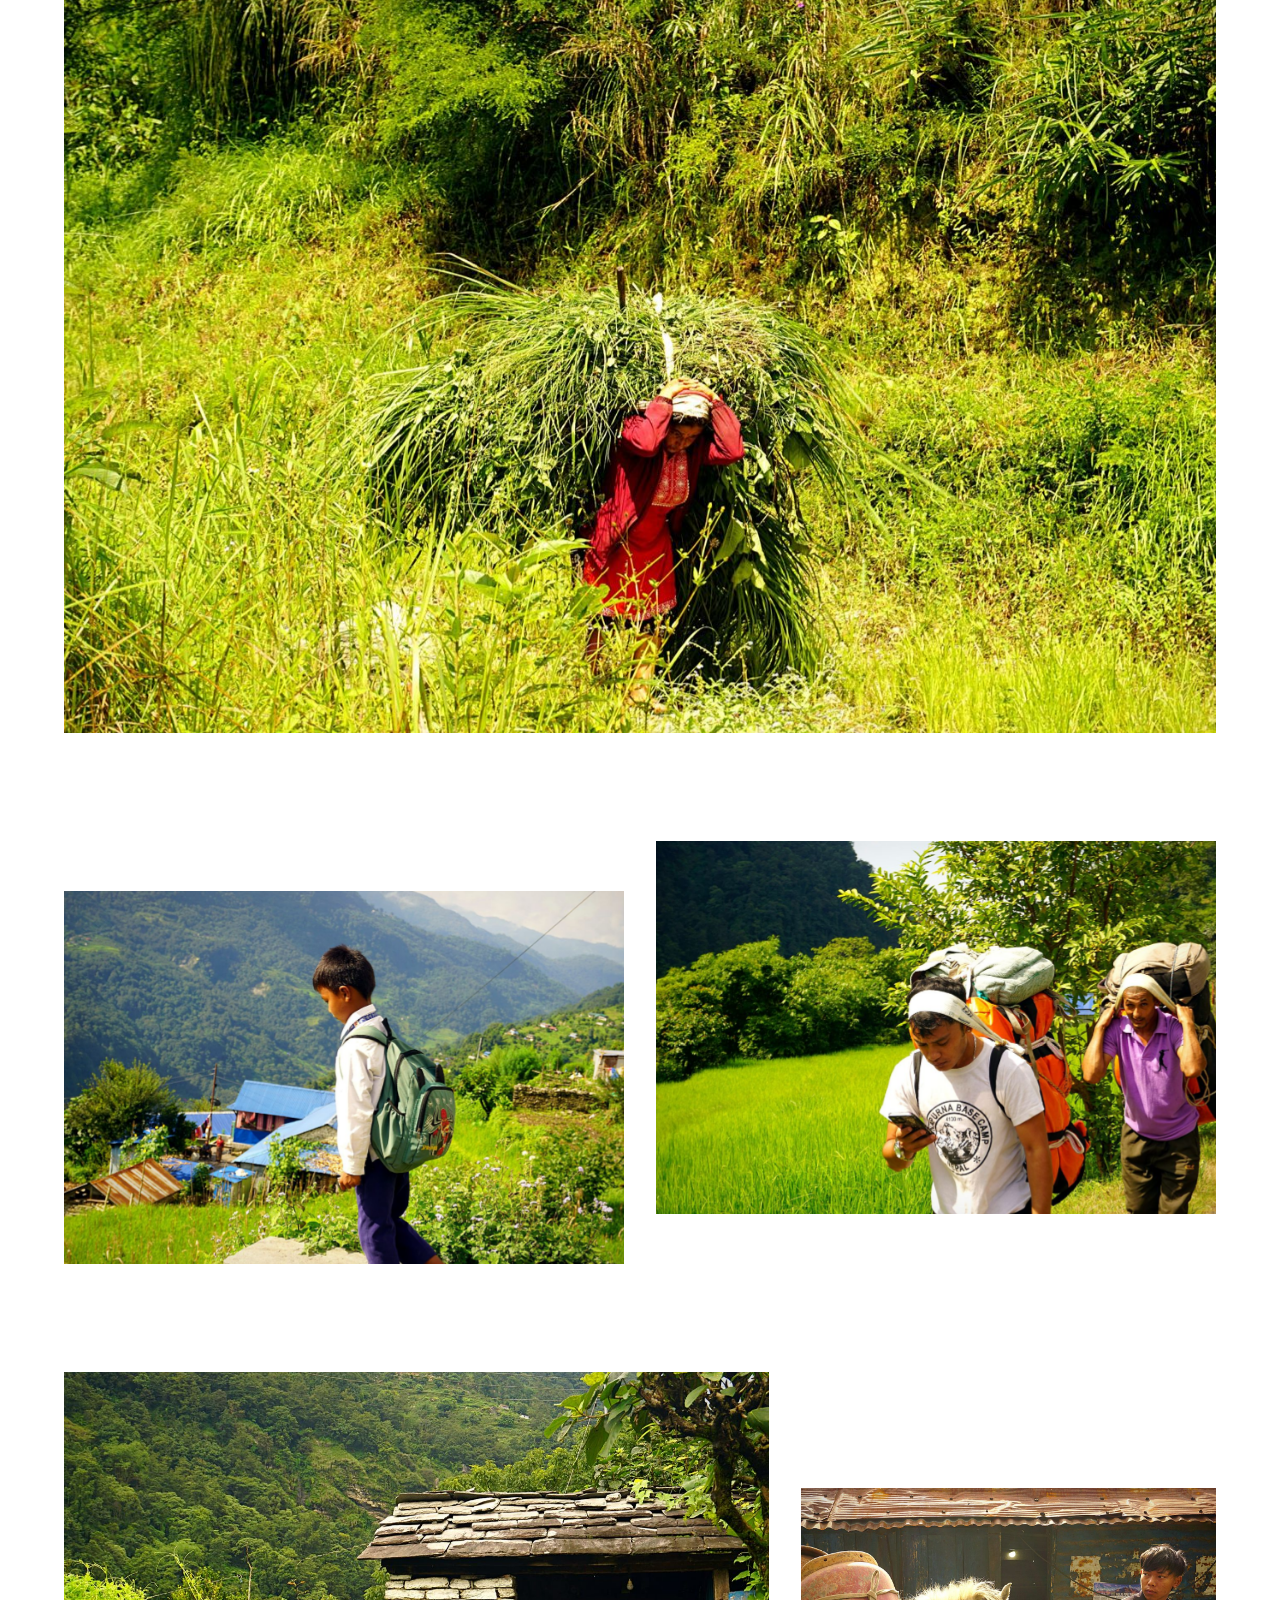
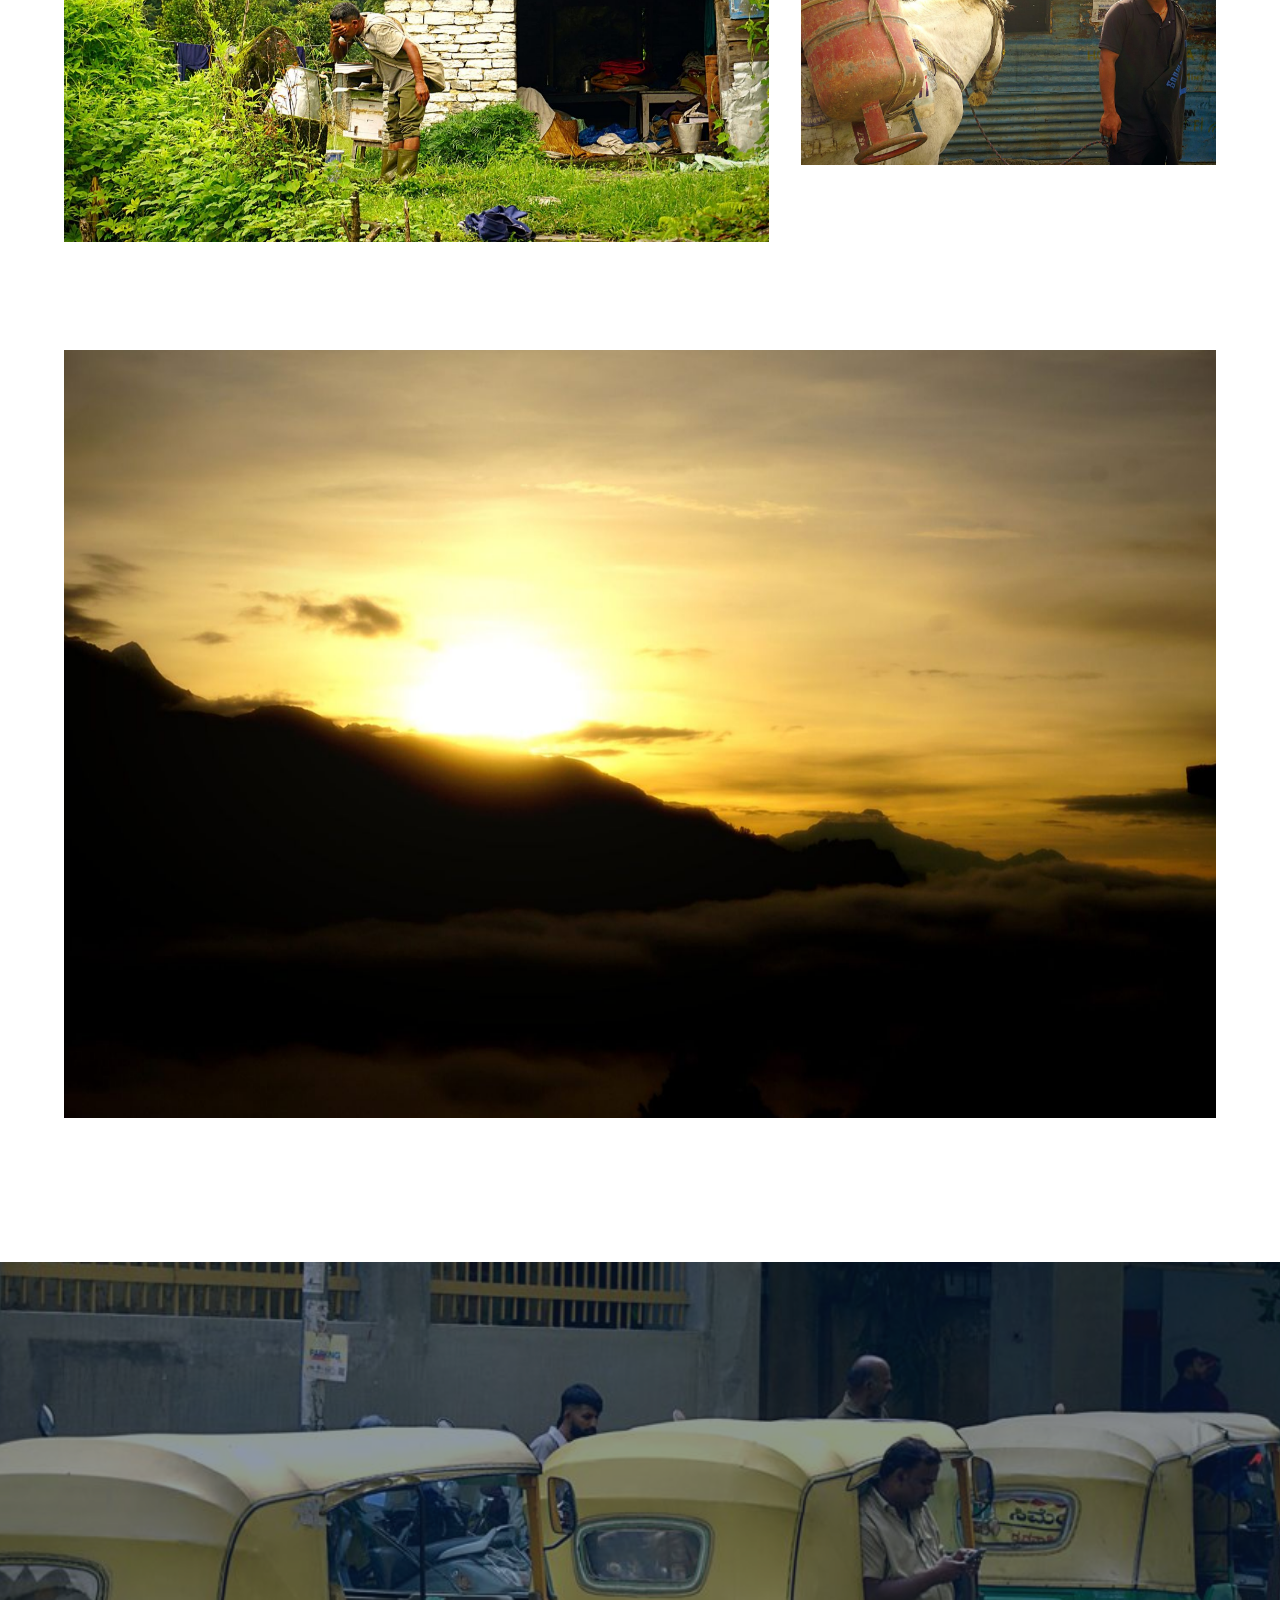
<file: nepal.html>
<!DOCTYPE html>
<html lang="en">
<head>
<meta charset="UTF-8">
<meta name="viewport" content="width=device-width, initial-scale=1.0">
<title>Nepal — Valentin Walendy</title>
<meta name="description" content="Photographs of Nepal, Kathmandu and the Himalaya.">
<link rel="preload" href="assets/fraunces-var.woff2" as="font" type="font/woff2" crossorigin>
<link rel="preload" as="image" href="photos/nepal6.jpg">
<link rel="stylesheet" href="style.css">
<link rel="stylesheet" href="about.css">
<link rel="stylesheet" href="place.css">
</head>
<body class="ab pl">

<nav class="nav ab-nav pl-nav">
  <div class="nav-left">
    <a href="index.html" class="nav-logo">Valentin Walendy</a>
    <a href="about.html" class="about-link">About</a>
  </div>
  <div class="nav-links">
    <a href="destinations.html">All destinations</a>
  </div>
</nav>

<header class="pl-hero">
  <div class="pl-hero-img"><img src="photos/nepal6.jpg" alt="" width="1400" height="933"></div>
  <div class="pl-hero-text">
    <h1 class="pl-title" data-split="chars">Nepal</h1>
    <p class="pl-sub">Kathmandu and the Himalaya. 28 photographs</p>
  </div>
</header>

<main>
  <section class="pl-intro">
    <p data-split="words" data-reveal>Kathmandu's stupas and markets, then the trails up into the hills, through villages and terraces toward the high Himalaya.</p>
  </section>

  <section class="pl-essay" aria-label="Photographs">
    <div class="row row-full">
      <figure class="pf" data-i="0" tabindex="0" role="button" aria-label="Open photo 1"><img src="photos/m/nepal5.jpg" data-full="photos/nepal5.jpg" alt="" width="1400" height="933" loading="lazy"></figure>
    </div>
    <div class="row row-pair" style="grid-template-columns: 0.666fr 0.666fr">
      <figure class="pf" data-i="1" tabindex="0" role="button" aria-label="Open photo 2"><img src="photos/m/nepal1.jpg" data-full="photos/nepal1.jpg" alt="" width="933" height="1400" loading="lazy"></figure>
      <figure class="pf" data-i="2" tabindex="0" role="button" aria-label="Open photo 3"><img src="photos/m/nepal12.jpg" data-full="photos/nepal12.jpg" alt="" width="933" height="1400" loading="lazy"></figure>
    </div>
    <div class="row row-full">
      <figure class="pf" data-i="3" tabindex="0" role="button" aria-label="Open photo 4"><img src="photos/m/nepal3.jpg" data-full="photos/nepal3.jpg" alt="" width="1400" height="933" loading="lazy"></figure>
    </div>
    <div class="row row-offset">
      <figure class="pf" data-i="4" tabindex="0" role="button" aria-label="Open photo 5"><img src="photos/m/nepal2.jpg" data-full="photos/nepal2.jpg" alt="" width="1400" height="933" loading="lazy"></figure>
      <figure class="pf" data-i="5" tabindex="0" role="button" aria-label="Open photo 6"><img src="photos/m/nepal15.jpg" data-full="photos/nepal15.jpg" alt="" width="933" height="1400" loading="lazy"></figure>
    </div>
    <div class="row row-full">
      <figure class="pf" data-i="6" tabindex="0" role="button" aria-label="Open photo 7"><img src="photos/m/nepal13.jpg" data-full="photos/nepal13.jpg" alt="" width="1400" height="933" loading="lazy"></figure>
    </div>
    <div class="row row-pair" style="grid-template-columns: 1.501fr 1.501fr">
      <figure class="pf" data-i="7" tabindex="0" role="button" aria-label="Open photo 8"><img src="photos/m/nepal14.jpg" data-full="photos/nepal14.jpg" alt="" width="1400" height="933" loading="lazy"></figure>
      <figure class="pf" data-i="8" tabindex="0" role="button" aria-label="Open photo 9"><img src="photos/m/nepal18.jpg" data-full="photos/nepal18.jpg" alt="" width="1400" height="933" loading="lazy"></figure>
    </div>
    <div class="row row-offset-rev">
      <figure class="pf" data-i="9" tabindex="0" role="button" aria-label="Open photo 10"><img src="photos/m/nepal11.jpg" data-full="photos/nepal11.jpg" alt="" width="933" height="1400" loading="lazy"></figure>
      <figure class="pf" data-i="10" tabindex="0" role="button" aria-label="Open photo 11"><img src="photos/m/nepal9.jpg" data-full="photos/nepal9.jpg" alt="" width="1400" height="933" loading="lazy"></figure>
    </div>
    <div class="row row-pair" style="grid-template-columns: 0.666fr 0.666fr">
      <figure class="pf" data-i="11" tabindex="0" role="button" aria-label="Open photo 12"><img src="photos/m/nepal10.jpg" data-full="photos/nepal10.jpg" alt="" width="933" height="1400" loading="lazy"></figure>
      <figure class="pf" data-i="12" tabindex="0" role="button" aria-label="Open photo 13"><img src="photos/m/nepal8.jpg" data-full="photos/nepal8.jpg" alt="" width="933" height="1400" loading="lazy"></figure>
    </div>
    <div class="row row-wide">
      <figure class="pf" data-i="13" tabindex="0" role="button" aria-label="Open photo 14"><img src="photos/m/nepal25.jpg" data-full="photos/nepal25.jpg" alt="" width="1400" height="933" loading="lazy"></figure>
    </div>
    <div class="row row-full">
      <figure class="pf" data-i="14" tabindex="0" role="button" aria-label="Open photo 15"><img src="photos/m/nepal26.jpg" data-full="photos/nepal26.jpg" alt="" width="1400" height="933" loading="lazy"></figure>
    </div>
    <div class="row row-pair" style="grid-template-columns: 1.501fr 1.501fr">
      <figure class="pf" data-i="15" tabindex="0" role="button" aria-label="Open photo 16"><img src="photos/m/nepal16.jpg" data-full="photos/nepal16.jpg" alt="" width="1400" height="933" loading="lazy"></figure>
      <figure class="pf" data-i="16" tabindex="0" role="button" aria-label="Open photo 17"><img src="photos/m/nepal17.jpg" data-full="photos/nepal17.jpg" alt="" width="1400" height="933" loading="lazy"></figure>
    </div>
    <div class="row row-full">
      <figure class="pf" data-i="17" tabindex="0" role="button" aria-label="Open photo 18"><img src="photos/m/nepal4.jpg" data-full="photos/nepal4.jpg" alt="" width="1400" height="933" loading="lazy"></figure>
    </div>
    <div class="row row-pair" style="grid-template-columns: 1.501fr 1.501fr">
      <figure class="pf" data-i="18" tabindex="0" role="button" aria-label="Open photo 19"><img src="photos/m/nepal19.jpg" data-full="photos/nepal19.jpg" alt="" width="1400" height="933" loading="lazy"></figure>
      <figure class="pf" data-i="19" tabindex="0" role="button" aria-label="Open photo 20"><img src="photos/m/nepal23.jpg" data-full="photos/nepal23.jpg" alt="" width="1400" height="933" loading="lazy"></figure>
    </div>
    <div class="row row-full">
      <figure class="pf" data-i="20" tabindex="0" role="button" aria-label="Open photo 21"><img src="photos/m/nepal7.jpg" data-full="photos/nepal7.jpg" alt="" width="1400" height="933" loading="lazy"></figure>
    </div>
    <div class="row row-full">
      <figure class="pf" data-i="21" tabindex="0" role="button" aria-label="Open photo 22"><img src="photos/m/nepal21.jpg" data-full="photos/nepal21.jpg" alt="" width="1400" height="933" loading="lazy"></figure>
    </div>
    <div class="row row-pair" style="grid-template-columns: 1.501fr 1.501fr">
      <figure class="pf" data-i="22" tabindex="0" role="button" aria-label="Open photo 23"><img src="photos/m/nepal20.jpg" data-full="photos/nepal20.jpg" alt="" width="1400" height="933" loading="lazy"></figure>
      <figure class="pf" data-i="23" tabindex="0" role="button" aria-label="Open photo 24"><img src="photos/m/nepal22.jpg" data-full="photos/nepal22.jpg" alt="" width="1400" height="933" loading="lazy"></figure>
    </div>
    <div class="row row-offset">
      <figure class="pf" data-i="24" tabindex="0" role="button" aria-label="Open photo 25"><img src="photos/m/nepal27.jpg" data-full="photos/nepal27.jpg" alt="" width="1400" height="933" loading="lazy"></figure>
      <figure class="pf" data-i="25" tabindex="0" role="button" aria-label="Open photo 26"><img src="photos/m/nepal28.jpg" data-full="photos/nepal28.jpg" alt="" width="1400" height="933" loading="lazy"></figure>
    </div>
    <div class="row row-full">
      <figure class="pf" data-i="26" tabindex="0" role="button" aria-label="Open photo 27"><img src="photos/m/nepal24.jpg" data-full="photos/nepal24.jpg" alt="" width="1400" height="933" loading="lazy"></figure>
    </div>
  </section>

  <a class="pl-next" href="bangalore.html">
    <span class="pl-next-img"><img src="assets/dest/bangalore-1.jpg" alt="" loading="lazy"></span>
    <span class="pl-next-text">
      <span class="pl-next-label">Next destination</span>
      <span class="pl-next-name" data-split="chars" data-reveal>Bangalore</span>
    </span>
  </a>
</main>

<div class="lb" role="dialog" aria-modal="true" aria-label="Photo viewer" hidden>
  <img class="lb-img" alt="">
  <button class="lb-btn lb-close" type="button" aria-label="Close">
    <svg viewBox="0 0 24 24"><path d="M6 6l12 12M18 6 6 18"/></svg>
  </button>
  <button class="lb-btn lb-prev" type="button" aria-label="Previous photo">
    <svg viewBox="0 0 24 24"><path d="M15 5l-7 7 7 7"/></svg>
  </button>
  <button class="lb-btn lb-next" type="button" aria-label="Next photo">
    <svg viewBox="0 0 24 24"><path d="M9 5l7 7-7 7"/></svg>
  </button>
  <span class="lb-count"></span>
</div>

<nav class="dock" aria-label="Quick links">
  <button class="dock-i dock-back" type="button" data-tip="Back" aria-label="Go back" data-fallback="destinations.html">
    <svg viewBox="0 0 24 24"><path d="M19 12H5M11 6l-6 6 6 6"/></svg>
  </button>
  <span class="dock-sep" aria-hidden="true"></span>
  <a class="dock-i" href="index.html" data-tip="Home" aria-label="Home">
    <svg viewBox="0 0 24 24"><path d="M4 10.5 12 4l8 6.5V20a1 1 0 0 1-1 1h-4.5v-6h-5v6H5a1 1 0 0 1-1-1z"/></svg>
  </a>
  <a class="dock-i" href="destinations.html" data-tip="Destinations" aria-label="Destinations">
    <svg viewBox="0 0 24 24"><circle cx="12" cy="12" r="8.5"/><path d="M3.5 12h17M12 3.5c2.4 2.4 3.6 5.2 3.6 8.5s-1.2 6.1-3.6 8.5c-2.4-2.4-3.6-5.2-3.6-8.5s1.2-6.1 3.6-8.5z"/></svg>
  </a>
  <span class="dock-sep" aria-hidden="true"></span>
  <a class="dock-i" href="https://github.com/vwalendy" target="_blank" rel="noopener" data-tip="GitHub" aria-label="GitHub">
    <svg viewBox="0 0 24 24" class="fill"><path d="M12 2.5a9.5 9.5 0 0 0-3 18.5c.5.1.7-.2.7-.5v-1.7c-2.6.6-3.2-1.2-3.2-1.2-.4-1.1-1-1.4-1-1.4-.9-.6 0-.6 0-.6 1 .1 1.5 1 1.5 1 .9 1.5 2.3 1.1 2.9.8.1-.6.3-1.1.6-1.3-2.1-.2-4.3-1-4.3-4.6 0-1 .4-1.9 1-2.6-.1-.2-.4-1.2.1-2.5 0 0 .8-.3 2.6 1a9 9 0 0 1 4.8 0c1.8-1.3 2.6-1 2.6-1 .5 1.3.2 2.3.1 2.5.6.7 1 1.6 1 2.6 0 3.7-2.2 4.4-4.3 4.6.3.3.6.9.6 1.8v2.7c0 .3.2.6.7.5A9.5 9.5 0 0 0 12 2.5z"/></svg>
  </a>
  <a class="dock-i" href="https://www.linkedin.com/in/valentin-walendy-a16ba2328/" target="_blank" rel="noopener" data-tip="LinkedIn" aria-label="LinkedIn">
    <svg viewBox="0 0 24 24" class="fill"><path d="M5.2 8.8h3.1V19H5.2zM6.8 4a1.8 1.8 0 1 1 0 3.6 1.8 1.8 0 0 1 0-3.6zM10.3 8.8h3v1.4c.4-.8 1.5-1.6 3-1.6 3.2 0 3.8 2.1 3.8 4.8V19H17v-5c0-1.2 0-2.7-1.7-2.7s-1.9 1.3-1.9 2.6V19h-3.1z"/></svg>
  </a>
  <a class="dock-i" href="mailto:valentin.walendy@epfl.ch" data-tip="valentin.walendy@epfl.ch" aria-label="Email valentin.walendy@epfl.ch">
    <svg viewBox="0 0 24 24"><rect x="3.5" y="5.5" width="17" height="13" rx="2"/><path d="m4 7 8 6 8-6"/></svg>
  </a>
</nav>

<script src="site.js"></script>
<script src="cursor.js"></script>
<script src="place.js"></script>
</body>
</html>
</file>
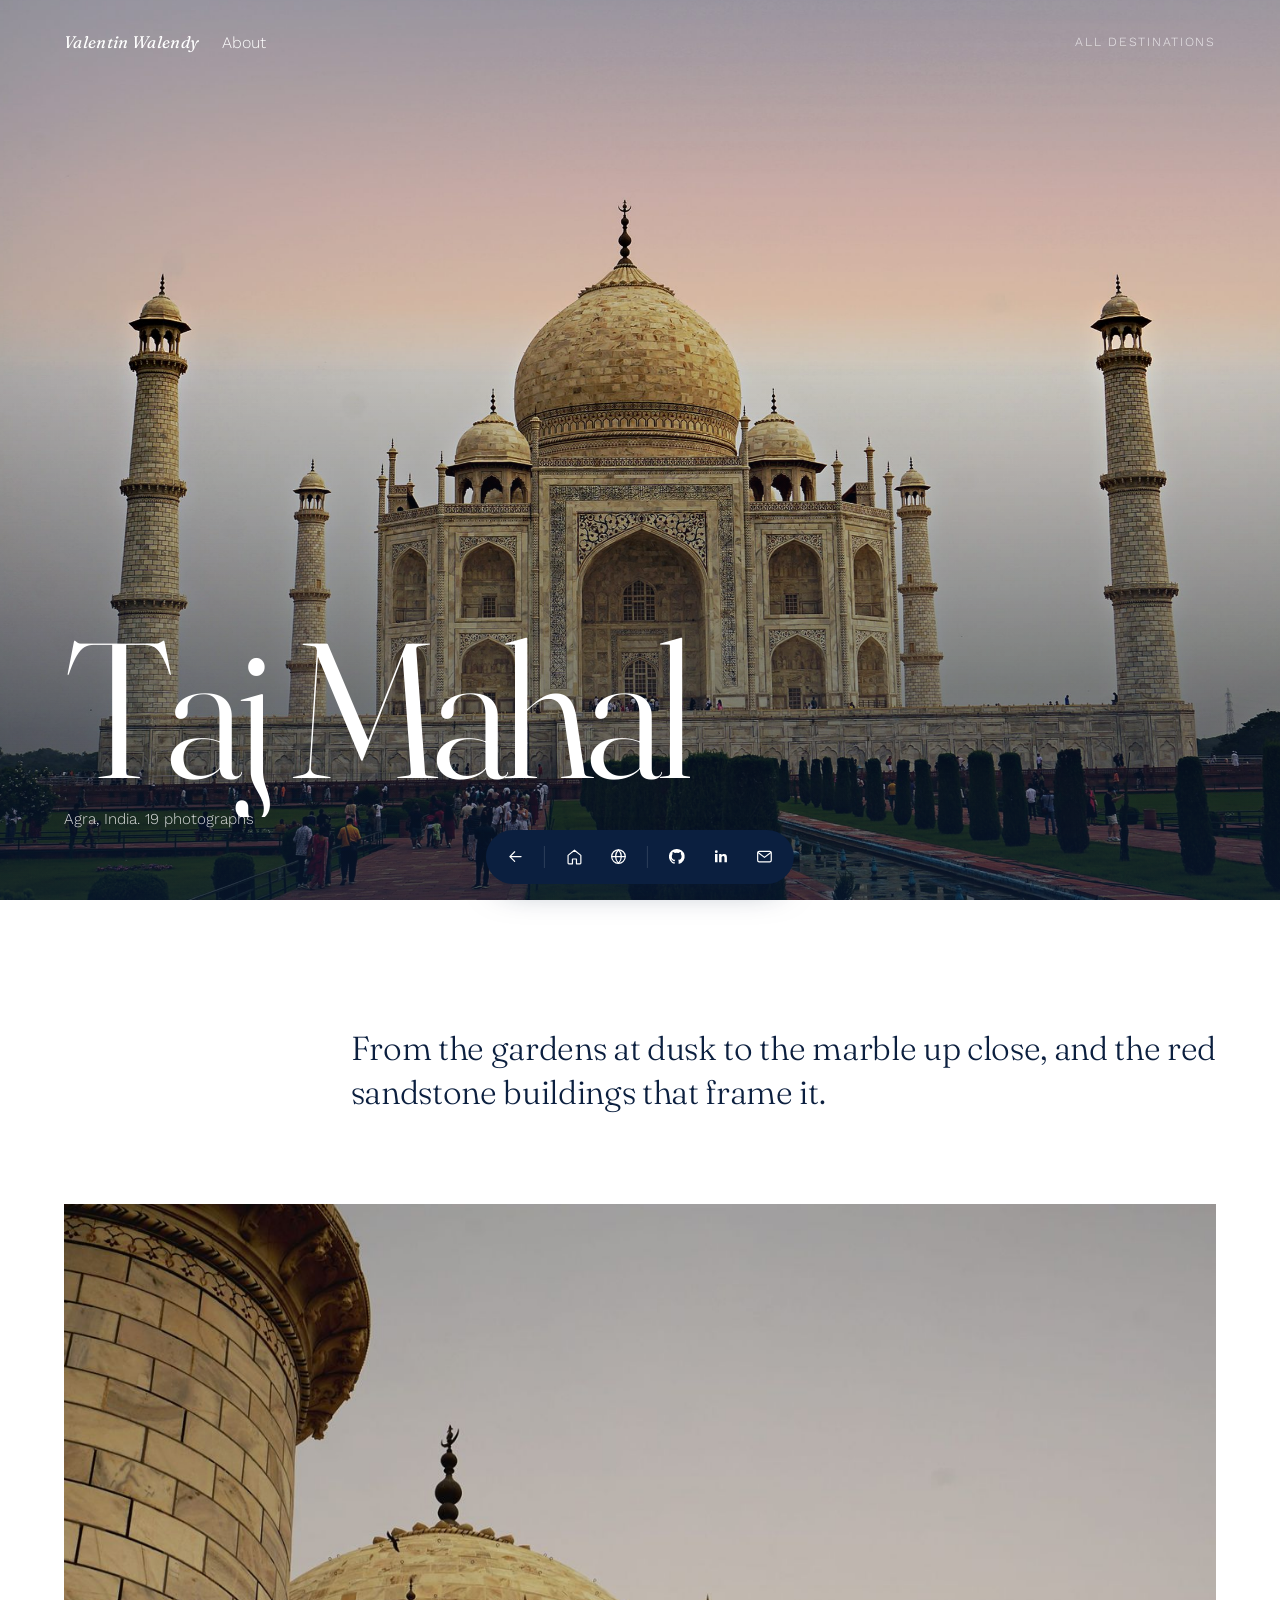
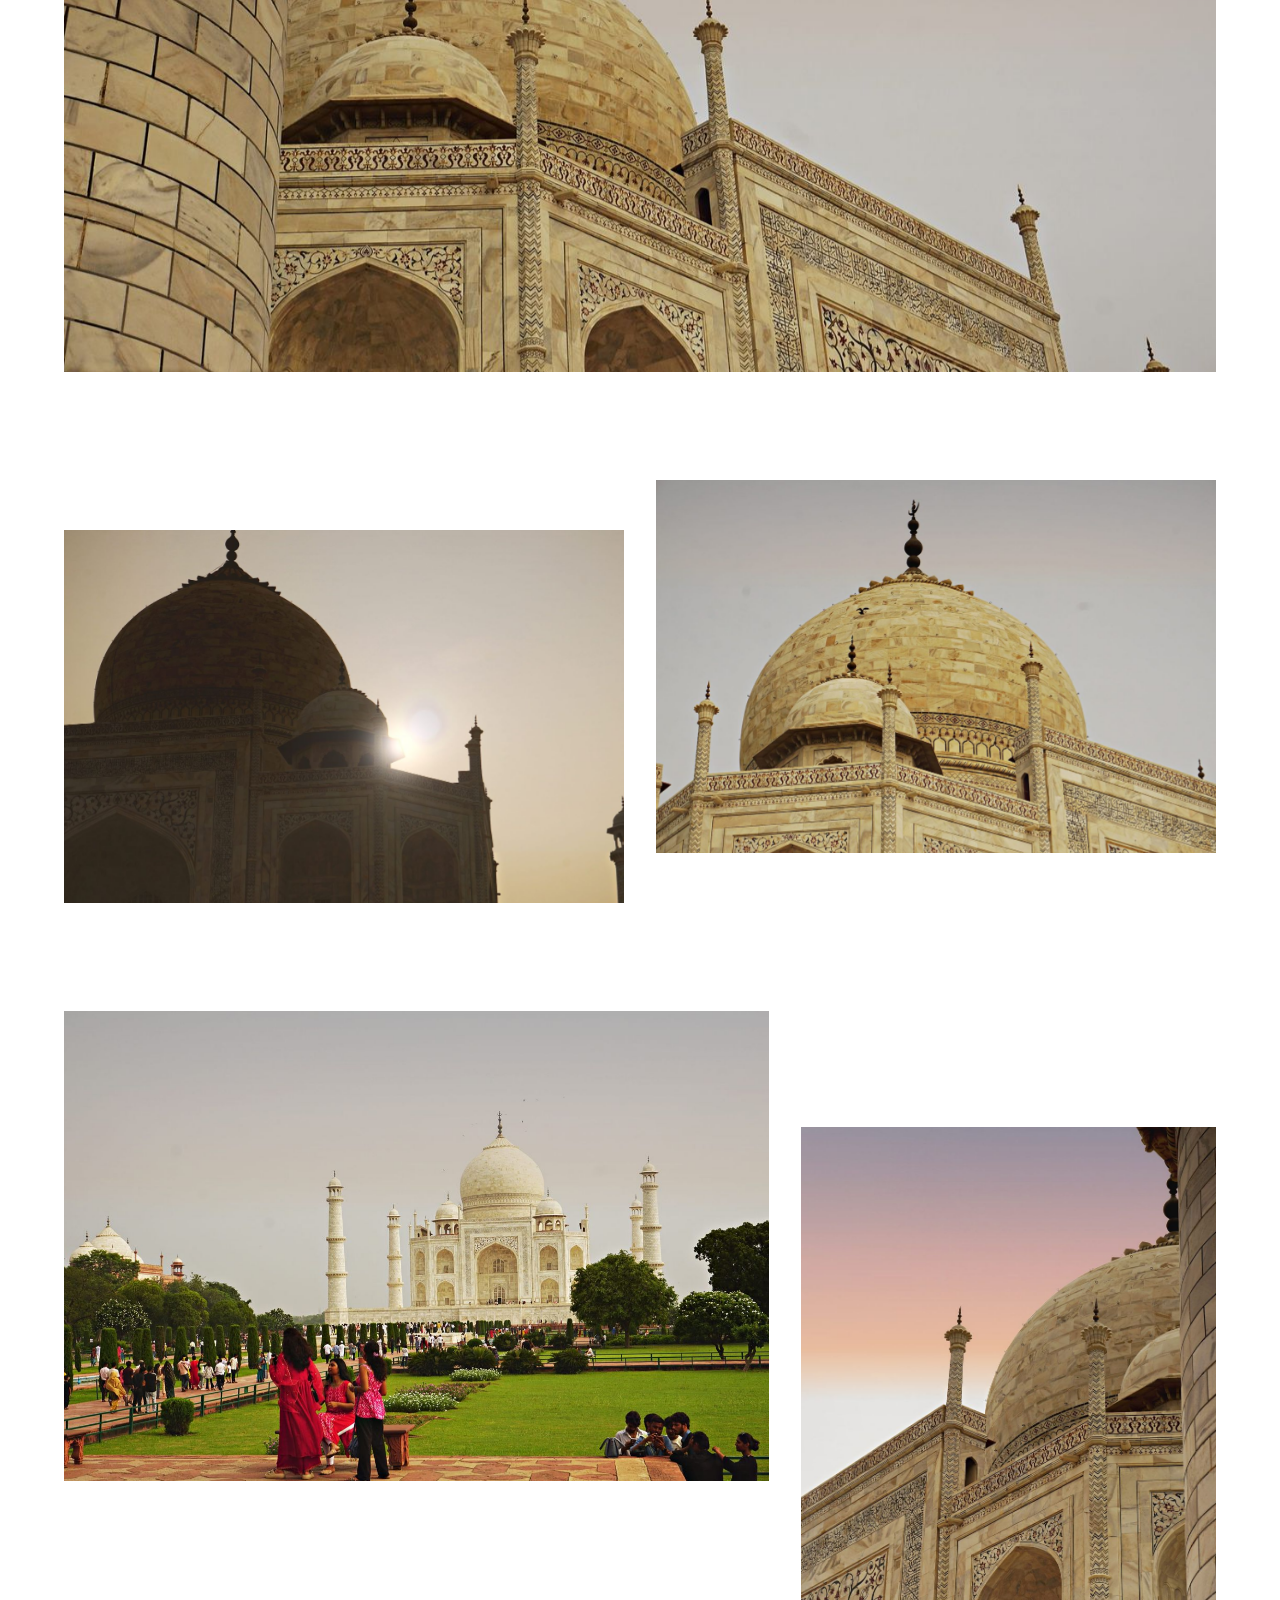
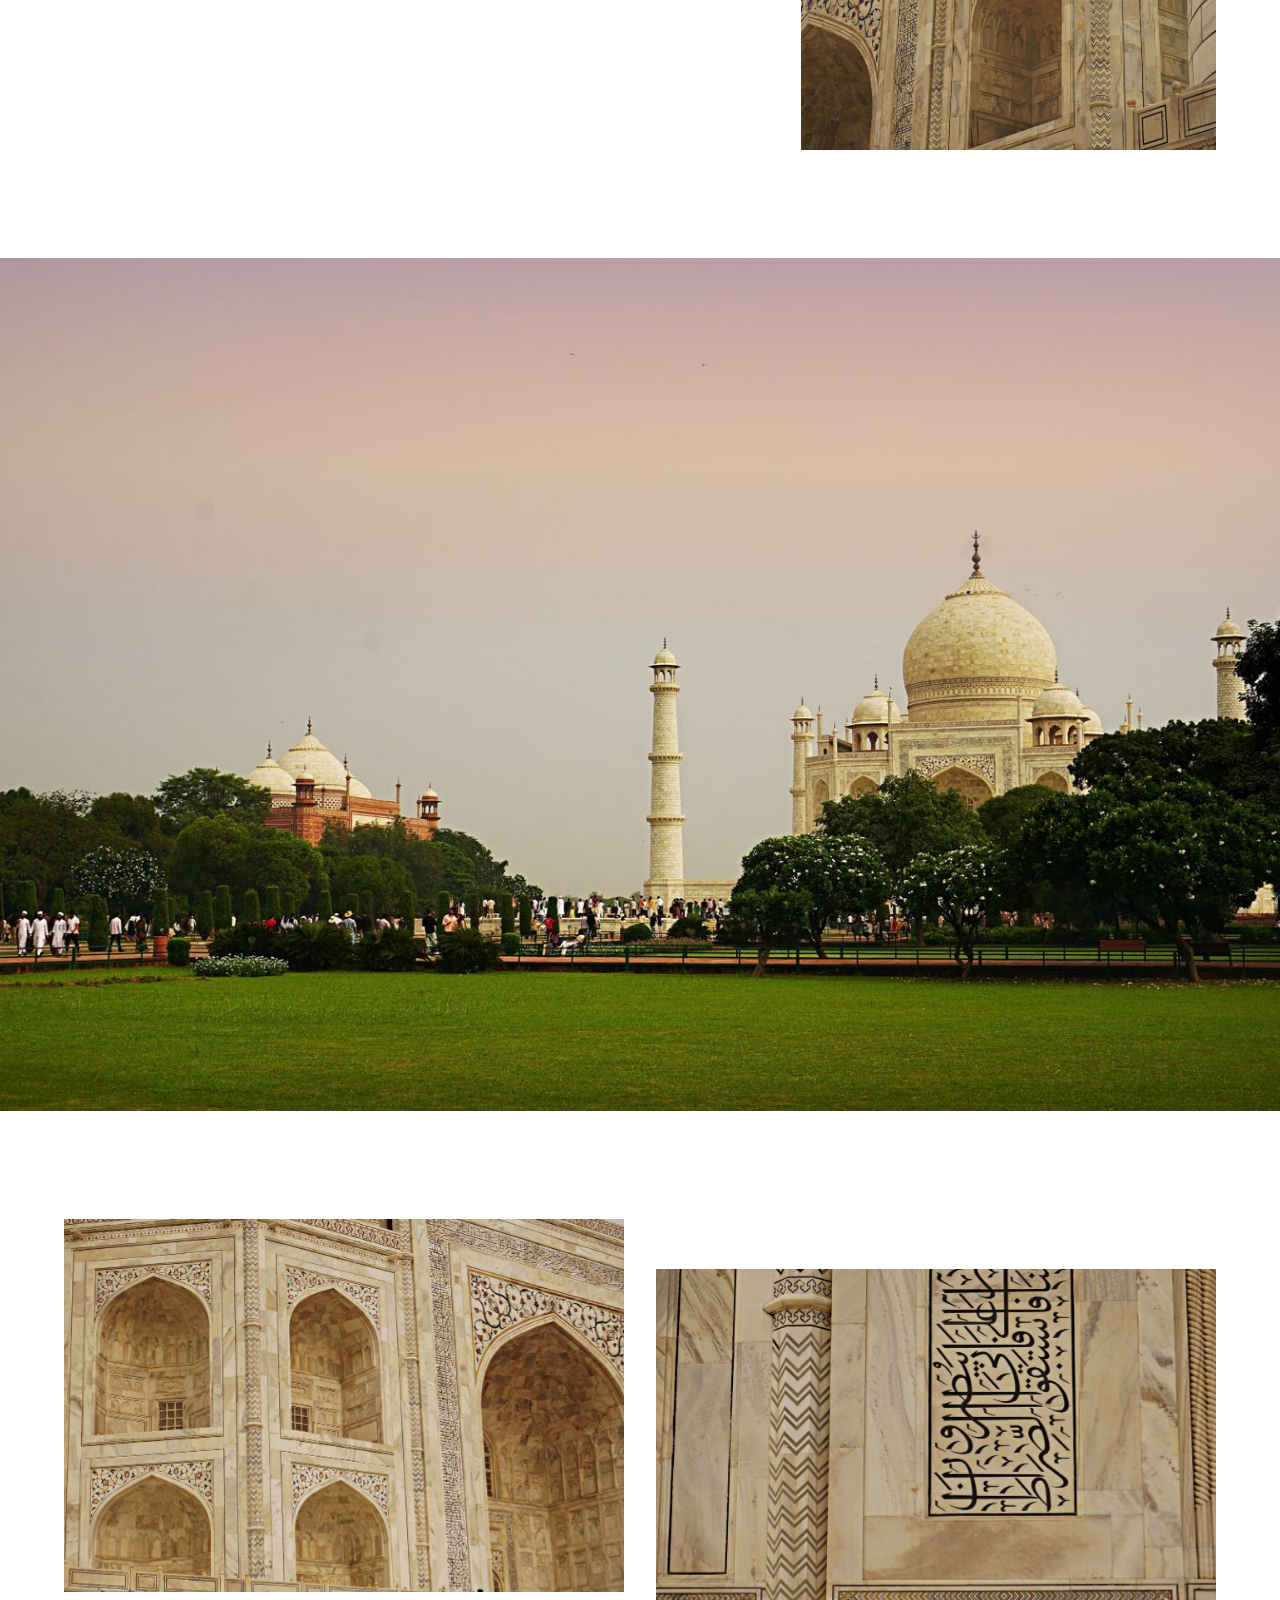
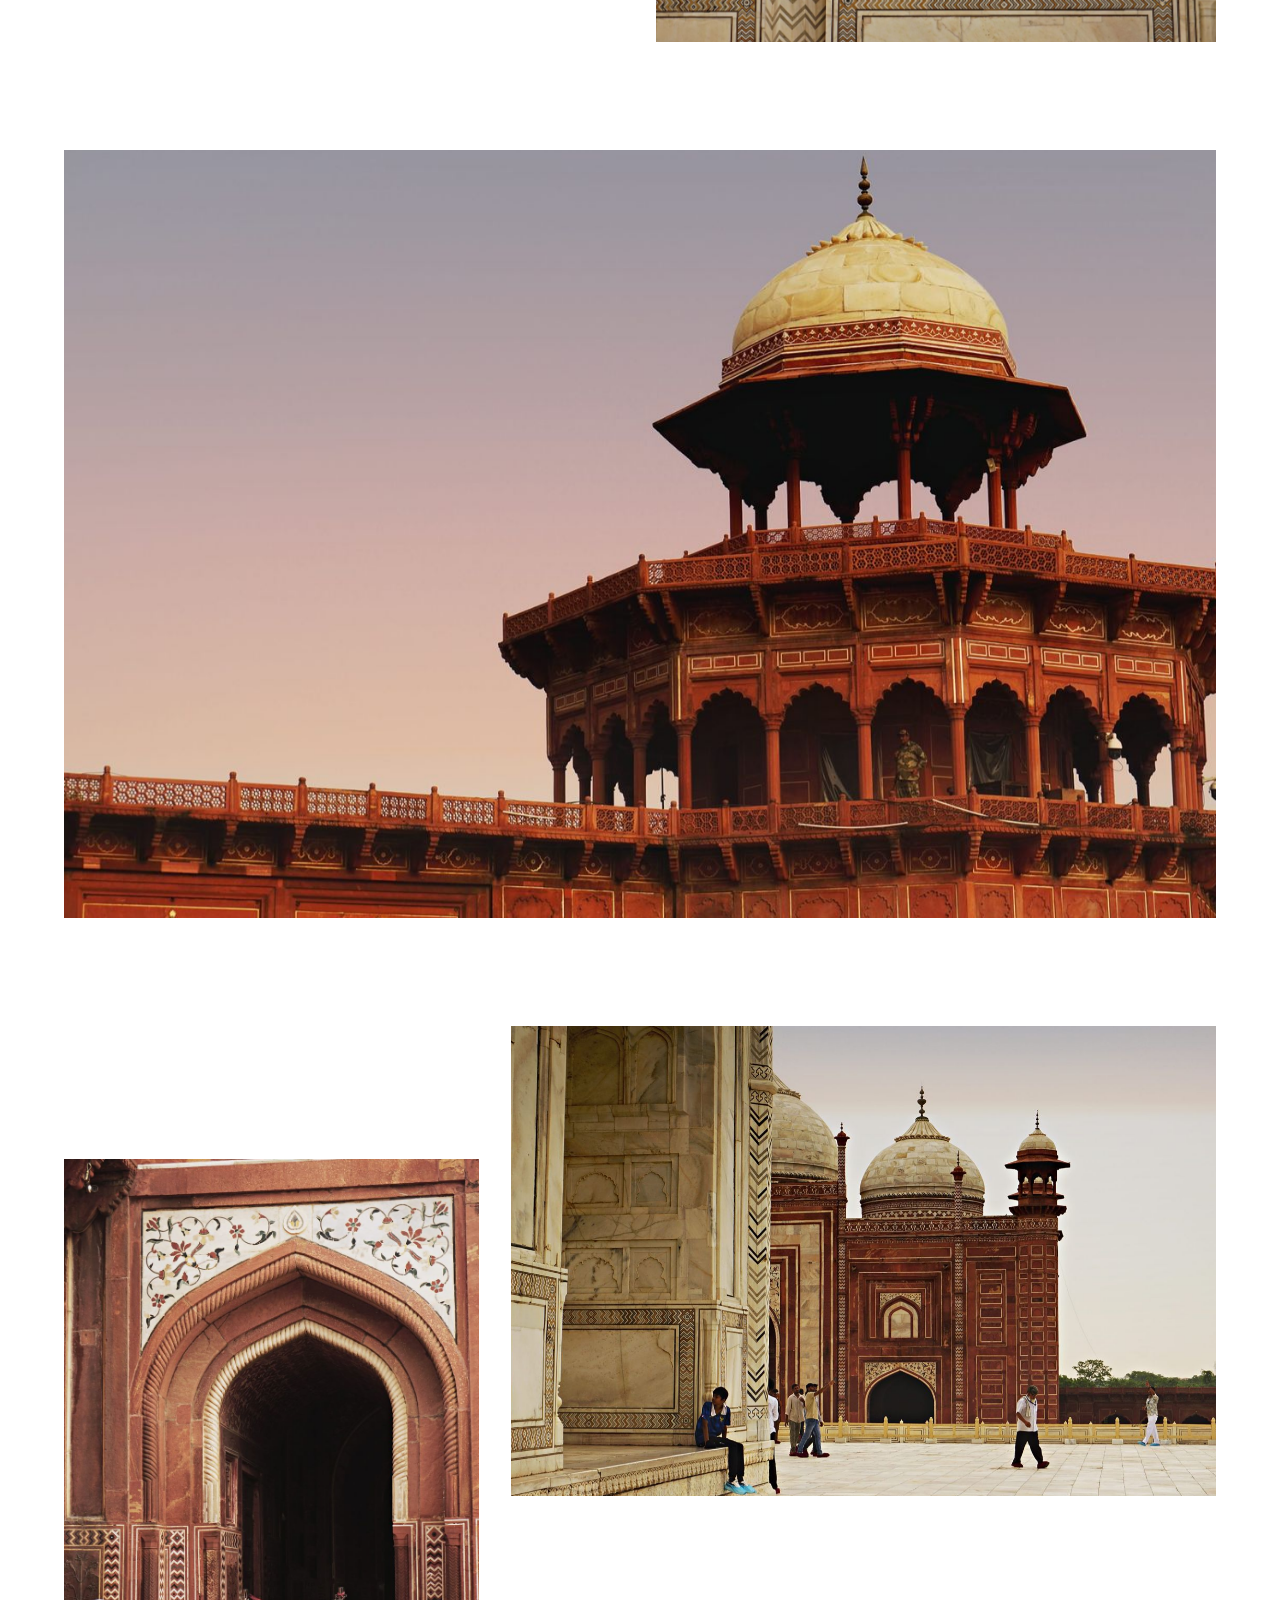
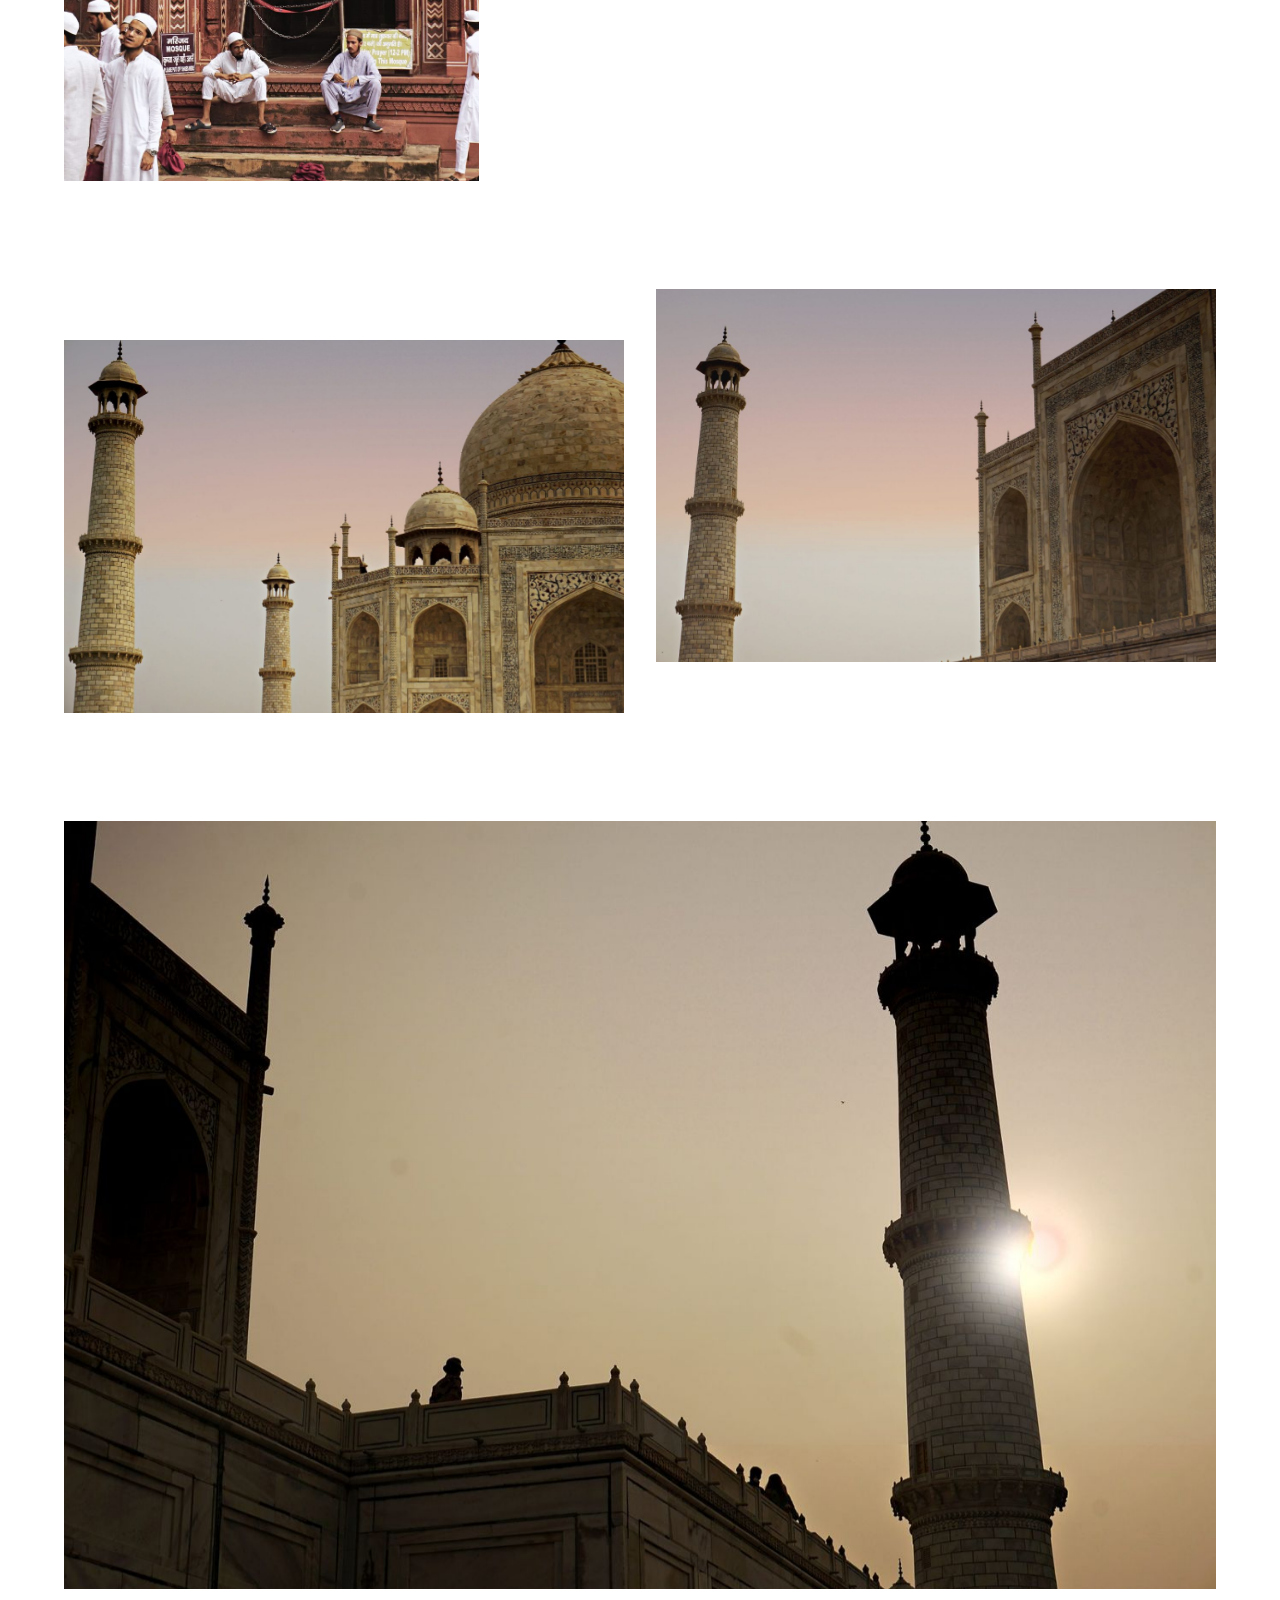
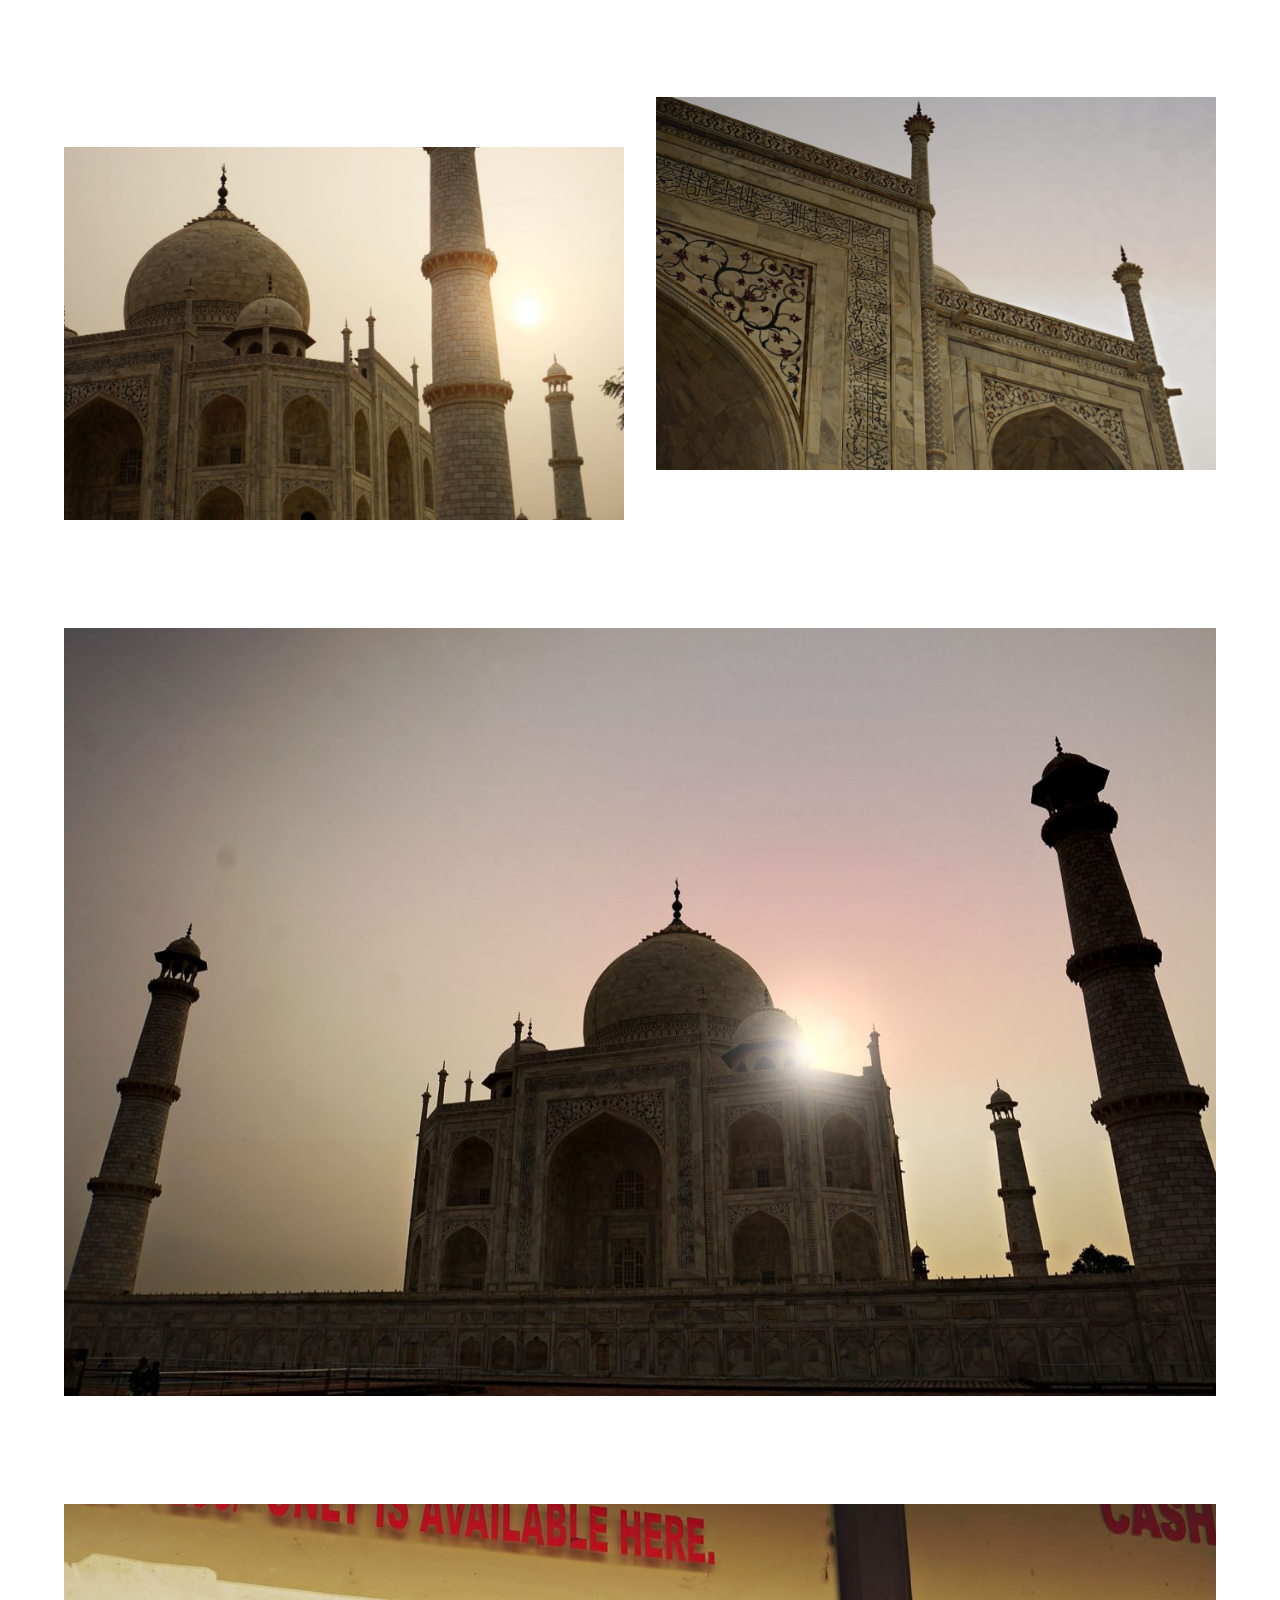
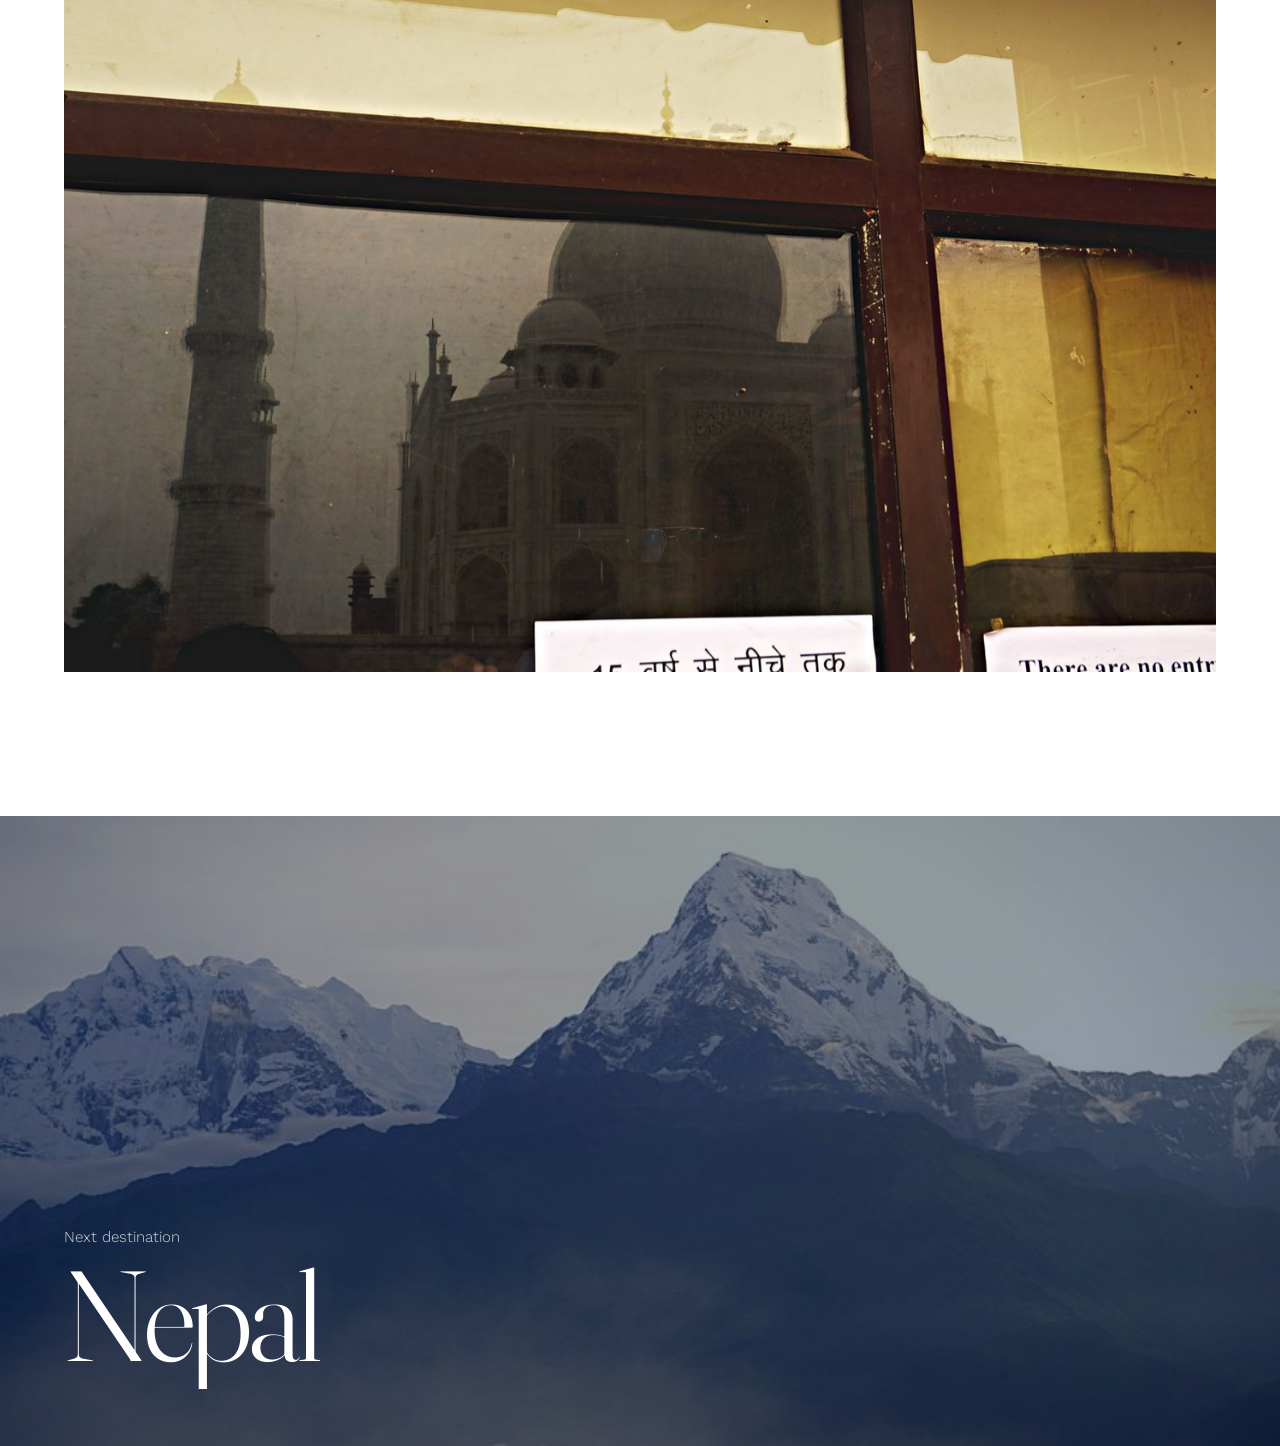
<file: taj.html>
<!DOCTYPE html>
<html lang="en">
<head>
<meta charset="UTF-8">
<meta name="viewport" content="width=device-width, initial-scale=1.0">
<title>Taj Mahal — Valentin Walendy</title>
<meta name="description" content="Photographs of Taj Mahal, Agra, India.">
<link rel="preload" href="assets/fraunces-var.woff2" as="font" type="font/woff2" crossorigin>
<link rel="preload" as="image" href="photos/taj8.jpg">
<link rel="stylesheet" href="style.css">
<link rel="stylesheet" href="about.css">
<link rel="stylesheet" href="place.css">
</head>
<body class="ab pl">

<nav class="nav ab-nav pl-nav">
  <div class="nav-left">
    <a href="index.html" class="nav-logo">Valentin Walendy</a>
    <a href="about.html" class="about-link">About</a>
  </div>
  <div class="nav-links">
    <a href="destinations.html">All destinations</a>
  </div>
</nav>

<header class="pl-hero">
  <div class="pl-hero-img"><img src="photos/taj8.jpg" alt="" width="1400" height="933"></div>
  <div class="pl-hero-text">
    <h1 class="pl-title" data-split="chars">Taj Mahal</h1>
    <p class="pl-sub">Agra, India. 19 photographs</p>
  </div>
</header>

<main>
  <section class="pl-intro">
    <p data-split="words" data-reveal>From the gardens at dusk to the marble up close, and the red sandstone buildings that frame it.</p>
  </section>

  <section class="pl-essay" aria-label="Photographs">
    <div class="row row-full">
      <figure class="pf" data-i="0" tabindex="0" role="button" aria-label="Open photo 1"><img src="photos/m/taj19.jpg" data-full="photos/taj19.jpg" alt="" width="1400" height="933" loading="lazy"></figure>
    </div>
    <div class="row row-pair" style="grid-template-columns: 1.501fr 1.501fr">
      <figure class="pf" data-i="1" tabindex="0" role="button" aria-label="Open photo 2"><img src="photos/m/taj3.jpg" data-full="photos/taj3.jpg" alt="" width="1400" height="933" loading="lazy"></figure>
      <figure class="pf" data-i="2" tabindex="0" role="button" aria-label="Open photo 3"><img src="photos/m/taj6.jpg" data-full="photos/taj6.jpg" alt="" width="1400" height="933" loading="lazy"></figure>
    </div>
    <div class="row row-offset">
      <figure class="pf" data-i="3" tabindex="0" role="button" aria-label="Open photo 4"><img src="photos/m/taj13.jpg" data-full="photos/taj13.jpg" alt="" width="1400" height="933" loading="lazy"></figure>
      <figure class="pf" data-i="4" tabindex="0" role="button" aria-label="Open photo 5"><img src="photos/m/taj22.jpg" data-full="photos/taj22.jpg" alt="" width="933" height="1400" loading="lazy"></figure>
    </div>
    <div class="row row-wide">
      <figure class="pf" data-i="5" tabindex="0" role="button" aria-label="Open photo 6"><img src="photos/m/taj9.jpg" data-full="photos/taj9.jpg" alt="" width="1400" height="933" loading="lazy"></figure>
    </div>
    <div class="row row-pair" style="grid-template-columns: 1.501fr 1.501fr">
      <figure class="pf" data-i="6" tabindex="0" role="button" aria-label="Open photo 7"><img src="photos/m/taj2.jpg" data-full="photos/taj2.jpg" alt="" width="1400" height="933" loading="lazy"></figure>
      <figure class="pf" data-i="7" tabindex="0" role="button" aria-label="Open photo 8"><img src="photos/m/taj20.jpg" data-full="photos/taj20.jpg" alt="" width="1400" height="933" loading="lazy"></figure>
    </div>
    <div class="row row-full">
      <figure class="pf" data-i="8" tabindex="0" role="button" aria-label="Open photo 9"><img src="photos/m/taj14.jpg" data-full="photos/taj14.jpg" alt="" width="1400" height="933" loading="lazy"></figure>
    </div>
    <div class="row row-offset-rev">
      <figure class="pf" data-i="9" tabindex="0" role="button" aria-label="Open photo 10"><img src="photos/m/taj23.jpg" data-full="photos/taj23.jpg" alt="" width="933" height="1400" loading="lazy"></figure>
      <figure class="pf" data-i="10" tabindex="0" role="button" aria-label="Open photo 11"><img src="photos/m/taj18.jpg" data-full="photos/taj18.jpg" alt="" width="1400" height="933" loading="lazy"></figure>
    </div>
    <div class="row row-pair" style="grid-template-columns: 1.501fr 1.501fr">
      <figure class="pf" data-i="11" tabindex="0" role="button" aria-label="Open photo 12"><img src="photos/m/taj5.jpg" data-full="photos/taj5.jpg" alt="" width="1400" height="933" loading="lazy"></figure>
      <figure class="pf" data-i="12" tabindex="0" role="button" aria-label="Open photo 13"><img src="photos/m/taj12.jpg" data-full="photos/taj12.jpg" alt="" width="1400" height="933" loading="lazy"></figure>
    </div>
    <div class="row row-full">
      <figure class="pf" data-i="13" tabindex="0" role="button" aria-label="Open photo 14"><img src="photos/m/taj16.jpg" data-full="photos/taj16.jpg" alt="" width="1400" height="933" loading="lazy"></figure>
    </div>
    <div class="row row-pair" style="grid-template-columns: 1.501fr 1.501fr">
      <figure class="pf" data-i="14" tabindex="0" role="button" aria-label="Open photo 15"><img src="photos/m/taj17.jpg" data-full="photos/taj17.jpg" alt="" width="1400" height="933" loading="lazy"></figure>
      <figure class="pf" data-i="15" tabindex="0" role="button" aria-label="Open photo 16"><img src="photos/m/taj1.jpg" data-full="photos/taj1.jpg" alt="" width="1400" height="933" loading="lazy"></figure>
    </div>
    <div class="row row-full">
      <figure class="pf" data-i="16" tabindex="0" role="button" aria-label="Open photo 17"><img src="photos/m/taj7.jpg" data-full="photos/taj7.jpg" alt="" width="1400" height="933" loading="lazy"></figure>
    </div>
    <div class="row row-full">
      <figure class="pf" data-i="17" tabindex="0" role="button" aria-label="Open photo 18"><img src="photos/m/taj15.jpg" data-full="photos/taj15.jpg" alt="" width="1400" height="933" loading="lazy"></figure>
    </div>
  </section>

  <a class="pl-next" href="nepal.html">
    <span class="pl-next-img"><img src="assets/dest/nepal-1.jpg" alt="" loading="lazy"></span>
    <span class="pl-next-text">
      <span class="pl-next-label">Next destination</span>
      <span class="pl-next-name" data-split="chars" data-reveal>Nepal</span>
    </span>
  </a>
</main>

<div class="lb" role="dialog" aria-modal="true" aria-label="Photo viewer" hidden>
  <img class="lb-img" alt="">
  <button class="lb-btn lb-close" type="button" aria-label="Close">
    <svg viewBox="0 0 24 24"><path d="M6 6l12 12M18 6 6 18"/></svg>
  </button>
  <button class="lb-btn lb-prev" type="button" aria-label="Previous photo">
    <svg viewBox="0 0 24 24"><path d="M15 5l-7 7 7 7"/></svg>
  </button>
  <button class="lb-btn lb-next" type="button" aria-label="Next photo">
    <svg viewBox="0 0 24 24"><path d="M9 5l7 7-7 7"/></svg>
  </button>
  <span class="lb-count"></span>
</div>

<nav class="dock" aria-label="Quick links">
  <button class="dock-i dock-back" type="button" data-tip="Back" aria-label="Go back" data-fallback="destinations.html">
    <svg viewBox="0 0 24 24"><path d="M19 12H5M11 6l-6 6 6 6"/></svg>
  </button>
  <span class="dock-sep" aria-hidden="true"></span>
  <a class="dock-i" href="index.html" data-tip="Home" aria-label="Home">
    <svg viewBox="0 0 24 24"><path d="M4 10.5 12 4l8 6.5V20a1 1 0 0 1-1 1h-4.5v-6h-5v6H5a1 1 0 0 1-1-1z"/></svg>
  </a>
  <a class="dock-i" href="destinations.html" data-tip="Destinations" aria-label="Destinations">
    <svg viewBox="0 0 24 24"><circle cx="12" cy="12" r="8.5"/><path d="M3.5 12h17M12 3.5c2.4 2.4 3.6 5.2 3.6 8.5s-1.2 6.1-3.6 8.5c-2.4-2.4-3.6-5.2-3.6-8.5s1.2-6.1 3.6-8.5z"/></svg>
  </a>
  <span class="dock-sep" aria-hidden="true"></span>
  <a class="dock-i" href="https://github.com/vwalendy" target="_blank" rel="noopener" data-tip="GitHub" aria-label="GitHub">
    <svg viewBox="0 0 24 24" class="fill"><path d="M12 2.5a9.5 9.5 0 0 0-3 18.5c.5.1.7-.2.7-.5v-1.7c-2.6.6-3.2-1.2-3.2-1.2-.4-1.1-1-1.4-1-1.4-.9-.6 0-.6 0-.6 1 .1 1.5 1 1.5 1 .9 1.5 2.3 1.1 2.9.8.1-.6.3-1.1.6-1.3-2.1-.2-4.3-1-4.3-4.6 0-1 .4-1.9 1-2.6-.1-.2-.4-1.2.1-2.5 0 0 .8-.3 2.6 1a9 9 0 0 1 4.8 0c1.8-1.3 2.6-1 2.6-1 .5 1.3.2 2.3.1 2.5.6.7 1 1.6 1 2.6 0 3.7-2.2 4.4-4.3 4.6.3.3.6.9.6 1.8v2.7c0 .3.2.6.7.5A9.5 9.5 0 0 0 12 2.5z"/></svg>
  </a>
  <a class="dock-i" href="https://www.linkedin.com/in/valentin-walendy-a16ba2328/" target="_blank" rel="noopener" data-tip="LinkedIn" aria-label="LinkedIn">
    <svg viewBox="0 0 24 24" class="fill"><path d="M5.2 8.8h3.1V19H5.2zM6.8 4a1.8 1.8 0 1 1 0 3.6 1.8 1.8 0 0 1 0-3.6zM10.3 8.8h3v1.4c.4-.8 1.5-1.6 3-1.6 3.2 0 3.8 2.1 3.8 4.8V19H17v-5c0-1.2 0-2.7-1.7-2.7s-1.9 1.3-1.9 2.6V19h-3.1z"/></svg>
  </a>
  <a class="dock-i" href="mailto:valentin.walendy@epfl.ch" data-tip="valentin.walendy@epfl.ch" aria-label="Email valentin.walendy@epfl.ch">
    <svg viewBox="0 0 24 24"><rect x="3.5" y="5.5" width="17" height="13" rx="2"/><path d="m4 7 8 6 8-6"/></svg>
  </a>
</nav>

<script src="site.js"></script>
<script src="cursor.js"></script>
<script src="place.js"></script>
</body>
</html>
</file>
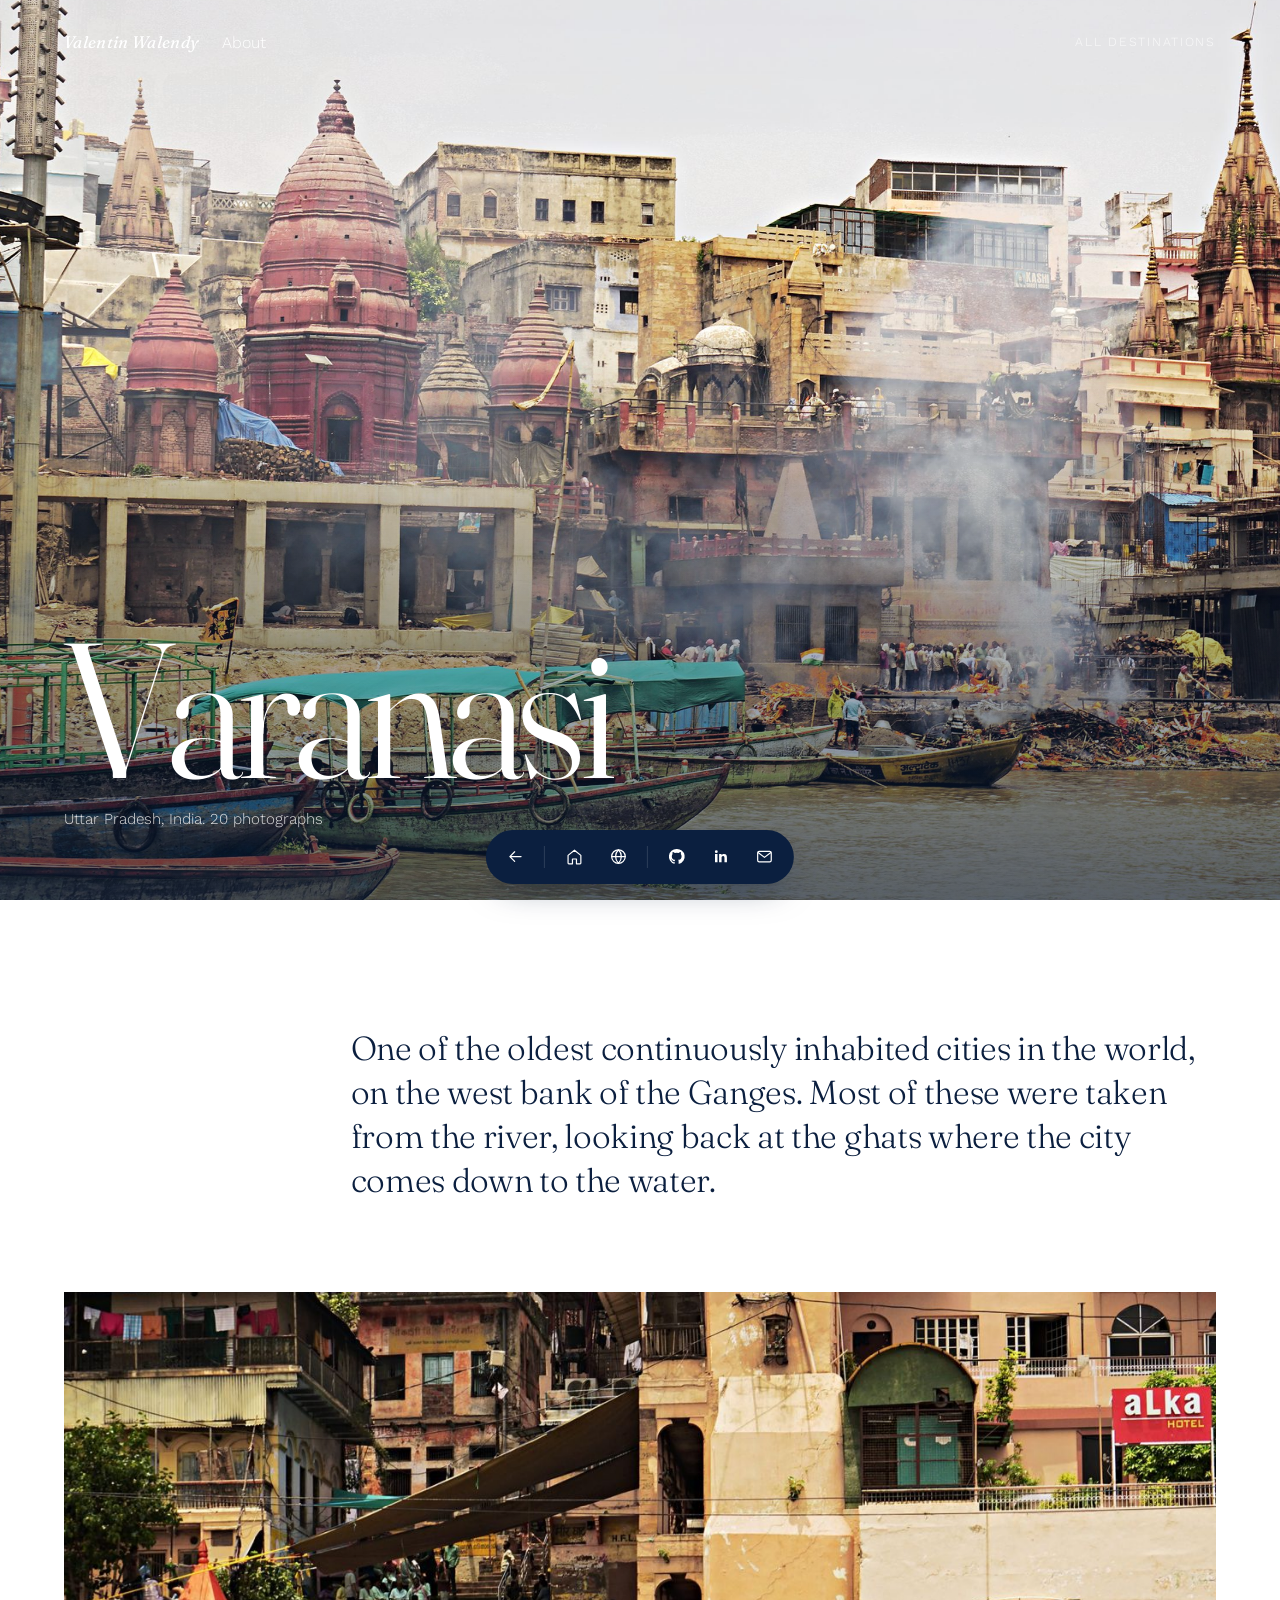
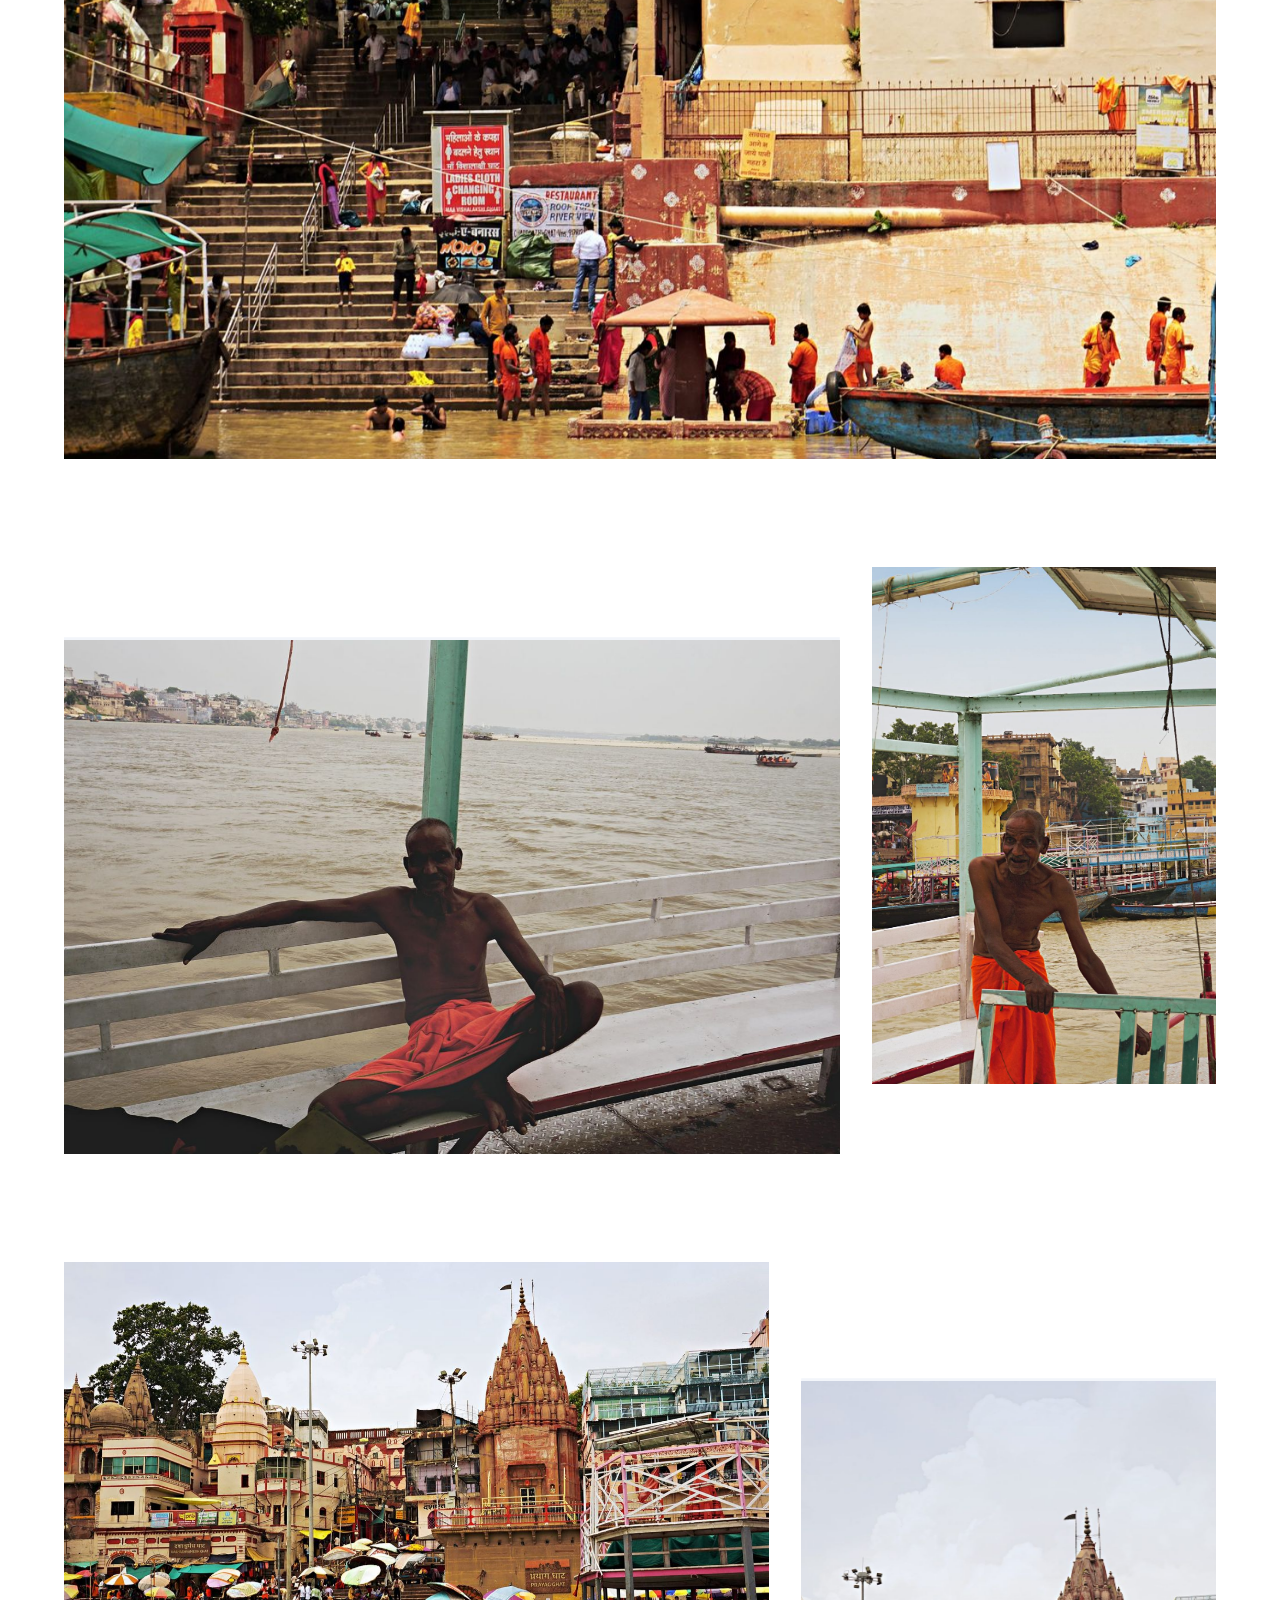
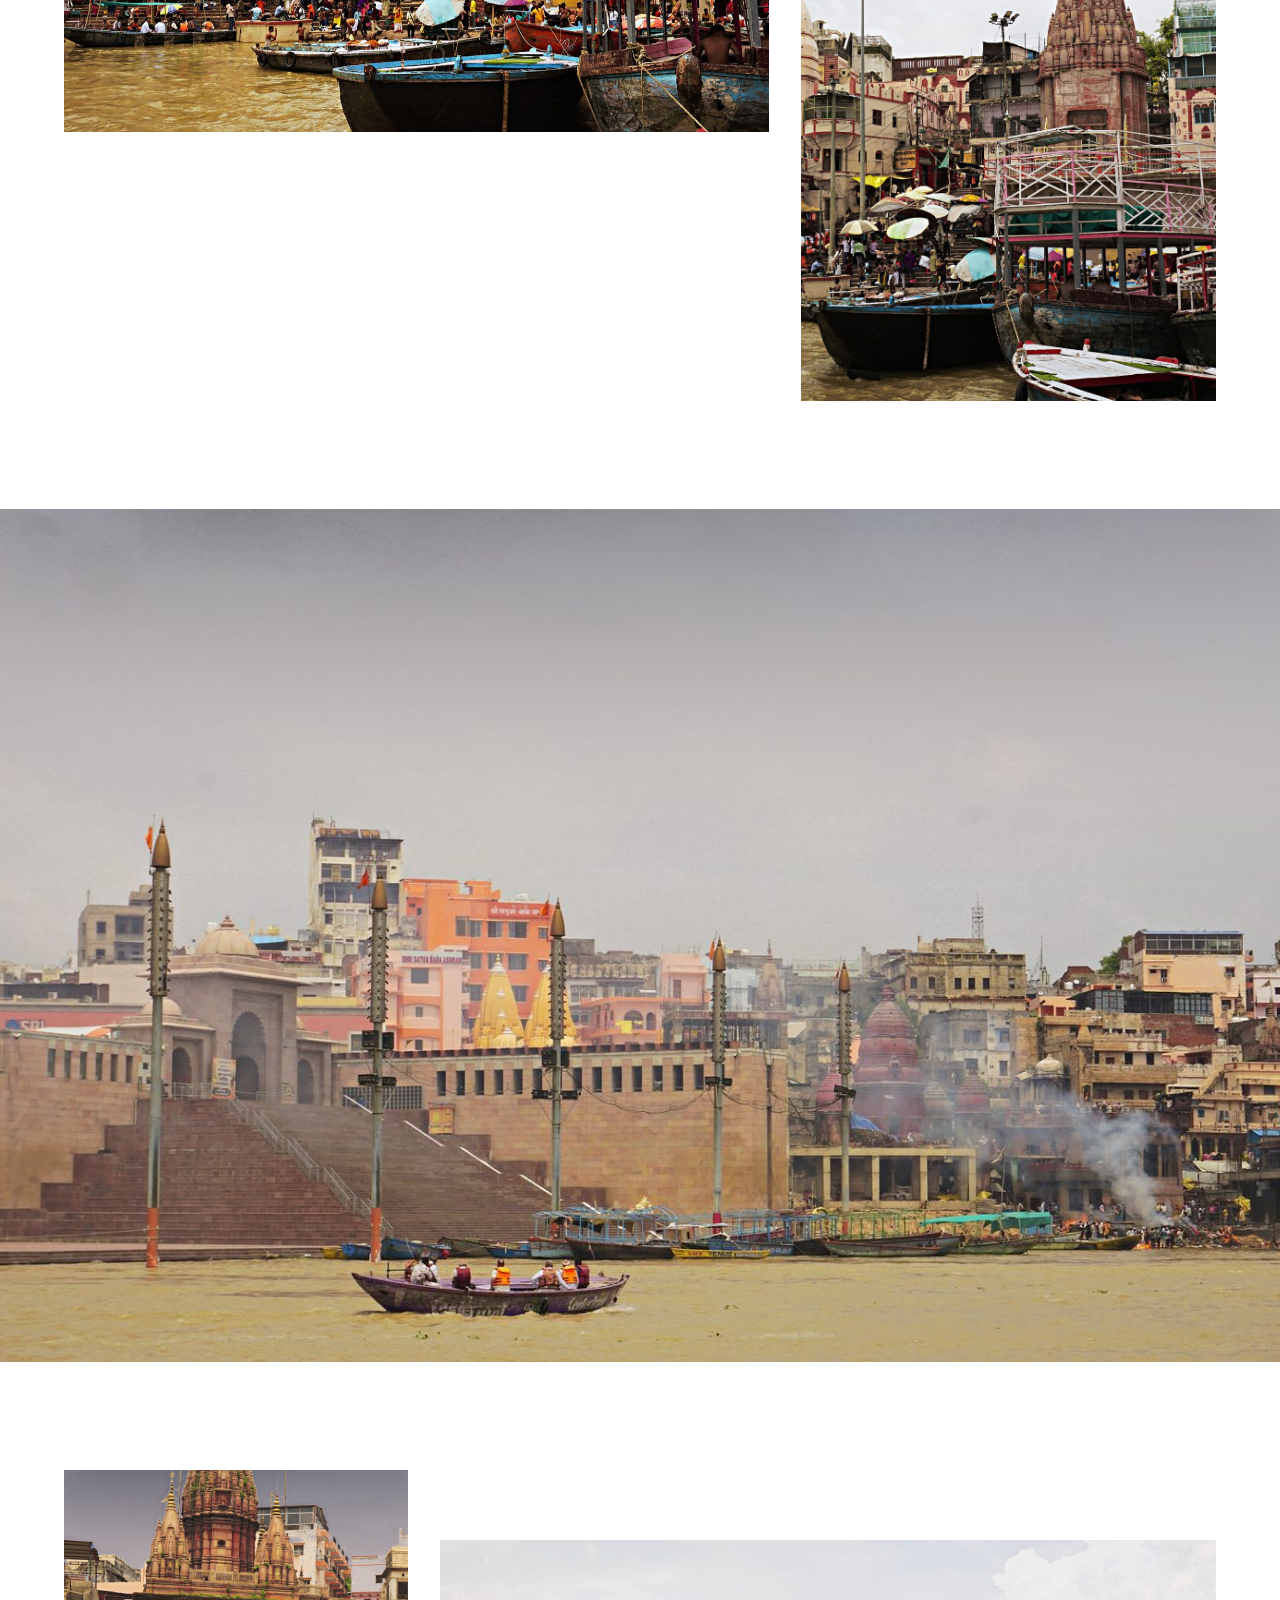
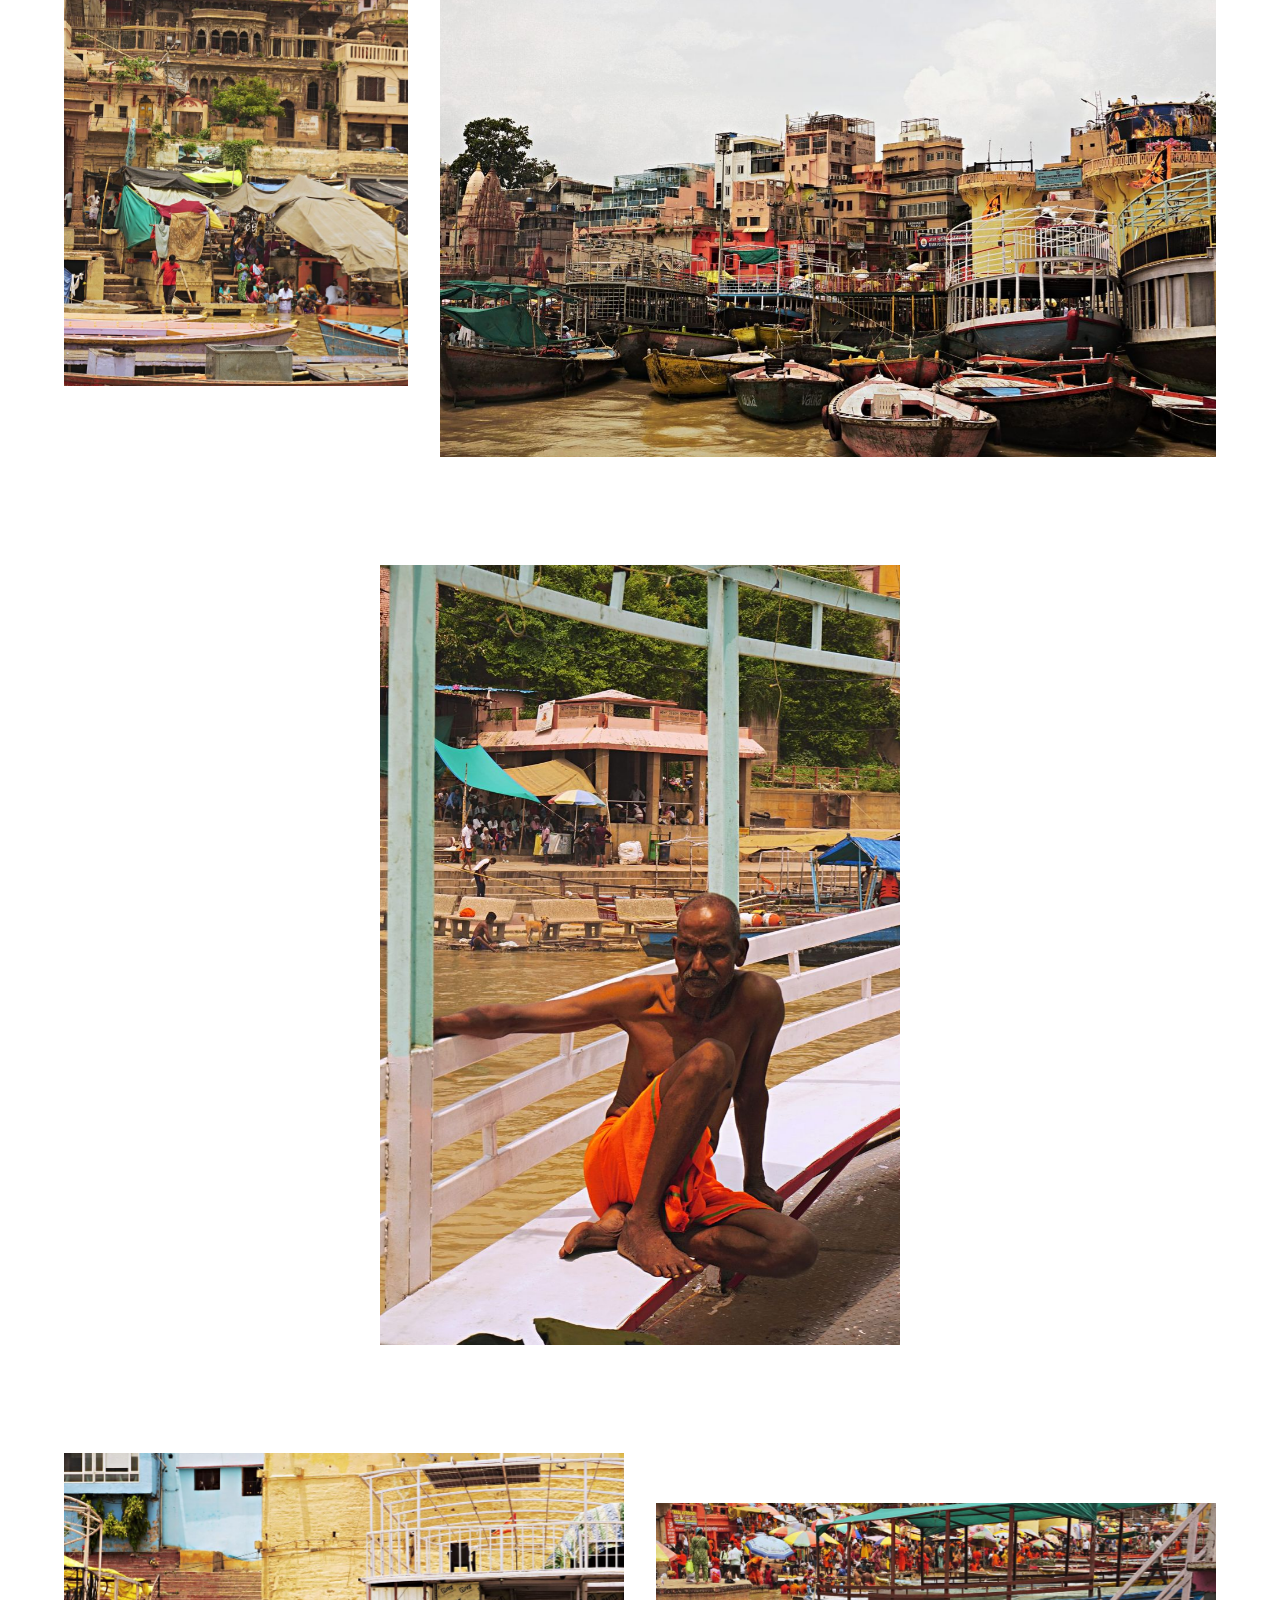
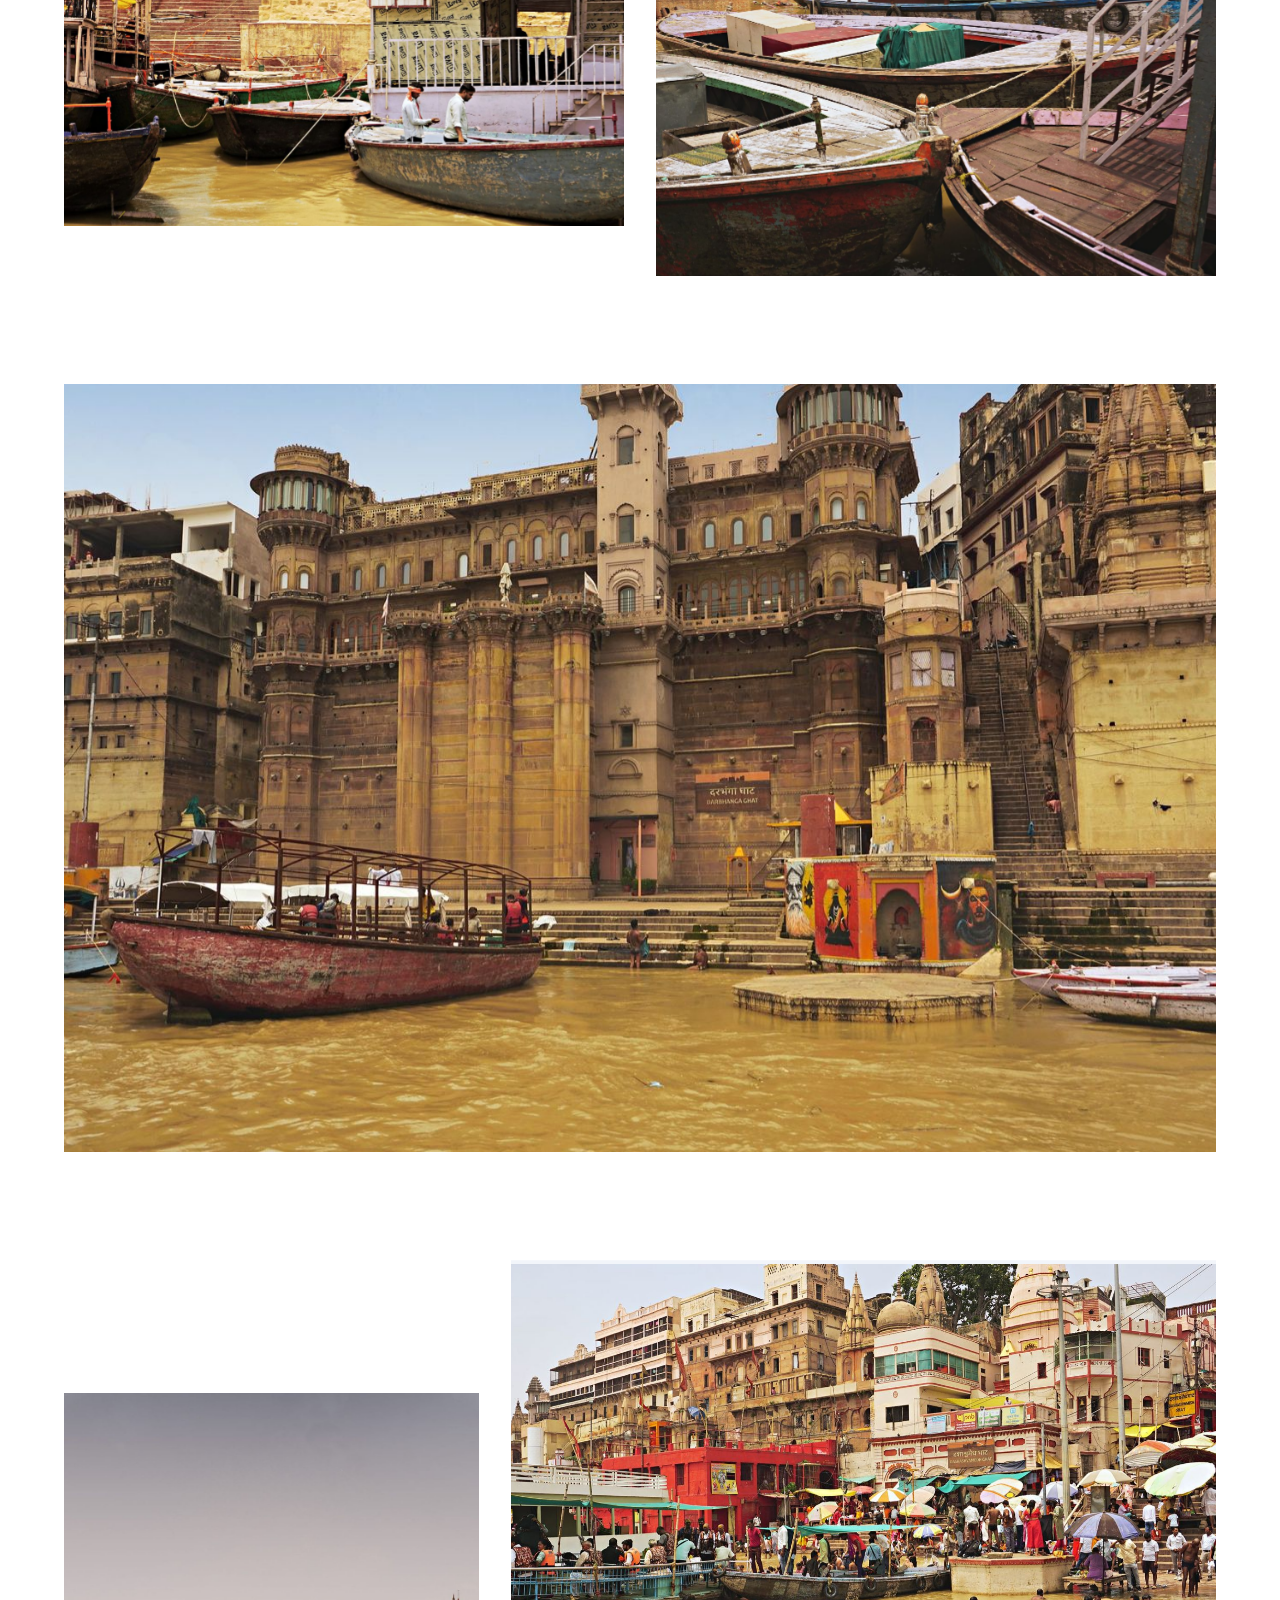
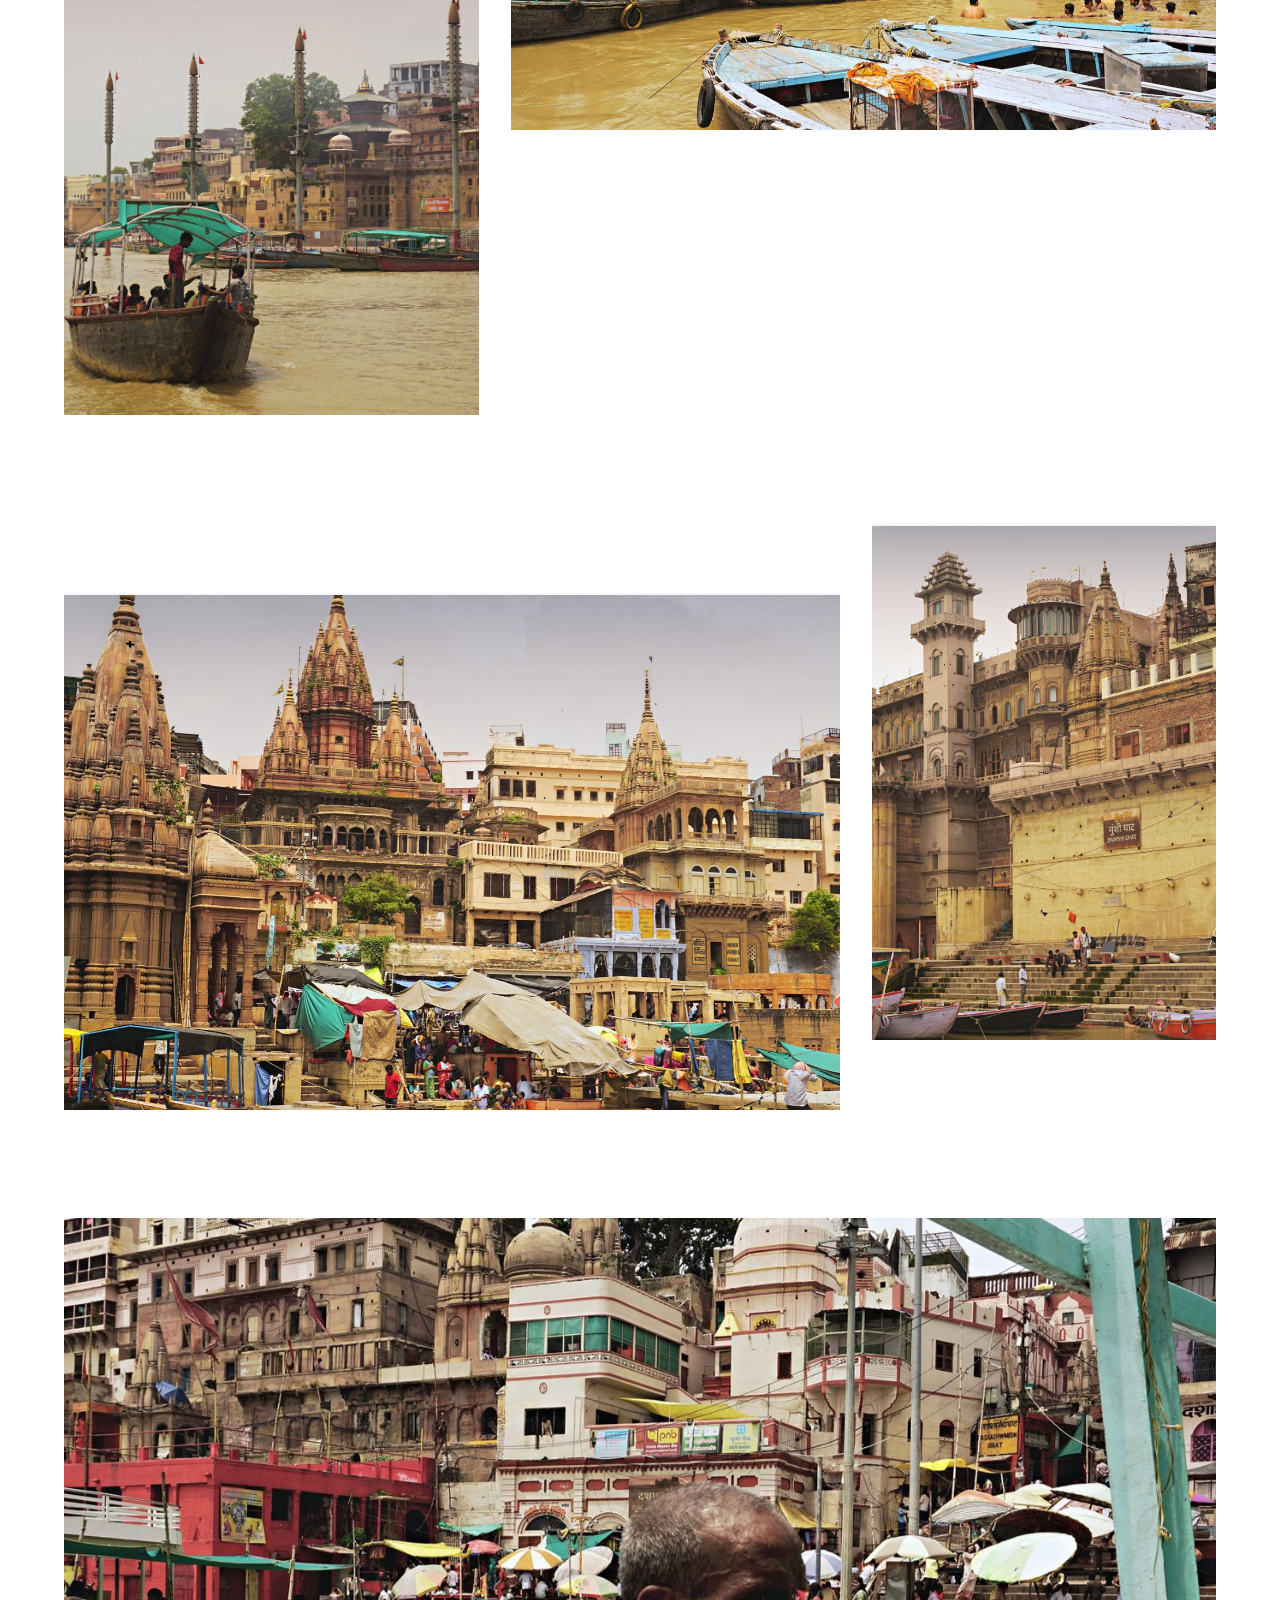
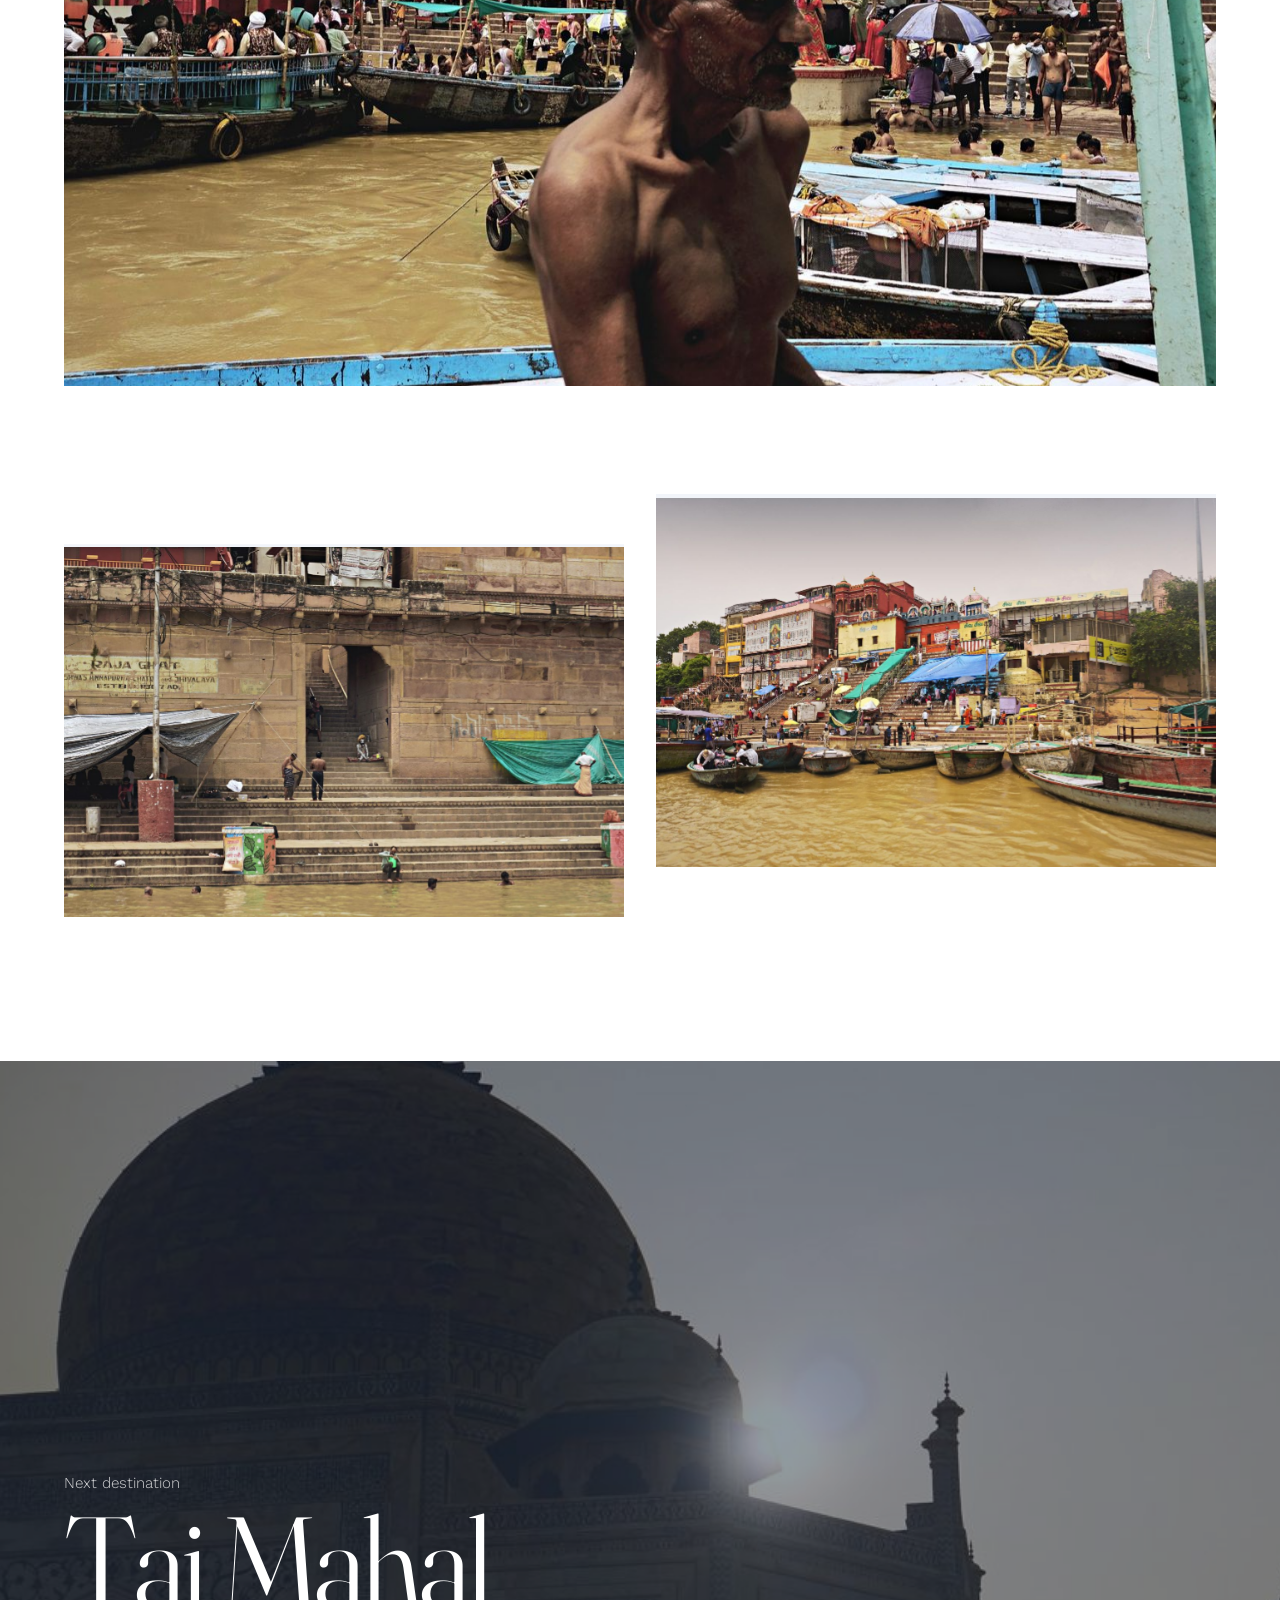
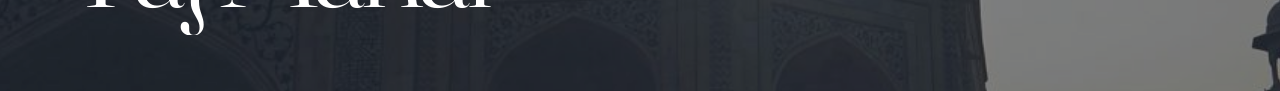
<file: varanasi.html>
<!DOCTYPE html>
<html lang="en">
<head>
<meta charset="UTF-8">
<meta name="viewport" content="width=device-width, initial-scale=1.0">
<title>Varanasi — Valentin Walendy</title>
<meta name="description" content="Photographs of Varanasi, Uttar Pradesh, India.">
<link rel="preload" href="assets/fraunces-var.woff2" as="font" type="font/woff2" crossorigin>
<link rel="preload" as="image" href="photos/varanasi7.jpg">
<link rel="stylesheet" href="style.css">
<link rel="stylesheet" href="about.css">
<link rel="stylesheet" href="place.css">
</head>
<body class="ab pl">

<nav class="nav ab-nav pl-nav">
  <div class="nav-left">
    <a href="index.html" class="nav-logo">Valentin Walendy</a>
    <a href="about.html" class="about-link">About</a>
  </div>
  <div class="nav-links">
    <a href="destinations.html">All destinations</a>
  </div>
</nav>

<header class="pl-hero">
  <div class="pl-hero-img"><img src="photos/varanasi7.jpg" alt="" width="1400" height="933"></div>
  <div class="pl-hero-text">
    <h1 class="pl-title" data-split="chars">Varanasi</h1>
    <p class="pl-sub">Uttar Pradesh, India. 20 photographs</p>
  </div>
</header>

<main>
  <section class="pl-intro">
    <p data-split="words" data-reveal>One of the oldest continuously inhabited cities in the world, on the west bank of the Ganges. Most of these were taken from the river, looking back at the ghats where the city comes down to the water.</p>
  </section>

  <section class="pl-essay" aria-label="Photographs">
    <div class="row row-full">
      <figure class="pf" data-i="0" tabindex="0" role="button" aria-label="Open photo 1"><img src="photos/m/varanasi26.jpg" data-full="photos/varanasi26.jpg" alt="" width="1400" height="933" loading="lazy"></figure>
    </div>
    <div class="row row-pair" style="grid-template-columns: 1.501fr 0.666fr">
      <figure class="pf" data-i="1" tabindex="0" role="button" aria-label="Open photo 2"><img src="photos/m/varanasi3.jpg" data-full="photos/varanasi3.jpg" alt="" width="1400" height="933" loading="lazy"></figure>
      <figure class="pf" data-i="2" tabindex="0" role="button" aria-label="Open photo 3"><img src="photos/m/varanasi1.jpg" data-full="photos/varanasi1.jpg" alt="" width="933" height="1400" loading="lazy"></figure>
    </div>
    <div class="row row-offset">
      <figure class="pf" data-i="3" tabindex="0" role="button" aria-label="Open photo 4"><img src="photos/m/varanasi14.jpg" data-full="photos/varanasi14.jpg" alt="" width="1400" height="933" loading="lazy"></figure>
      <figure class="pf" data-i="4" tabindex="0" role="button" aria-label="Open photo 5"><img src="photos/m/varanasi5.jpg" data-full="photos/varanasi5.jpg" alt="" width="933" height="1400" loading="lazy"></figure>
    </div>
    <div class="row row-wide">
      <figure class="pf" data-i="5" tabindex="0" role="button" aria-label="Open photo 6"><img src="photos/m/varanasi22.jpg" data-full="photos/varanasi22.jpg" alt="" width="1400" height="933" loading="lazy"></figure>
    </div>
    <div class="row row-pair" style="grid-template-columns: 0.666fr 1.501fr">
      <figure class="pf" data-i="6" tabindex="0" role="button" aria-label="Open photo 7"><img src="photos/m/varanasi4.jpg" data-full="photos/varanasi4.jpg" alt="" width="933" height="1400" loading="lazy"></figure>
      <figure class="pf" data-i="7" tabindex="0" role="button" aria-label="Open photo 8"><img src="photos/m/varanasi10.jpg" data-full="photos/varanasi10.jpg" alt="" width="1400" height="933" loading="lazy"></figure>
    </div>
    <div class="row row-solo">
      <figure class="pf" data-i="8" tabindex="0" role="button" aria-label="Open photo 9"><img src="photos/m/varanasi21.jpg" data-full="photos/varanasi21.jpg" alt="" width="933" height="1400" loading="lazy"></figure>
    </div>
    <div class="row row-pair" style="grid-template-columns: 1.501fr 1.501fr">
      <figure class="pf" data-i="9" tabindex="0" role="button" aria-label="Open photo 10"><img src="photos/m/varanasi11.jpg" data-full="photos/varanasi11.jpg" alt="" width="1400" height="933" loading="lazy"></figure>
      <figure class="pf" data-i="10" tabindex="0" role="button" aria-label="Open photo 11"><img src="photos/m/varanasi12.jpg" data-full="photos/varanasi12.jpg" alt="" width="1400" height="933" loading="lazy"></figure>
    </div>
    <div class="row row-full">
      <figure class="pf" data-i="11" tabindex="0" role="button" aria-label="Open photo 12"><img src="photos/m/varanasi13.jpg" data-full="photos/varanasi13.jpg" alt="" width="1400" height="933" loading="lazy"></figure>
    </div>
    <div class="row row-offset-rev">
      <figure class="pf" data-i="12" tabindex="0" role="button" aria-label="Open photo 13"><img src="photos/m/varanasi9.jpg" data-full="photos/varanasi9.jpg" alt="" width="933" height="1400" loading="lazy"></figure>
      <figure class="pf" data-i="13" tabindex="0" role="button" aria-label="Open photo 14"><img src="photos/m/varanasi18.jpg" data-full="photos/varanasi18.jpg" alt="" width="1400" height="933" loading="lazy"></figure>
    </div>
    <div class="row row-pair" style="grid-template-columns: 1.501fr 0.666fr">
      <figure class="pf" data-i="14" tabindex="0" role="button" aria-label="Open photo 15"><img src="photos/m/varanasi23.jpg" data-full="photos/varanasi23.jpg" alt="" width="1400" height="933" loading="lazy"></figure>
      <figure class="pf" data-i="15" tabindex="0" role="button" aria-label="Open photo 16"><img src="photos/m/varanasi24.jpg" data-full="photos/varanasi24.jpg" alt="" width="933" height="1400" loading="lazy"></figure>
    </div>
    <div class="row row-full">
      <figure class="pf" data-i="16" tabindex="0" role="button" aria-label="Open photo 17"><img src="photos/m/varanasi25.jpg" data-full="photos/varanasi25.jpg" alt="" width="1400" height="933" loading="lazy"></figure>
    </div>
    <div class="row row-pair" style="grid-template-columns: 1.501fr 1.501fr">
      <figure class="pf" data-i="17" tabindex="0" role="button" aria-label="Open photo 18"><img src="photos/m/varanasi20.jpg" data-full="photos/varanasi20.jpg" alt="" width="1400" height="933" loading="lazy"></figure>
      <figure class="pf" data-i="18" tabindex="0" role="button" aria-label="Open photo 19"><img src="photos/m/varanasi27.jpg" data-full="photos/varanasi27.jpg" alt="" width="1400" height="933" loading="lazy"></figure>
    </div>
  </section>

  <a class="pl-next" href="taj.html">
    <span class="pl-next-img"><img src="assets/dest/taj-2.jpg" alt="" loading="lazy"></span>
    <span class="pl-next-text">
      <span class="pl-next-label">Next destination</span>
      <span class="pl-next-name" data-split="chars" data-reveal>Taj Mahal</span>
    </span>
  </a>
</main>

<div class="lb" role="dialog" aria-modal="true" aria-label="Photo viewer" hidden>
  <img class="lb-img" alt="">
  <button class="lb-btn lb-close" type="button" aria-label="Close">
    <svg viewBox="0 0 24 24"><path d="M6 6l12 12M18 6 6 18"/></svg>
  </button>
  <button class="lb-btn lb-prev" type="button" aria-label="Previous photo">
    <svg viewBox="0 0 24 24"><path d="M15 5l-7 7 7 7"/></svg>
  </button>
  <button class="lb-btn lb-next" type="button" aria-label="Next photo">
    <svg viewBox="0 0 24 24"><path d="M9 5l7 7-7 7"/></svg>
  </button>
  <span class="lb-count"></span>
</div>

<nav class="dock" aria-label="Quick links">
  <button class="dock-i dock-back" type="button" data-tip="Back" aria-label="Go back" data-fallback="destinations.html">
    <svg viewBox="0 0 24 24"><path d="M19 12H5M11 6l-6 6 6 6"/></svg>
  </button>
  <span class="dock-sep" aria-hidden="true"></span>
  <a class="dock-i" href="index.html" data-tip="Home" aria-label="Home">
    <svg viewBox="0 0 24 24"><path d="M4 10.5 12 4l8 6.5V20a1 1 0 0 1-1 1h-4.5v-6h-5v6H5a1 1 0 0 1-1-1z"/></svg>
  </a>
  <a class="dock-i" href="destinations.html" data-tip="Destinations" aria-label="Destinations">
    <svg viewBox="0 0 24 24"><circle cx="12" cy="12" r="8.5"/><path d="M3.5 12h17M12 3.5c2.4 2.4 3.6 5.2 3.6 8.5s-1.2 6.1-3.6 8.5c-2.4-2.4-3.6-5.2-3.6-8.5s1.2-6.1 3.6-8.5z"/></svg>
  </a>
  <span class="dock-sep" aria-hidden="true"></span>
  <a class="dock-i" href="https://github.com/vwalendy" target="_blank" rel="noopener" data-tip="GitHub" aria-label="GitHub">
    <svg viewBox="0 0 24 24" class="fill"><path d="M12 2.5a9.5 9.5 0 0 0-3 18.5c.5.1.7-.2.7-.5v-1.7c-2.6.6-3.2-1.2-3.2-1.2-.4-1.1-1-1.4-1-1.4-.9-.6 0-.6 0-.6 1 .1 1.5 1 1.5 1 .9 1.5 2.3 1.1 2.9.8.1-.6.3-1.1.6-1.3-2.1-.2-4.3-1-4.3-4.6 0-1 .4-1.9 1-2.6-.1-.2-.4-1.2.1-2.5 0 0 .8-.3 2.6 1a9 9 0 0 1 4.8 0c1.8-1.3 2.6-1 2.6-1 .5 1.3.2 2.3.1 2.5.6.7 1 1.6 1 2.6 0 3.7-2.2 4.4-4.3 4.6.3.3.6.9.6 1.8v2.7c0 .3.2.6.7.5A9.5 9.5 0 0 0 12 2.5z"/></svg>
  </a>
  <a class="dock-i" href="https://www.linkedin.com/in/valentin-walendy-a16ba2328/" target="_blank" rel="noopener" data-tip="LinkedIn" aria-label="LinkedIn">
    <svg viewBox="0 0 24 24" class="fill"><path d="M5.2 8.8h3.1V19H5.2zM6.8 4a1.8 1.8 0 1 1 0 3.6 1.8 1.8 0 0 1 0-3.6zM10.3 8.8h3v1.4c.4-.8 1.5-1.6 3-1.6 3.2 0 3.8 2.1 3.8 4.8V19H17v-5c0-1.2 0-2.7-1.7-2.7s-1.9 1.3-1.9 2.6V19h-3.1z"/></svg>
  </a>
  <a class="dock-i" href="mailto:valentin.walendy@epfl.ch" data-tip="valentin.walendy@epfl.ch" aria-label="Email valentin.walendy@epfl.ch">
    <svg viewBox="0 0 24 24"><rect x="3.5" y="5.5" width="17" height="13" rx="2"/><path d="m4 7 8 6 8-6"/></svg>
  </a>
</nav>

<script src="site.js"></script>
<script src="cursor.js"></script>
<script src="place.js"></script>
</body>
</html>
</file>
<file: style.css>
@import url('https://fonts.googleapis.com/css2?family=Fraunces:ital,wght@0,300;0,400;0,500;1,400;1,500&family=Work+Sans:wght@300;400;500&display=swap');

:root {
  --bg: #f1ebe0;
  --bg-soft: #e9e0cf;
  --ink: #262019;
  --ink-soft: #6b6154;
  --line: #cdbea1;
  --accent: #86735a;
  --mat: #ece4d4;
  --mat-border: #d9cab0;
}

[data-theme="dark"] {
  --bg: #131313;
  --bg-soft: #1a1a1a;
  --ink: #d6d6d6;
  --ink-soft: #8c8c8c;
  --line: #303030;
  --accent: #a89d89;
  --mat: #1b1b1b;
  --mat-border: #2e2e2e;
}

body { transition: background 0.4s ease, color 0.4s ease; }

* { box-sizing: border-box; }

html { scroll-behavior: smooth; }

body {
  margin: 0;
  background: var(--bg);
  color: var(--ink);
  font-family: 'Work Sans', sans-serif;
  font-weight: 300;
  -webkit-font-smoothing: antialiased;
}

a { color: inherit; text-decoration: none; }

.eyebrow {
  font-family: 'Work Sans', sans-serif;
  font-size: 0.72rem;
  letter-spacing: 0.28em;
  text-transform: uppercase;
  color: var(--ink-soft);
}

.serif {
  font-family: 'Fraunces', serif;
}

/* ---------- top nav (gallery pages) ---------- */
.nav {
  display: flex;
  justify-content: space-between;
  align-items: center;
  padding: 2rem 6rem 2rem 2.5rem;
  max-width: 1400px;
  margin: 0 auto;
}

.nav-logo {
  font-family: 'Fraunces', serif;
  font-style: italic;
  font-weight: 400;
  font-size: 1.05rem;
  letter-spacing: 0.02em;
}

.nav-left {
  display: flex;
  align-items: baseline;
  gap: 1.4rem;
}

.nav-links {
  display: flex;
  gap: 2rem;
  font-size: 0.78rem;
  letter-spacing: 0.14em;
  text-transform: uppercase;
  color: var(--ink-soft);
}

.nav-links a {
  position: relative;
  padding-bottom: 2px;
  transition: color 0.25s ease;
}

.nav-links a:hover,
.nav-links a.active { color: var(--ink); }

.nav-links a.active::after {
  content: "";
  position: absolute;
  left: 0; right: 0; bottom: -4px;
  height: 1px;
  background: var(--accent);
}

/* ---------- hero (landing page) ---------- */
.hero {
  min-height: 100vh;
  display: flex;
  flex-direction: column;
}

.hero-photo {
  height: 56vh;
  width: 100%;
  overflow: hidden;
  position: relative;
}

.hero-photo img {
  width: 100%;
  height: 100%;
  object-fit: cover;
  display: block;
  filter: grayscale(18%) sepia(8%) contrast(1.03);
}

.hero-content {
  flex: 1;
  display: flex;
  flex-direction: column;
  align-items: center;
  justify-content: center;
  text-align: center;
  padding: 2.6rem 2rem 3rem;
}

.hero-eyebrow {
  margin-bottom: 1.3rem;
}

.hero-name {
  font-family: 'Fraunces', serif;
  font-weight: 300;
  font-size: clamp(2.2rem, 6.5vw, 4.2rem);
  letter-spacing: 0.01em;
  line-height: 1;
  margin: 0;
}

.hero-name em {
  font-style: italic;
  font-weight: 400;
}

.hero-rule {
  width: 1px;
  height: 2.6rem;
  background: var(--line);
  margin: 1.8rem 0;
}

.hero-cta {
  font-size: 0.78rem;
  letter-spacing: 0.24em;
  text-transform: uppercase;
  color: var(--ink-soft);
  display: inline-flex;
  align-items: center;
  gap: 0.6rem;
  padding-bottom: 0.4rem;
  border-bottom: 1px solid var(--line);
  transition: color 0.3s ease, border-color 0.3s ease, letter-spacing 0.3s ease;
}

.hero-cta:hover {
  color: var(--ink);
  border-color: var(--accent);
  letter-spacing: 0.3em;
}

.hero-cta svg { width: 12px; height: 12px; }

.hero-foot {
  margin-top: 2rem;
  font-size: 0.7rem;
  letter-spacing: 0.18em;
  text-transform: uppercase;
  color: var(--ink-soft);
  opacity: 0.7;
}
.hero-copyright {
  display: block;
  margin-top: 8px;
  font-size: 8px;
  letter-spacing: 0.08em;
  opacity: 0.60;
}

@media (max-width: 760px) {
  .hero-photo { height: 46vh; }
  .hero-content { padding: 2rem 1.5rem 2.4rem; }
}

/* ---------- destinations overview grid ---------- */
.dest-header {
  max-width: 1400px;
  margin: 1rem auto 3rem;
  padding: 0 2.5rem;
}

.dest-header h1 {
  font-family: 'Fraunces', serif;
  font-weight: 300;
  font-style: italic;
  font-size: clamp(1.8rem, 4vw, 2.6rem);
  margin: 0.6rem 0 0;
}

.dest-grid {
  display: grid;
  grid-template-columns: repeat(2, 1fr);
  gap: 1px;
  background: var(--line);
  max-width: 1400px;
  margin: 0 auto 4rem;
}

.dest-tile {
  position: relative;
  aspect-ratio: 4 / 3;
  overflow: hidden;
  background: var(--bg-soft);
  display: block;
}

.dest-tile img {
  width: 100%;
  height: 100%;
  object-fit: cover;
  filter: grayscale(15%) sepia(8%);
  transform: scale(1.01);
  transition: transform 1.4s cubic-bezier(0.16,1,0.3,1), filter 0.6s ease;
}

.dest-tile:hover img {
  transform: scale(1.07);
  filter: grayscale(0%) sepia(0%);
}

.dest-tile::after {
  content: "";
  position: absolute;
  inset: 0;
  background: linear-gradient(180deg, rgba(38,32,25,0) 40%, rgba(38,32,25,0.55) 100%);
}

.dest-label {
  position: absolute;
  left: 2rem;
  bottom: 1.7rem;
  z-index: 2;
  color: #f1ebe0;
}

.dest-label .num {
  font-size: 0.7rem;
  letter-spacing: 0.2em;
  opacity: 0.8;
  display: block;
  margin-bottom: 0.3rem;
}

.dest-label .name {
  font-family: 'Fraunces', serif;
  font-style: italic;
  font-weight: 400;
  font-size: 1.7rem;
}

/* ---------- gallery ---------- */
.gallery-header {
  max-width: 1400px;
  margin: 0.5rem auto 3rem;
  padding: 0 2.5rem;
}

.gallery-header .num {
  display: block;
  margin-bottom: 0.8rem;
}

.gallery-header h1 {
  font-family: 'Fraunces', serif;
  font-weight: 300;
  font-style: italic;
  font-size: clamp(2.2rem, 6vw, 3.6rem);
  margin: 0;
}

.gallery {
  max-width: 1600px;
  margin: 0 auto;
  padding: 0 0 6rem;
  column-count: 2;
  column-gap: 4px;
}

.frame {
  break-inside: avoid;
  margin-bottom: 4px;
  position: relative;
  overflow: hidden;
}

.frame img {
  width: 100%;
  display: block;
  object-fit: cover;
  transition: opacity 0.4s ease, transform 0.6s ease;
}

.frame { cursor: none; }
.frame:hover img { opacity: 0.94; transform: scale(1.015); }

.frame .cap {
  position: absolute;
  left: 0;
  right: 0;
  bottom: 0;
  display: flex;
  justify-content: space-between;
  padding: 1.4rem 1.3rem 1rem;
  font-size: 0.66rem;
  letter-spacing: 0.14em;
  text-transform: uppercase;
  color: #f5f0e6;
  background: linear-gradient(180deg, rgba(10,8,6,0) 0%, rgba(10,8,6,0.5) 100%);
  opacity: 0;
  transition: opacity 0.35s ease;
}

.frame:hover .cap { opacity: 1; }

/* ---------- denser masonry (Bangalore, Hampi, Taj Mahal, Varanasi, Nepal) ---------- */
.gallery.dense {
  column-count: 3;
  column-gap: 4px;
}

@media (max-width: 760px) {
  .gallery.dense { column-count: 2; }
}

/* ---------- footer ---------- */
.site-footer {
  max-width: 1400px;
  margin: 0 auto;
  padding: 2.5rem 2.5rem 3rem;
  display: flex;
  justify-content: space-between;
  font-size: 0.7rem;
  letter-spacing: 0.14em;
  text-transform: uppercase;
  color: var(--ink-soft);
  border-top: 1px solid var(--line);
}

@media (max-width: 760px) {
  .dest-grid { grid-template-columns: 1fr; }
  .gallery { column-count: 1; }
  .nav { padding: 1.5rem; flex-direction: column; gap: 1rem; }
  .nav-links { gap: 1.2rem; }
}

@media (max-width: 480px) {
  .gallery { column-count: 1; }
}

@media (prefers-reduced-motion: reduce) {
  * { transition: none !important; }
}

/* ---------- custom cursor ---------- */
.cursor {
  position: fixed;
  top: 0; left: 0;
  width: 34px;
  height: 34px;
  border: 1px solid var(--ink);
  border-radius: 50%;
  pointer-events: none;
  opacity: 0;
  z-index: 2000;
  transition: width 0.3s cubic-bezier(0.16,1,0.3,1),
              height 0.3s cubic-bezier(0.16,1,0.3,1),
              background 0.3s ease,
              border-color 0.3s ease,
              opacity 0.3s ease;
}

.cursor--visible { opacity: 1; }

.cursor--big {
  width: 64px;
  height: 64px;
  background: var(--ink);
}

@media (pointer: fine) {
  body { cursor: none; }
  a, button { cursor: none; }
}

/* ---------- chic button ---------- */
.btn-chic {
  position: relative;
  display: inline-flex;
  align-items: center;
  gap: 0.7rem;
  padding: 1.1rem 2.6rem;
  border: 1px solid var(--ink);
  border-radius: 999px;
  font-size: 0.76rem;
  letter-spacing: 0.26em;
  text-transform: uppercase;
  color: var(--ink);
  overflow: hidden;
  transition: color 0.4s ease;
}

.btn-chic::before {
  content: "";
  position: absolute;
  inset: 0;
  background: var(--ink);
  transform: translateY(101%);
  transition: transform 0.45s cubic-bezier(0.16,1,0.3,1);
  z-index: -1;
}

.btn-chic:hover { color: var(--bg); }
.btn-chic:hover::before { transform: translateY(0); }

.btn-chic svg { width: 11px; height: 11px; transition: transform 0.4s ease; }
.btn-chic:hover svg { transform: translateX(3px); }

/* ---------- destination list (chic buttons page) ---------- */
.dest-list {
  max-width: 760px;
  margin: 0 auto;
  padding: 0 2rem;
  display: flex;
  flex-direction: column;
}

.dest-row {
  display: flex;
  align-items: baseline;
  justify-content: space-between;
  padding: 2.1rem 0;
  border-bottom: 1px solid var(--line);
  position: relative;
}

.dest-row:first-child { border-top: 1px solid var(--line); }

.dest-row .row-left {
  display: flex;
  align-items: baseline;
  gap: 1.6rem;
}

.dest-row .num {
  font-size: 0.72rem;
  letter-spacing: 0.16em;
  color: var(--ink-soft);
}

.dest-row .name {
  font-family: 'Fraunces', serif;
  font-style: italic;
  font-weight: 400;
  font-size: clamp(1.6rem, 4vw, 2.4rem);
  transition: transform 0.4s cubic-bezier(0.16,1,0.3,1), color 0.4s ease;
  display: inline-block;
}

.dest-row .arrow {
  font-size: 0.72rem;
  letter-spacing: 0.16em;
  color: var(--ink-soft);
  transition: transform 0.4s cubic-bezier(0.16,1,0.3,1), color 0.4s ease;
}

.dest-row:hover .name { transform: translateX(0.5rem); color: var(--accent); }
.dest-row:hover .arrow { transform: translateX(0.4rem); color: var(--ink); }

.dest-page-wrap {
  min-height: 100vh;
  display: flex;
  flex-direction: column;
  justify-content: center;
  padding: 4rem 0;
}

/* ---------- top-left nav (fixed, over full-bleed photos) ---------- */
.topleft-nav {
  position: fixed;
  top: 2rem;
  left: 2.5rem;
  z-index: 900;
  display: flex;
  flex-direction: column;
  gap: 0.5rem;
  mix-blend-mode: difference;
}

.topleft-nav .site-name {
  font-family: 'Fraunces', serif;
  font-style: italic;
  font-size: 1rem;
  color: #f5f0e6;
}

.topleft-nav .about-link {
  font-size: 0.7rem;
  letter-spacing: 0.2em;
  text-transform: uppercase;
  color: #f5f0e6;
  opacity: 0.85;
  transition: opacity 0.3s ease;
}

.topleft-nav .about-link:hover { opacity: 1; }

.topleft-nav--second { top: 4.3rem; }

.topleft-nav--inline {
  left: 11.5rem;
  top: 2.15rem;
}

@media (max-width: 760px) {
  .topleft-nav--inline { left: 8.5rem; top: 1.5rem; }
}

@media (max-width: 760px) {
  .topleft-nav { top: 1.3rem; left: 1.3rem; }
  .topleft-nav--second { top: 3.3rem; }
}

/* Nepal's photo makes the difference-blend links invisible; force a plain dark color there */
body[data-current-dest="nepal"] .topleft-nav {
  mix-blend-mode: normal;
}
body[data-current-dest="nepal"] .topleft-nav .site-name,
body[data-current-dest="nepal"] .topleft-nav .about-link {
  color: #1c1c1c;
  opacity: 1;
}

/* ---------- about link inside the standard nav (gallery/about pages) ---------- */
.nav-links a.about-link {
  color: var(--ink-soft);
}
.nav-links a.about-link:hover,
.nav-links a.about-link.active { color: var(--ink); }

/* ---------- about page ---------- */
.about {
  max-width: 1300px;
  margin: 0 auto;
  padding: 2rem 2.5rem 6rem;
  display: flex;
  gap: 4.5rem;
  align-items: flex-start;
}

.about-photo {
  flex: 0 0 320px;
}

.about-photo img {
  width: 100%;
  aspect-ratio: 4 / 5;
  object-fit: cover;
  display: block;
  filter: grayscale(14%) sepia(6%);
}

.about-text { flex: 1; min-width: 0; }

.about-text h1 {
  font-family: 'Fraunces', serif;
  font-style: italic;
  font-weight: 400;
  font-size: clamp(1.8rem, 4vw, 2.5rem);
  margin: 0.5rem 0 2rem;
}

.about-text p {
  font-family: 'Fraunces', serif;
  font-weight: 400;
  font-size: 1.04rem;
  line-height: 1.85;
  color: var(--ink);
  max-width: 62ch;
  margin: 0 0 1.5rem;
}

.about-contact {
  margin-top: 2.6rem;
  padding-top: 2.2rem;
  border-top: 1px solid var(--line);
}

.about-contact ul {
  list-style: none;
  margin: 1.1rem 0 0;
  padding: 0;
  display: flex;
  flex-direction: column;
  gap: 0.7rem;
}

.about-contact li {
  font-size: 0.85rem;
  letter-spacing: 0.02em;
  color: var(--ink-soft);
}

.about-contact a {
  color: var(--ink);
  border-bottom: 1px solid var(--line);
  padding-bottom: 1px;
  transition: border-color 0.3s ease, color 0.3s ease;
}

.about-contact a:hover { color: var(--accent); border-color: var(--accent); }

@media (max-width: 760px) {
  .about { flex-direction: column; gap: 2.2rem; padding: 1.5rem 1.5rem 4rem; }
  .about-photo { flex: 0 0 auto; max-width: 220px; }
}
.dest-scroll {
  /* step-scroll.js now drives navigation between panels */
}

.dest-panel {
  position: relative;
  height: 100vh;
  width: 100%;
  overflow: hidden;
  scroll-snap-align: start;
  display: flex;
  align-items: center;
  justify-content: center;
  cursor: none;
  background: var(--bg);
}

.dest-panel .photo-wrap {
  position: absolute;
  inset: 0;
  overflow: hidden;
}

.dest-panel .photo-wrap img {
  width: 100%;
  height: 100%;
  object-fit: cover;
  opacity: 0.5;
  transform: scale(0.9);
  transition: transform 1.15s cubic-bezier(0.16,1,0.3,1), opacity 1s ease;
}

.dest-panel.in-view .photo-wrap img {
  opacity: 1;
  transform: scale(1.06);
}

.dest-panel:hover .photo-wrap img {
  transform: scale(1.12);
}

.dest-panel .photo-wrap::after {
  content: "";
  position: absolute;
  inset: 0;
  background: rgba(10, 8, 6, 0.22);
}

.dest-panel .num {
  position: absolute;
  top: 2.2rem;
  left: 2.5rem;
  z-index: 2;
  font-size: 0.72rem;
  letter-spacing: 0.24em;
  text-transform: uppercase;
  color: #f5f0e6;
  opacity: 0;
  transform: translateY(14px);
  transition: transform 0.8s cubic-bezier(0.16,1,0.3,1) 0.1s, opacity 0.8s ease 0.1s;
}

.dest-panel.in-view .num {
  opacity: 1;
  transform: translateY(0);
}

.dest-panel .label {
  position: relative;
  z-index: 2;
  color: #f5f0e6;
  font-family: 'Work Sans', sans-serif;
  font-weight: 600;
  font-size: clamp(2.2rem, 7vw, 5rem);
  letter-spacing: 0.05em;
  text-transform: uppercase;
  text-shadow: 0 4px 30px rgba(0,0,0,0.45);
  opacity: 0;
  transform: translateY(32px);
  transition: transform 1s cubic-bezier(0.16,1,0.3,1) 0.18s, opacity 1s ease 0.18s;
}

.dest-panel.in-view .label {
  opacity: 1;
  transform: translateY(0);
}

@media (max-width: 760px) {
  .dest-panel .num { top: 1.3rem; left: 1.3rem; }
}

/* ---------- theme toggle ---------- */
.theme-toggle {
  position: fixed;
  top: 2rem;
  right: 2.5rem;
  width: 40px;
  height: 40px;
  border: 1px solid var(--line);
  border-radius: 50%;
  background: var(--bg);
  color: var(--ink);
  display: flex;
  align-items: center;
  justify-content: center;
  z-index: 900;
  transition: background 0.4s ease, border-color 0.3s ease, color 0.4s ease, transform 0.3s ease;
}

.theme-toggle svg { width: 16px; height: 16px; }
.theme-toggle:hover { border-color: var(--accent); transform: rotate(14deg); }

@media (max-width: 760px) {
  .theme-toggle { top: 1.3rem; right: 1.3rem; width: 36px; height: 36px; }
}

/* ---------- lightbox ---------- */
.lightbox {
  position: fixed;
  inset: 0;
  background: rgba(8, 8, 8, 0.95);
  display: flex;
  align-items: center;
  justify-content: center;
  opacity: 0;
  visibility: hidden;
  transition: opacity 0.35s ease;
  z-index: 1500;
}

.lightbox--open { opacity: 1; visibility: visible; }

.lightbox-frame {
  background: var(--mat);
  border: 1px solid var(--mat-border);
  padding: 0.9rem;
  max-width: 92vw;
  max-height: 92vh;
  display: flex;
  flex-direction: column;
  align-items: center;
}

.lightbox-img {
  display: block;
  max-width: 88vw;
  max-height: calc(92vh - 4.2rem);
  object-fit: contain;
}

.lightbox-cap {
  display: flex;
  justify-content: space-between;
  padding: 0.8rem 0.2rem 0;
  font-size: 0.68rem;
  letter-spacing: 0.14em;
  text-transform: uppercase;
  color: var(--ink-soft);
}

.lightbox-close,
.lightbox-nav {
  position: fixed;
  background: none;
  border: none;
  color: #ece4d4;
  letter-spacing: 0.18em;
  text-transform: uppercase;
  z-index: 1600;
  padding: 0.6rem;
  opacity: 0.85;
  transition: opacity 0.25s ease;
}

.lightbox-close { top: 2rem; right: 2.5rem; font-size: 0.72rem; }
.lightbox-nav { top: 50%; transform: translateY(-50%); font-size: 1.5rem; }
.lightbox-nav.prev { left: 2rem; }
.lightbox-nav.next { right: 2rem; }
.lightbox-close:hover,
.lightbox-nav:hover { opacity: 1; }

body.no-scroll { overflow: hidden; }

@media (max-width: 760px) {
  .lightbox-close { top: 1.2rem; right: 1.2rem; }
  .lightbox-nav.prev { left: 0.6rem; }
  .lightbox-nav.next { right: 0.6rem; }
}
</file>
<file: about.css>
/* About page — builds on style.css tokens (--bg, --ink, --ink-soft, --line, --accent) */

@font-face {
  font-family: 'Fraunces Var';
  src: url('assets/fraunces-var.woff2') format('woff2');
  font-weight: 100 900;
  font-style: normal;
  font-display: swap;
}

/* Page palette: white with navy ink; a few large blocks are solid navy */
.ab {
  --bg: #ffffff;
  --bg-soft: #f2f5fa;
  --ink: #0b1f3f;
  --ink-soft: #4a5d7e;
  --line: #dbe2ee;
  --accent: #1d3d73;
  --mat: #f2f5fa;
  --mat-border: #d8e0ec;
  --navy: #0b1f3f;
  --navy-ink: #ffffff;
  --navy-soft: #9fb3d1;
  --navy-line: rgba(255, 255, 255, 0.14);
  --frame-shadow: 0 30px 60px -36px rgba(11, 31, 63, 0.35);
}

.ab {
  --roam-bg: #194942;
  --roam-deep: #10302b;
  --roam-teal: #269f95;
  --roam-ink: #eef3f1;
  --roam-ink-soft: #a9c2bc;
  --ease-out: cubic-bezier(0.16, 1, 0.3, 1);
  --ease-in-out: cubic-bezier(0.65, 0, 0.35, 1);
  --gutter: clamp(1.25rem, 5vw, 6rem);
  --display: 'Fraunces Var', 'Fraunces', Georgia, serif;
}

.ab main { overflow-x: clip; }

/* ---------- Kinetic type primitives ----------
   [data-split="chars"] → .w (word mask) > .c (char), each char rises and its
   weight/softness settle from a thin, soft cut to the final weight.
   [data-split="words"] → .w (mask) > .wi (word), words rise in sequence.   */

.w {
  display: inline-block;
  overflow: hidden;
  vertical-align: top;
  padding: 0.04em 0.02em 0.12em;
  margin: -0.04em -0.02em -0.12em;
  white-space: nowrap;
}

.c {
  display: inline-block;
  transform: translateY(105%) rotate(6deg);
  transform-origin: 0 100%;
  font-variation-settings: 'wght' 100, 'SOFT' 100;
  transition:
    transform 1s var(--ease-out),
    font-variation-settings 1.4s var(--ease-out);
  transition-delay: calc(var(--i, 0) * 38ms + var(--d, 0ms));
}

.wi {
  display: inline-block;
  transform: translateY(100%);
  opacity: 0;
  transition: transform 0.9s var(--ease-out), opacity 0.9s var(--ease-out);
  transition-delay: calc(var(--i, 0) * 18ms + var(--d, 0ms));
}

.is-in .c,
.is-in.c { transform: none; font-variation-settings: 'wght' var(--wght, 320), 'SOFT' 0; }
.is-in .wi { transform: none; opacity: 1; }

[data-reveal]:not([data-split]) {
  opacity: 0;
  transform: translateY(18px);
  transition: opacity 0.9s var(--ease-out), transform 0.9s var(--ease-out);
  transition-delay: var(--d, 0ms);
}
[data-reveal].is-in:not([data-split]) { opacity: 1; transform: none; }

.ab-h2 {
  font-family: var(--display);
  font-weight: 300;
  --wght: 300;
  font-size: clamp(2.4rem, 5vw, 4.5rem);
  line-height: 1;
  letter-spacing: -0.025em;
  margin: 0;
}

.ab-cta {
  display: inline-block;
  font-size: 0.95rem;
  font-weight: 400;
  padding-bottom: 3px;
  border-bottom: 1px solid currentColor;
  transition: opacity 0.2s ease;
}
.ab-cta:hover { opacity: 0.7; }

.ab a:focus-visible,
.ab button:focus-visible {
  outline: 2px solid var(--accent);
  outline-offset: 4px;
}

/* ---------- Intro ---------- */

.ab-intro {
  position: relative;
  isolation: isolate;
  min-height: calc(100vh - 6rem);
  padding: clamp(1.5rem, 5vh, 4rem) max(var(--gutter), calc((100vw - 1400px) / 2 + var(--gutter))) clamp(5rem, 16vh, 10rem);
  display: grid;
  grid-template-columns: minmax(200px, 4fr) 7fr;
  gap: clamp(1.5rem, 5vw, 6rem);
  align-items: center;
}

/* Framed print: thin outer rule, dark mat, the photo inside */
.ab-frame {
  margin: 0;
  position: relative;
  padding: clamp(10px, 1.5vw, 22px);
  background: var(--mat);
  box-shadow: 0 0 0 1px var(--mat-border), var(--frame-shadow);
  opacity: 0;
  transform: translateY(24px) scale(0.98);
  transition: opacity 1s var(--ease-out), transform 1.4s var(--ease-out);
}
.ab-frame::after {                    /* hairline inner bevel around the photo */
  content: "";
  position: absolute;
  inset: clamp(10px, 1.5vw, 22px);
  box-shadow: inset 0 0 0 1px var(--mat-border);
  pointer-events: none;
}
.ab-frame figcaption {
  position: absolute;
  right: 0;
  top: calc(100% + 0.7rem);
  font-size: 0.78rem;
  color: var(--ink-soft);
  opacity: 0;
  transition: opacity 1s ease 1.2s;
}
.ab.is-ready .ab-frame { opacity: 1; transform: none; }
.ab.is-ready .ab-frame figcaption { opacity: 1; }

.ab-portrait {
  margin: 0;
  aspect-ratio: 4 / 5;
  overflow: hidden;
  background: var(--bg-soft);
  clip-path: inset(100% 0 0 0);
  transition: clip-path 1.4s var(--ease-in-out) 0.25s;
}
.ab-portrait img {
  display: block;
  width: 100%;
  height: 100%;
  object-fit: cover;
  transform: scale(1.18);
  transition: transform 2s var(--ease-out) 0.25s;
}
.ab.is-ready .ab-portrait { clip-path: inset(0 0 0 0); }
.ab.is-ready .ab-portrait img { transform: scale(1); }

.ab-intro-text { text-shadow: 0 0 24px var(--bg), 0 0 8px var(--bg); }

.ab-name {
  font-family: var(--display);
  font-weight: 300;
  --wght: 290;
  font-size: clamp(3.4rem, 9.5vw, 9.5rem);
  line-height: 0.9;
  letter-spacing: -0.04em;
  margin: 0 0 clamp(1.75rem, 4.5vh, 3rem);
}
.ab-name-line { display: block; }
.ab-name-line + .ab-name-line { --d: 260ms; }

.ab-statement {
  font-size: clamp(1.05rem, 1.35vw, 1.25rem);
  line-height: 1.6;
  max-width: 34em;
  margin: 0 0 2.5rem;
  --d: 650ms;
}

.ab-facts {
  margin: 0 0 2.5rem;
  max-width: 40rem;
  position: relative;
}
.ab-facts > div {
  position: relative;
  display: grid;
  grid-template-columns: 9.5rem 1fr;
  gap: 1rem;
  padding: 0.85rem 0;
}
.ab-facts > div::before,
.ab-facts > div:last-child::after {
  content: "";
  position: absolute;
  left: 0; right: 0;
  height: 1px;
  background: var(--line);
  transform: scaleX(0);
  transform-origin: left;
  transition: transform 1.1s var(--ease-in-out);
}
.ab-facts > div::before { top: 0; }
.ab-facts > div:last-child::after { bottom: 0; }
.ab-facts dt,
.ab-facts dd {
  opacity: 0;
  transform: translateX(-10px);
  transition: opacity 0.8s var(--ease-out), transform 0.8s var(--ease-out);
}
.ab-facts dt { color: var(--ink-soft); font-size: 0.9rem; }
.ab-facts dd { margin: 0; font-size: 0.95rem; font-weight: 400; }

.ab-facts > div:nth-child(1) { --d: 1000ms; }
.ab-facts > div:nth-child(2) { --d: 1120ms; }
.ab-facts > div:nth-child(3) { --d: 1240ms; }
.ab-facts > div:nth-child(4) { --d: 1360ms; }
.ab-facts > div::before,
.ab-facts > div::after,
.ab-facts dt { transition-delay: var(--d); }
.ab-facts dd { transition-delay: calc(var(--d) + 80ms); }

.ab.is-ready .ab-facts > div::before,
.ab.is-ready .ab-facts > div:last-child::after { transform: scaleX(1); }
.ab.is-ready .ab-facts dt,
.ab.is-ready .ab-facts dd { opacity: 1; transform: none; }

.ab-links {
  list-style: none;
  margin: 0;
  padding: 0;
  display: flex;
  flex-wrap: wrap;
  gap: 0.5rem 2rem;
  font-size: 0.95rem;
}
.ab-links li {
  opacity: 0;
  transform: translateY(10px);
  transition: opacity 0.8s var(--ease-out), transform 0.8s var(--ease-out);
}
.ab-links li:nth-child(1) { transition-delay: 1500ms; }
.ab-links li:nth-child(2) { transition-delay: 1570ms; }
.ab-links li:nth-child(3) { transition-delay: 1640ms; }
.ab.is-ready .ab-links li { opacity: 1; transform: none; }

.ab-links a {
  background: linear-gradient(currentColor, currentColor) 0 100% / 0 1px no-repeat,
              linear-gradient(var(--line), var(--line)) 0 100% / 100% 1px no-repeat;
  padding-bottom: 3px;
  transition: background-size 0.5s var(--ease-out);
}
.ab-links a:hover { background-size: 100% 1px, 100% 1px; }

/* interactive particle field behind the intro (intro-bg.js) */
.ab-bg {
  position: absolute;
  inset: 0;
  z-index: -1;
  pointer-events: none;
  opacity: 0;
  transition: opacity 2s ease 0.4s;
  -webkit-mask-image: linear-gradient(to bottom, #000 70%, transparent);
          mask-image: linear-gradient(to bottom, #000 70%, transparent);
}
.ab.is-ready .ab-bg { opacity: 1; }

/* ---------- Section head ---------- */

.ab-section-head {
  max-width: 1400px;
  margin: 0 auto;
  padding: 0 var(--gutter) clamp(2rem, 5vh, 3rem);
}

/* ---------- Roam montage ---------- */

.roam {
  background: var(--roam-bg);
  color: var(--roam-ink);
}
.roam a:focus-visible { outline-color: var(--roam-teal); }

.roam-pin { height: 440vh; position: relative; }

.roam-stage {
  position: sticky;
  top: 0;
  height: 100vh;
  overflow: hidden;
}

/* Giant word behind the phones */
.roam-word {
  position: absolute;
  inset: 0;
  display: grid;
  place-items: center;
  font-family: var(--display);
  --wght: 380;
  font-size: clamp(9rem, 34vw, 34rem);
  line-height: 1;
  letter-spacing: -0.05em;
  color: var(--roam-ink);
  pointer-events: none;
  will-change: transform, opacity;
}
.roam-word .c { transition-duration: 1.3s, 1.8s; }
.roam-word span[data-split] { --i-step: 70ms; }

.roam-head {
  position: absolute;
  top: clamp(1.25rem, 5vh, 3rem);
  left: var(--gutter);
  display: flex;
  align-items: center;
  gap: 1rem;
  z-index: 20;
  opacity: 0;
  transform: translateY(-12px);
  transition: opacity 0.7s var(--ease-out), transform 0.7s var(--ease-out);
}
.roam.show-head .roam-head { opacity: 1; transform: none; }
.roam-icon { width: 48px; height: 48px; }
.roam-title {
  font-family: var(--display);
  font-weight: 400;
  font-size: 1.6rem;
  line-height: 1.1;
  margin: 0;
}
.roam-tag { margin: 0.1rem 0 0; color: var(--roam-ink-soft); font-size: 0.92rem; }

/* Phones: absolutely centred, positioned each frame from JS */
.roam-phones { position: absolute; inset: 0; }
.ph {
  position: absolute;
  left: 50%;
  top: 56%;
  width: var(--pw, 280px);
  height: calc(var(--pw, 280px) * 2.163);
  margin: 0;
  border-radius: 11.2% / 5.2%;
  box-shadow: 0 0 0 calc(var(--pw, 280px) * 0.028) var(--roam-deep),
              0 50px 90px -40px rgba(0, 0, 0, 0.6);
  background: var(--roam-deep);
  will-change: transform;
  transform: translate(-50%, 140vh);
}
.ph img {
  display: block;
  width: 100%;
  height: 100%;
  border-radius: inherit;
  object-fit: cover;
  transition: filter 0.6s ease;
}
.ph.is-dim img { filter: brightness(0.62) saturate(0.85); }

/* Captions */
.roam-captions {
  position: absolute;
  right: var(--gutter);
  top: clamp(1.25rem, 5vh, 3rem);
  width: min(30rem, 42vw);
  height: 8rem;
  z-index: 20;
  text-align: right;
}
.roam-cap {
  position: absolute;
  inset: 0 0 auto auto;
  margin: 0;
  font-family: var(--display);
  --wght: 330;
  font-size: clamp(1.6rem, 2.6vw, 2.6rem);
  line-height: 1.05;
  letter-spacing: -0.02em;
}
.roam-cap { visibility: hidden; transition: visibility 0s linear 0.7s; }
.roam-cap.is-in { visibility: visible; transition-delay: 0s; }
.roam-cap .c { transition-duration: 0.8s, 1.1s; }
.roam-cap.is-out .c {
  transform: translateY(-105%);
  font-variation-settings: 'wght' 600, 'SOFT' 0;
  transition-duration: 0.5s, 0.5s;
  transition-delay: calc(var(--i, 0) * 12ms);
}

.roam-after {
  max-width: 1400px;
  margin: 0 auto;
  padding: clamp(2rem, 8vh, 5rem) var(--gutter) clamp(4rem, 10vh, 6rem);
  display: grid;
  grid-template-columns: 5fr 7fr;
  gap: 2rem clamp(2rem, 6vw, 7rem);
  align-items: start;
}
.roam-lede {
  font-family: var(--display);
  font-weight: 300;
  font-size: clamp(1.5rem, 2.3vw, 2.1rem);
  line-height: 1.3;
  letter-spacing: -0.01em;
  margin: 0;
  grid-column: 1 / -1;
  max-width: 28em;
}
.roam-meta {
  grid-column: 2;
  margin: 0;
  border-top: 1px solid rgba(238, 243, 241, 0.16);
}
.roam-meta > div {
  display: grid;
  grid-template-columns: 6.5rem 1fr;
  gap: 1rem;
  padding: 0.8rem 0;
  border-bottom: 1px solid rgba(238, 243, 241, 0.16);
}
.roam-meta dt { color: var(--roam-ink-soft); font-size: 0.88rem; }
.roam-meta dd { margin: 0; font-size: 0.95rem; font-weight: 400; }
.roam-after .ab-cta { grid-column: 2; justify-self: start; --d: 150ms; }

/* ---------- More + photography ---------- */

.ab-more {
  max-width: 1400px;
  margin: 0 auto;
  padding: 2.25rem var(--gutter) 0;
  color: var(--ink-soft);
}
.ab-more p { margin: 0; font-size: 0.98rem; }
.ab-more a { color: var(--ink); border-bottom: 1px solid var(--line); }
.ab-more a:hover { border-color: var(--ink); }

.ab-photo { padding: clamp(6rem, 16vh, 10rem) 0 clamp(5rem, 12vh, 8rem); }

.ab-photo-head {
  max-width: 1400px;
  margin: 0 auto clamp(3rem, 8vh, 5rem);
  padding: 0 var(--gutter);
  display: grid;
  grid-template-columns: 5fr 7fr;
  gap: 1.5rem clamp(2rem, 6vw, 7rem);
  align-items: end;
}
.ab-photo-body p {
  font-size: clamp(1.05rem, 1.3vw, 1.2rem);
  line-height: 1.7;
  max-width: 34em;
  margin: 0 0 1.75rem;
}

.ab-strip { overflow: hidden; padding: 2rem 0 3rem; }
.ab-strip-track {
  display: flex;
  align-items: center;
  width: max-content;
  padding-left: var(--gutter);
  will-change: transform;
}
.ab-strip img {
  display: block;
  height: clamp(200px, 34vw, 440px);
  width: auto;
  margin-right: -2.5vw;
  box-shadow: 0 30px 60px -30px rgba(0, 0, 0, 0.7);
  position: relative;
}
.ab-strip .s-a { z-index: 1; transform: translateY(-4%); }
.ab-strip .s-b { z-index: 3; transform: translateY(8%); height: clamp(160px, 26vw, 340px); }
.ab-strip .s-c { z-index: 2; transform: translateY(-6%); height: clamp(240px, 40vw, 520px); }
.ab-strip .s-d { z-index: 4; transform: translateY(10%); height: clamp(170px, 28vw, 360px); }
.ab-strip .s-e { z-index: 3; transform: translateY(-8%); }
.ab-strip .s-f { z-index: 5; transform: translateY(6%); height: clamp(170px, 28vw, 360px); margin-right: 0; }

/* ---------- Responsive ---------- */

@media (max-width: 900px) {
  .nav { padding: 1.5rem var(--gutter); }

  .ab-photo-head,
  .roam-after { grid-template-columns: 1fr; }
  .roam-meta,
  .roam-after .ab-cta { grid-column: 1; }


  .roam-pin { height: 380vh; }
  .roam-captions {
    top: auto;
    bottom: 4vh;
    right: auto;
    left: var(--gutter);
    width: calc(100% - 2 * var(--gutter));
    height: 3.5rem;
    text-align: left;
  }
  .roam-cap { inset: 0 auto auto 0; font-size: 1.6rem; }
  .ph { top: 52%; }
}

@media (max-width: 700px) {
  .ab-intro { grid-template-columns: 38% 1fr; gap: 1.25rem 1rem; align-items: end; }
  .ab-intro-text { display: contents; }
  .ab-name { grid-column: 2; grid-row: 1; margin: 0; font-size: clamp(2.2rem, 11vw, 3.4rem); }
  .ab-statement, .ab-facts, .ab-xp, .ab-links { grid-column: 1 / -1; }
  .ab-statement { margin: 1.5rem 0 0.5rem; }
  .ab-frame figcaption { display: none; }
  .roam-stats { grid-template-columns: 1fr 1fr; }
}

@media (max-width: 520px) {
  .ab-facts > div,
  .roam-meta > div { grid-template-columns: 1fr; gap: 0.2rem; }
  .roam-title { font-size: 1.3rem; }
  .roam-tag { font-size: 0.82rem; }
}

/* ---------- Reduced motion: show final states, no choreography ---------- */

@media (prefers-reduced-motion: reduce) {
  .ab *,
  .ab *::before,
  .ab *::after { transition: none !important; }
  .c, .wi, [data-reveal] { transform: none !important; opacity: 1 !important; font-variation-settings: 'wght' var(--wght, 320), 'SOFT' 0 !important; }
  .ab-portrait { clip-path: none; }
  .ab-portrait img { transform: none; }
  .ab-facts > div::before, .ab-facts > div:last-child::after { transform: none; }
  .ab-facts dt, .ab-facts dd, .ab-links li { opacity: 1; transform: none; }
}


/* ---------- Odometer digits ---------- */

.odo { display: inline-flex; font-variant-numeric: lining-nums tabular-nums; font-feature-settings: 'lnum' 1, 'tnum' 1; }
.odo-d { display: inline-block; height: 1.15em; line-height: 1.15; overflow: hidden; }
.odo-d.is-blank { width: 0; transition: width 0.3s ease; }
.odo-reel {
  display: flex;
  flex-direction: column;
  transition: transform var(--dur, 1.6s) cubic-bezier(0.2, 0.75, 0.15, 1);
  transition-delay: var(--dl, 0s);
}
.odo-reel > span { display: block; height: 1.15em; text-align: center; }
.odo-sep { display: inline-block; width: 0.22em; }

/* ---------- Loader ---------- */

html.is-loading { overflow: hidden; }

.ab-loader {
  position: fixed;
  inset: 0;
  z-index: 1000;
  background: var(--navy);
  color: var(--navy-ink);
  clip-path: inset(0 0 0 0);
  transition: clip-path 1.1s cubic-bezier(0.76, 0, 0.24, 1);
}
.ab-loader.is-done { clip-path: inset(0 0 100% 0); }
.ab-loader.is-gone { display: none; }

.ab-loader-name {
  position: absolute;
  top: 2rem;
  left: var(--gutter);
  font-family: 'Fraunces', serif;
  font-style: italic;
  font-size: 1.05rem;
}
.ab-loader-count {
  position: absolute;
  left: var(--gutter);
  bottom: clamp(1.5rem, 6vh, 4rem);
  display: flex;
  align-items: flex-start;
  font-family: var(--display);
  font-size: clamp(6rem, 22vw, 20rem);
  line-height: 1;
  letter-spacing: -0.04em;
  font-variation-settings: 'wght' var(--lw, 100), 'SOFT' calc(100 - var(--lp, 0));
}
.ab-loader-count .odo-reel { transition-duration: 0.45s; }
.ab-loader-pct {
  font-size: 0.22em;
  margin: 0.35em 0 0 0.25em;
  color: var(--navy-soft);
  letter-spacing: 0;
}
.ab-loader-bar {
  position: absolute;
  left: 0; right: 0; bottom: 0;
  height: 2px;
  background: var(--navy-line);
}
.ab-loader-bar span {
  display: block;
  height: 100%;
  background: var(--navy-ink);
  transform-origin: left;
  transform: scaleX(var(--lpx, 0));
  transition: transform 0.4s var(--ease-out);
}

/* ---------- Selected work → Roam transition ---------- */

.ab-trans { position: relative; height: 260vh; background: var(--navy); color: var(--navy-ink); }
/* Roam slides up over the end of the transition, once the stage is fully green */
.ab-trans + .roam { position: relative; z-index: 1; margin-top: -60vh; }
.ab-trans-stage {
  position: sticky;
  top: 0;
  height: 100vh;
  overflow: hidden;
}
.ab-trans-text {
  position: absolute;
  left: 0; right: 0;
  top: 18vh;
  text-align: center;
  padding: 0 var(--gutter);
  z-index: 3;
  will-change: transform, opacity;
}
.ab-trans-title {
  font-size: clamp(3.2rem, 10vw, 9.5rem);
  line-height: 0.95;
  letter-spacing: -0.04em;
  --wght: 300;
}
.ab-trans-sub {
  margin: 1.25rem 0 0;
  color: inherit;
  opacity: 0.7;
  font-size: clamp(1rem, 1.3vw, 1.15rem);
  opacity: 0;
  transform: translateY(10px);
  transition: opacity 0.9s var(--ease-out) 0.5s, transform 0.9s var(--ease-out) 0.5s;
}
.ab-trans.is-in .ab-trans-sub { opacity: 0.7; transform: none; }

.ab-trans-panel {
  position: absolute;
  inset: 0;
  z-index: 2;
  background: transparent;
  opacity: 0;
}
.ab-trans-icon {
  position: absolute;
  left: 50%;
  top: 0;
  z-index: 3;
  width: var(--is, 112px);
  height: var(--is, 112px);
  will-change: transform, opacity;
  opacity: 0;
  transition: opacity 0.8s ease 0.6s;
}
.ab-trans.is-in .ab-trans-icon { opacity: 1; }
.ab-trans.is-in .ab-trans-icon.is-driven { transition: none; }

/* ---------- Roam stats ---------- */

.roam-stats {
  grid-column: 1 / -1;
  list-style: none;
  margin: 0.5rem 0 1rem;
  padding: 0;
  display: grid;
  grid-template-columns: repeat(4, 1fr);
  gap: 2rem 1.5rem;
}
.roam-stats li { display: flex; flex-direction: column; gap: 0.6rem; }
.roam-stats .odo {
  font-family: var(--display);
  font-size: clamp(2.6rem, 5vw, 4.5rem);
  font-variation-settings: 'wght' 300, 'SOFT' 0;
  letter-spacing: -0.02em;
  color: var(--roam-ink);
}
.roam-stat-l { color: var(--roam-ink-soft); font-size: 0.92rem; }

@media (max-width: 700px) {
  .roam-stats { grid-template-columns: 1fr 1fr; gap: 1.75rem 1rem; }
  .roam-stats .odo { font-size: 2.6rem; }
  .ab-intro { grid-template-columns: 42% 1fr; }
}


/* ---------- Dock: always-visible quick links ---------- */

.dock {
  position: fixed;
  left: 50%;
  bottom: max(1rem, env(safe-area-inset-bottom));
  z-index: 900;
  display: flex;
  align-items: center;
  gap: 0.15rem;
  padding: 0.4rem 0.55rem;
  border-radius: 999px;
  background: var(--navy);
  box-shadow: 0 14px 34px -14px rgba(11, 31, 63, 0.55);
  color: var(--navy-ink);
  transform: translate(-50%, 160%);
  transition: transform 0.9s var(--ease-out) 1.2s, background 0.4s ease, color 0.4s ease;
}
.ab.is-ready .dock { transform: translate(-50%, 0); }

.dock-i {
  position: relative;
  display: grid;
  place-items: center;
  width: 2.6rem;
  height: 2.6rem;
  border-radius: 50%;
  border: 0;
  background: none;
  color: inherit;
  cursor: pointer;
  transition: transform 0.35s var(--ease-out), background 0.2s ease;
}
.dock-i:hover { background: rgba(255, 255, 255, 0.12); transform: translateY(-3px) scale(1.12); }
.dock-i:active { transform: scale(0.94); }
.dock-i svg {
  width: 1.2rem;
  height: 1.2rem;
  fill: none;
  stroke: currentColor;
  stroke-width: 1.5;
  stroke-linecap: round;
  stroke-linejoin: round;
}
.dock-i svg.fill { fill: currentColor; stroke: none; }

/* tooltip */
.dock-i::after {
  content: attr(data-tip);
  position: absolute;
  bottom: calc(100% + 0.6rem);
  left: 50%;
  transform: translate(-50%, 4px);
  white-space: nowrap;
  font-size: 0.75rem;
  padding: 0.3rem 0.55rem;
  border-radius: 6px;
  background: var(--bg);
  color: var(--navy);
  box-shadow: 0 0 0 1px var(--line), 0 6px 16px -8px rgba(11, 31, 63, 0.35);
  opacity: 0;
  pointer-events: none;
  transition: opacity 0.2s ease, transform 0.2s ease;
}
.dock-i:hover::after,
.dock-i:focus-visible::after { opacity: 1; transform: translate(-50%, 0); }

.dock-sep { width: 1px; height: 1.4rem; background: var(--navy-line); margin: 0 0.35rem; }


/* footer: full-bleed navy band, with room for the dock */
.ab .site-footer {
  background: var(--navy);
  color: var(--navy-soft);
  border-top: 0;
  box-shadow: 0 0 0 100vmax var(--navy);
  clip-path: inset(0 -100vmax);
  padding-top: 3rem;
  padding-bottom: 7rem;
  margin-top: 0;
}


@media (max-width: 520px) {
  .dock-i { width: 2.4rem; height: 2.4rem; }
  .dock-i::after { display: none; }
}

/* the site's custom cursor would cover the dock icons: use the system pointer there */
.ab .dock,
.ab .dock * { cursor: pointer; }
.dock:hover ~ .cursor { opacity: 0 !important; }


/* ---------- Experience: rows that open to a short description ---------- */

.ab-xp {
  list-style: none;
  margin: 0;
  padding: 0;
  max-width: 42rem;
}
.xp { position: relative; }
.xp::before,
.xp:last-child::after {
  content: "";
  position: absolute;
  left: 0; right: 0;
  height: 1px;
  background: var(--line);
  transform: scaleX(0);
  transform-origin: left;
  transition: transform 1.1s var(--ease-in-out);
  transition-delay: var(--d);
}
.xp::before { top: 0; }
.xp:last-child::after { bottom: 0; }
.xp:nth-child(1) { --d: 1000ms; }
.xp:nth-child(2) { --d: 1110ms; }
.xp:nth-child(3) { --d: 1220ms; }
.xp:nth-child(4) { --d: 1330ms; }
.ab.is-ready .xp::before,
.ab.is-ready .xp:last-child::after { transform: scaleX(1); }

.xp-head {
  all: unset;
  box-sizing: border-box;
  width: 100%;
  display: grid;
  grid-template-columns: 8.5rem 1fr 1.25rem;
  gap: 1rem;
  align-items: baseline;
  padding: 0.95rem 0;
  cursor: pointer;
  opacity: 0;
  transform: translateX(-10px);
  transition: opacity 0.8s var(--ease-out), transform 0.8s var(--ease-out);
  transition-delay: calc(var(--d) + 60ms);
}
.ab.is-ready .xp-head { opacity: 1; transform: none; }
.xp-head:focus-visible { outline: 2px solid var(--accent); outline-offset: 2px; border-radius: 2px; }

.xp-when { color: var(--ink-soft); font-size: 0.88rem; }
.xp-what { font-size: 0.98rem; line-height: 1.4; }
.xp-what strong { font-weight: 500; }
.xp-org { color: var(--ink-soft); margin-left: 0.35rem; }

.xp-plus {
  position: relative;
  width: 0.8rem;
  height: 0.8rem;
  justify-self: end;
  align-self: center;
}
.xp-plus::before,
.xp-plus::after {
  content: "";
  position: absolute;
  left: 0; right: 0; top: 50%;
  height: 1.5px;
  margin-top: -0.75px;
  background: var(--ink-soft);
  transition: transform 0.45s var(--ease-out), background 0.2s ease;
}
.xp-plus::after { transform: rotate(90deg); }
.xp-head:hover .xp-plus::before,
.xp-head:hover .xp-plus::after { background: var(--ink); }
.xp-head:hover .xp-what strong { color: var(--accent); }
.xp.is-open .xp-plus::after { transform: rotate(0deg); }
.xp.is-open .xp-plus::before { transform: rotate(180deg); }

.xp-body {
  display: grid;
  grid-template-rows: 0fr;
  transition: grid-template-rows 0.55s var(--ease-in-out);
}
.xp.is-open .xp-body { grid-template-rows: 1fr; }
.xp-inner {
  overflow: hidden;
  min-height: 0;
  padding-left: 9.5rem;
}
.xp-inner > * {
  opacity: 0;
  transform: translateY(8px);
  transition: opacity 0.35s ease, transform 0.35s ease;
}
.xp.is-open .xp-inner > * {
  opacity: 1;
  transform: none;
  transition: opacity 0.6s var(--ease-out), transform 0.6s var(--ease-out);
}
.xp.is-open .xp-inner > :nth-child(2) { transition-delay: 0.08s; }
.xp.is-open .xp-inner > :nth-child(3) { transition-delay: 0.16s; }
.xp-inner p { margin: 0 0 0.75rem; font-size: 0.93rem; line-height: 1.6; max-width: 34em; }
.xp-inner ul { margin: 0 0 0.85rem; padding-left: 1.1rem; font-size: 0.9rem; line-height: 1.55; color: var(--ink-soft); max-width: 34em; }
.xp-inner li { margin-bottom: 0.3rem; }
.xp-inner li::marker { color: var(--line); }
.xp-inner .xp-tags { font-size: 0.8rem; color: var(--accent); margin-bottom: 1.1rem; }

@media (max-width: 700px) {
  .xp-head { grid-template-columns: 1fr 1.25rem; row-gap: 0.15rem; }
  .xp-when { grid-column: 1; grid-row: 1; font-size: 0.8rem; }
  .xp-what { grid-column: 1; grid-row: 2; }
  .xp-org { display: block; margin: 0.1rem 0 0; }
  .xp-plus { grid-column: 2; grid-row: 1 / 3; }
  .xp-inner { padding-left: 0; }
}

@media (prefers-reduced-motion: reduce) {
  .xp::before, .xp:last-child::after { transform: none; }
  .xp-head { opacity: 1; transform: none; }
  .xp-inner > * { opacity: 1; transform: none; }
}

/* keep the photo in place when an entry opens, and quiet the galaxy while reading */
@media (min-width: 701px) {
  .ab-intro { align-items: start; }
  .ab-frame { margin-top: clamp(1rem, 6vh, 4rem); }
}
.ab.is-ready .ab-intro:has(.xp.is-open) .ab-bg { opacity: 0.3; transition-delay: 0s; transition-duration: 0.6s; }
</file>
<file: home.css>
/* Home: the long photograph across the top, the name centred underneath — now in white and navy. */

.hm {
  min-height: 100vh;
  display: flex;
  flex-direction: column;
}

.hm-nav {
  position: absolute;
  top: 0; left: 0; right: 0;
  z-index: 3;
  padding: 2rem var(--gutter);
}
.hm-about {
  color: #fff;
  font-size: 0.95rem;
  padding-bottom: 3px;
  border-bottom: 1px solid rgba(255, 255, 255, 0.5);
  transition: border-color 0.2s ease;
  opacity: 0;
  transition: opacity 0.8s ease 1.2s, border-color 0.2s ease;
}
.ab.is-ready .hm-about { opacity: 1; }
.hm-about:hover { border-color: #fff; }

/* the long photograph */
.hm-photo {
  position: relative;
  height: 50vh;
  min-height: 280px;
  overflow: hidden;
  background: var(--navy);
  clip-path: inset(0 0 100% 0);
  transition: clip-path 1.4s var(--ease-in-out);
}
.ab.is-ready .hm-photo { clip-path: inset(0 0 0 0); }
.hm-photo img {
  width: 100%;
  height: 100%;
  object-fit: cover;
  display: block;
  transform: scale(1.12);
  transition: transform 2.4s var(--ease-out);
  will-change: transform;
}
.ab.is-ready .hm-photo img { transform: scale(1.02); }
.hm-photo::after {                 /* a light veil at the top keeps "About me" readable */
  content: "";
  position: absolute;
  inset: 0 0 60% 0;
  background: linear-gradient(rgba(11, 31, 63, 0.35), rgba(11, 31, 63, 0));
  pointer-events: none;
}

.hm-content {
  flex: 1;
  display: flex;
  flex-direction: column;
  align-items: center;
  justify-content: center;
  text-align: center;
  padding: clamp(1.5rem, 4vh, 3rem) var(--gutter) 6.5rem;
}

.hm-kicker {
  margin: 0 0 1rem;
  color: var(--ink-soft);
  font-size: 0.9rem;
  opacity: 0;
  transition: opacity 1s ease 0.9s;
}
.ab.is-ready .hm-kicker { opacity: 1; }

.hm-name {
  font-family: var(--display);
  font-weight: 300;
  --wght: 300;
  font-size: clamp(3rem, min(8vw, 11vh), 7rem);
  line-height: 0.95;
  letter-spacing: -0.04em;
  margin: 0;
}
.hm-name > span:last-child { --d: 220ms; }
.hm-name .c { transition-delay: calc(var(--i, 0) * 40ms + var(--d, 0ms) + 500ms); }

.hm-rule {
  width: 56px;
  height: 1px;
  background: var(--line);
  margin: clamp(1rem, 3vh, 2rem) 0;
  transform: scaleX(0);
  transition: transform 1s var(--ease-in-out) 1.3s;
}
.ab.is-ready .hm-rule { transform: scaleX(1); }

.hm-cta {
  position: relative;
  display: inline-flex;
  align-items: center;
  gap: 0.7rem;
  padding: 0.85rem 1.6rem;
  border-radius: 999px;
  background: var(--navy);
  color: #fff;
  font-size: 0.95rem;
  overflow: hidden;
  opacity: 0;
  transform: translateY(10px);
  transition: opacity 0.9s var(--ease-out) 1.4s, transform 0.9s var(--ease-out) 1.4s, background 0.3s ease;
}
.ab.is-ready .hm-cta { opacity: 1; transform: none; }
.hm-cta:hover { background: var(--accent); }
.hm-cta svg { width: 12px; height: 12px; fill: none; stroke: currentColor; stroke-width: 1.2; transition: transform 0.4s var(--ease-out); }
.hm-cta:hover svg { transform: translateX(4px); }
.hm-cta:focus-visible { outline: 2px solid var(--accent); outline-offset: 4px; }

.hm-places {
  list-style: none;
  margin: clamp(1.2rem, 3vh, 2.2rem) 0 0;
  padding: 0;
  display: flex;
  flex-wrap: wrap;
  justify-content: center;
  gap: 0.4rem 1.6rem;
  font-size: 0.9rem;
}
.hm-places li {
  opacity: 0;
  transform: translateY(8px);
  transition: opacity 0.7s ease, transform 0.7s var(--ease-out);
}
.hm-places li:nth-child(1) { transition-delay: 1.6s; }
.hm-places li:nth-child(2) { transition-delay: 1.66s; }
.hm-places li:nth-child(3) { transition-delay: 1.72s; }
.hm-places li:nth-child(4) { transition-delay: 1.78s; }
.hm-places li:nth-child(5) { transition-delay: 1.84s; }
.ab.is-ready .hm-places li { opacity: 1; transform: none; }
.hm-places a {
  color: var(--ink-soft);
  background: linear-gradient(currentColor, currentColor) 0 100% / 0 1px no-repeat;
  padding-bottom: 2px;
  transition: color 0.2s ease, background-size 0.4s var(--ease-out);
}
.hm-places a:hover { color: var(--ink); background-size: 100% 1px; }

.hm-copy {
  margin: 1.4rem 0 0;
  font-size: 0.78rem;
  color: var(--ink-soft);
  opacity: 0;
  transition: opacity 1s ease 2s;
}
.ab.is-ready .hm-copy { opacity: 0.8; }

@media (max-width: 700px) {
  .hm-photo { height: 46vh; }
  .hm-nav { padding: 1.4rem var(--gutter); }
}

@media (prefers-reduced-motion: reduce) {
  .hm-photo { clip-path: none; }
  .hm-photo img { transform: none; }
  .hm-rule { transform: none; }
  .hm-about, .hm-kicker, .hm-cta, .hm-places li, .hm-copy { opacity: 1; transform: none; }
}

@media (max-height: 780px) and (min-width: 701px) {
  .hm-photo { height: 44vh; }
}
</file>
<file: place.css>
/* Place pages: a photo essay. Full-bleed opening image, then rows of varied rhythm. */

.pl main { overflow-x: clip; }

/* nav sits over the hero in white */
.pl-nav {
  position: absolute;
  top: 0; left: 0; right: 0;
  z-index: 5;
  max-width: none;
  padding-left: var(--gutter);
  padding-right: var(--gutter);
  color: #fff;
}
.pl-nav .nav-links { color: rgba(255, 255, 255, 0.8); }
.pl-nav .nav-links a:hover { color: #fff; }

/* ---------- hero ---------- */

.pl-hero {
  position: relative;
  height: 100vh;
  min-height: 520px;
  overflow: hidden;
  background: var(--navy);
  color: #fff;
}
.pl-hero-img { position: absolute; inset: 0; }
.pl-hero-img img {
  width: 100%;
  height: 100%;
  object-fit: cover;
  transform: scale(1.15);
  opacity: 0;
  transition: transform 2.4s var(--ease-out), opacity 1.2s ease;
  will-change: transform;
}
.ab.is-ready .pl-hero-img img { transform: scale(1.04); opacity: 1; }
.pl-hero::after {                   /* keeps the title legible on bright skies */
  content: "";
  position: absolute;
  inset: 40% 0 0 0;
  background: linear-gradient(to bottom, rgba(11, 31, 63, 0), rgba(11, 31, 63, 0.62));
  pointer-events: none;
}
.pl-hero-text {
  position: absolute;
  left: var(--gutter);
  right: var(--gutter);
  bottom: clamp(2rem, 8vh, 5rem);
  z-index: 2;
}
.pl-title {
  font-family: var(--display);
  font-weight: 300;
  --wght: 320;
  font-size: clamp(4rem, 15vw, 15rem);
  line-height: 0.88;
  letter-spacing: -0.045em;
  margin: 0;
}
.pl-title .c { transition-duration: 1.2s, 1.6s; transition-delay: calc(var(--i, 0) * 45ms + 300ms); }
.pl-sub {
  margin: 1rem 0 0;
  font-size: 0.95rem;
  color: rgba(255, 255, 255, 0.85);
  opacity: 0;
  transform: translateY(10px);
  transition: opacity 1s ease 1s, transform 1s var(--ease-out) 1s;
}
.ab.is-ready .pl-sub { opacity: 1; transform: none; }

/* ---------- intro ---------- */

.pl-intro {
  max-width: 1400px;
  margin: 0 auto;
  padding: clamp(5rem, 14vh, 9rem) var(--gutter) clamp(4rem, 10vh, 7rem);
}
.pl-intro p {
  font-family: var(--display);
  font-weight: 300;
  font-size: clamp(1.5rem, 2.6vw, 2.4rem);
  line-height: 1.32;
  letter-spacing: -0.01em;
  max-width: 26em;
  margin: 0 0 0 auto;
}

/* ---------- essay rows ---------- */

.pl-essay {
  max-width: 1500px;
  margin: 0 auto;
  padding: 0 var(--gutter);
  display: flex;
  flex-direction: column;
  gap: clamp(3.5rem, 12vh, 9rem);
}
.row { display: grid; gap: clamp(1rem, 2.5vw, 2.5rem); align-items: start; }
.row-full { grid-template-columns: 1fr; }
.row-wide { margin: 0 calc(-1 * var(--gutter)); }
.row-offset { grid-template-columns: 1.7fr 1fr; }
.row-offset .pf:nth-child(2) { margin-top: 28%; }
.row-offset-rev { grid-template-columns: 1fr 1.7fr; }
.row-offset-rev .pf:nth-child(1) { margin-top: 32%; }
.row-solo { grid-template-columns: minmax(0, 520px); justify-content: center; }
.row-pair { align-items: start; }
.row-pair:nth-of-type(odd) .pf:nth-child(2) { margin-top: 9%; }
.row-pair:nth-of-type(even) .pf:nth-child(1) { margin-top: 9%; }

/* each photo is revealed with a wipe, then drifts slightly on scroll */
.pf {
  margin: 0;
  position: relative;
  overflow: hidden;
  cursor: zoom-in;
  background: var(--bg-soft);
  clip-path: inset(18% 0 0 0);
  opacity: 0;
  transition: clip-path 1.2s var(--ease-in-out), opacity 0.6s ease;
}
.pf.is-in { clip-path: inset(0 0 0 0); opacity: 1; }
.pf img {
  display: block;
  width: 100%;
  height: auto;
  transform: translateY(var(--py, 0px)) scale(1.08);
  transition: transform 1.6s var(--ease-out);
  will-change: transform;
}
.pf.is-in img { transform: translateY(var(--py, 0px)) scale(1.04); }
.pf:focus-visible { outline: 2px solid var(--accent); outline-offset: 4px; }
.pf::after {
  content: "";
  position: absolute;
  inset: 0;
  background: var(--navy);
  opacity: 0;
  transition: opacity 0.4s ease;
  pointer-events: none;
}
.pf:hover::after { opacity: 0.08; }

/* ---------- next destination ---------- */

.pl-next {
  position: relative;
  display: block;
  height: clamp(320px, 70vh, 640px);
  margin-top: clamp(6rem, 16vh, 11rem);
  overflow: hidden;
  background: var(--navy);
  color: #fff;
}
.pl-next-img { position: absolute; inset: 0; }
.pl-next-img img {
  width: 100%;
  height: 100%;
  object-fit: cover;
  opacity: 0.55;
  transform: scale(1.06);
  transition: transform 1.6s var(--ease-out), opacity 0.6s ease;
}
.pl-next:hover .pl-next-img img { transform: scale(1); opacity: 0.7; }
.pl-next-text {
  position: absolute;
  left: var(--gutter);
  bottom: clamp(2rem, 8vh, 4.5rem);
  display: flex;
  flex-direction: column;
  gap: 0.8rem;
}
.pl-next-label { font-size: 0.95rem; color: rgba(255, 255, 255, 0.8); }
.pl-next-name {
  font-family: var(--display);
  --wght: 320;
  font-size: clamp(3.4rem, 10vw, 9rem);
  line-height: 0.9;
  letter-spacing: -0.04em;
}
.pl-next:focus-visible { outline: 3px solid var(--accent); outline-offset: -3px; }
.pl .site-footer { margin-top: 0; }

/* ---------- lightbox: the photo as a framed print on white ---------- */

.lb {
  position: fixed;
  inset: 0;
  z-index: 1500;
  background: rgba(255, 255, 255, 0.96);
  -webkit-backdrop-filter: blur(8px);
          backdrop-filter: blur(8px);
  display: grid;
  place-items: center;
  opacity: 0;
  transition: opacity 0.35s ease;
}
.lb[hidden] { display: none; }
.lb.is-open { opacity: 1; }
.lb-img {
  box-sizing: border-box;
  max-width: calc(100vw - 11rem);
  max-height: calc(100vh - 8rem);
  width: auto;
  height: auto;
  padding: clamp(10px, 1.6vw, 24px);
  background: var(--mat);
  box-shadow: 0 0 0 1px var(--mat-border), 0 40px 80px -40px rgba(11, 31, 63, 0.45);
  transform: scale(0.97);
  transition: opacity 0.3s ease, transform 0.5s var(--ease-out);
}
.lb.is-open .lb-img { transform: none; }
.lb.is-open .lb-img.is-swapping { opacity: 0; transform: translateX(var(--dir, 0px)) scale(0.985); }
.lb-btn {
  position: absolute;
  width: 3rem;
  height: 3rem;
  display: grid;
  place-items: center;
  border: 0;
  border-radius: 50%;
  background: transparent;
  color: var(--navy);
  box-shadow: 0 0 0 1px var(--line);
  cursor: pointer;
  transition: background 0.2s ease, box-shadow 0.2s ease, transform 0.3s var(--ease-out);
}
.lb-btn:hover { background: var(--bg-soft); box-shadow: 0 0 0 1px var(--mat-border); }
.lb-btn:focus-visible { outline: 2px solid var(--accent); outline-offset: 3px; }
.lb-btn svg { width: 1.2rem; height: 1.2rem; fill: none; stroke: currentColor; stroke-width: 1.6; stroke-linecap: round; stroke-linejoin: round; }
.lb-close { top: 1.25rem; right: 1.25rem; }
.lb-prev { left: 1.5rem; top: 50%; transform: translateY(-50%); }
.lb-next { right: 1.5rem; top: 50%; transform: translateY(-50%); }
.lb-prev:hover { transform: translate(-3px, -50%); }
.lb-next:hover { transform: translate(3px, -50%); }
.lb-count {
  position: absolute;
  bottom: 1.4rem;
  left: 50%;
  transform: translateX(-50%);
  color: var(--ink-soft);
  font-size: 0.88rem;
  font-variant-numeric: tabular-nums;
}
.pl.lb-open .dock { transform: translate(-50%, 160%); transition-delay: 0s; }

/* ---------- small screens ---------- */

@media (max-width: 760px) {
  .pl-nav .nav-links { display: none; }
  .row-pair, .row-offset, .row-offset-rev { grid-template-columns: 1fr !important; }
  .row .pf { margin-top: 0 !important; }
  .row-pair .pf:nth-child(2), .row-offset .pf:nth-child(2) { width: 78%; justify-self: end; }
  .row-offset-rev .pf:nth-child(1) { width: 78%; }
  .lb-img { max-width: calc(100vw - 2rem); max-height: calc(100vh - 9rem); padding: 8px; }
  .lb-prev, .lb-next { top: auto; bottom: 1rem; transform: none; }
  .lb-prev:hover, .lb-next:hover { transform: none; }
  .lb-count { bottom: 1.9rem; }
}

@media (prefers-reduced-motion: reduce) {
  .pf, .pf img, .pl-hero-img img, .lb, .lb-img { transition: none !important; }
  .pf { clip-path: none; opacity: 1; }
  .pl-hero-img img { transform: none; opacity: 1; }
}
</file>
<file: dest.css>
/* Destinations: the list of places on the left, a globe that turns to the place under the pointer */

.dest {
  --globe-land: #dde4ef;
  --globe-land-hl: #b9c7dc;
  --globe-border: #ffffff;
  --globe-grid: rgba(11, 31, 63, 0.06);
  --globe-sea: #f5f8fc;
  --globe-route: #1d3d73;
  --globe-pin: #0b1f3f;
}

.dest-main {
  max-width: 1500px;
  margin: 0 auto;
  padding: 0 var(--gutter) 7rem;
  display: grid;
  grid-template-columns: minmax(0, 5fr) minmax(0, 7fr);
  gap: clamp(1.5rem, 4vw, 5rem);
  min-height: calc(100vh - 6rem);
}

/* ---------- list ---------- */

.dest-list-wrap { padding-top: clamp(1rem, 4vh, 3rem); }

.dest-title {
  font-family: var(--display);
  --wght: 300;
  font-size: clamp(1rem, 1.2vw, 1.1rem);
  font-weight: 400;
  letter-spacing: 0;
  color: var(--ink-soft);
  margin: 0 0 0.4rem;
}
.dest-intro {
  margin: 0 0 clamp(1.5rem, 5vh, 3rem);
  max-width: 30em;
  color: var(--ink-soft);
  font-size: 0.95rem;
  line-height: 1.6;
  opacity: 0;
  transition: opacity 1s ease 0.4s;
}
.ab.is-ready .dest-intro { opacity: 1; }

.dest-list { list-style: none; margin: 0; padding: 0; }
.dest-list li { border-top: 1px solid var(--line); }
.dest-list li:last-child { border-bottom: 1px solid var(--line); }

.dest-item {
  display: flex;
  flex-direction: column;
  gap: 0.7rem;
  padding: clamp(0.9rem, 2.2vh, 1.4rem) 0;
  transition: opacity 0.45s ease, transform 0.6s var(--ease-out);
}
.dest-item:focus-visible { outline: 2px solid var(--accent); outline-offset: 4px; }

.dest-name {
  font-family: var(--display);
  font-size: clamp(2.6rem, 5.4vw, 5.2rem);
  line-height: 0.95;
  letter-spacing: -0.035em;
  --wght: 300;
}
.dest-name .c { transition-duration: 1s, 0.8s; }
.dest-name .c { transition-delay: calc(var(--i, 0) * 30ms + var(--d, 0ms)); }

.dest-meta {
  font-size: 0.85rem;
  color: var(--ink-soft);
  opacity: 0;
  transform: translateY(6px);
  transition: opacity 0.6s ease, transform 0.6s var(--ease-out);
  transition-delay: calc(var(--d, 0ms) + 300ms);
}
.ab.is-ready .dest-meta { opacity: 1; transform: none; }

.dest-list li:nth-child(1) { --d: 150ms; }
.dest-list li:nth-child(2) { --d: 260ms; }
.dest-list li:nth-child(3) { --d: 370ms; }
.dest-list li:nth-child(4) { --d: 480ms; }
.dest-list li:nth-child(5) { --d: 590ms; }

/* one place in focus: the others step back, the name thickens */
.dest-list.has-active .dest-item { opacity: 0.32; }
.dest-list.has-active .dest-item.is-active { opacity: 1; transform: translateX(0.6rem); }
.dest-item.is-active .dest-name .c {
  font-variation-settings: 'wght' 480, 'SOFT' 0;
  transition-delay: calc(var(--i, 0) * 18ms);
}

/* ---------- globe + photo ---------- */

.dest-stage {
  position: sticky;
  top: 0;
  height: 100vh;
  margin-top: -6rem;               /* let the globe use the full height under the nav */
  display: grid;
  place-items: center;
  pointer-events: none;
}
.dest-globe {
  position: relative;
  width: min(100%, 86vh);
  aspect-ratio: 1;
  opacity: 0;
  transform: scale(0.94);
  transition: opacity 1.4s ease 0.2s, transform 1.8s var(--ease-out) 0.2s;
}
.ab.is-ready .dest-globe { opacity: 1; transform: none; }
.dest-globe canvas {
  width: 100%;
  height: 100%;
  display: block;
  /* soft edge, so a zoomed-in map fades out instead of ending in a hard square */
  -webkit-mask-image: radial-gradient(closest-side, #000 82%, transparent 100%);
          mask-image: radial-gradient(closest-side, #000 82%, transparent 100%);
}

.dest-pin-label {
  position: absolute;
  left: 0; top: 0;
  font-size: 0.8rem;
  font-weight: 500;
  color: var(--ink);
  white-space: nowrap;
  padding: 0.25rem 0.55rem;
  border-radius: 999px;
  background: var(--bg);
  box-shadow: 0 0 0 1px var(--line), 0 6px 18px -8px rgba(11, 31, 63, 0.3);
  opacity: 0;
  transition: opacity 0.3s ease;
}
.dest-pin-label.is-on { opacity: 1; }

/* a small pile of prints from the place, overlapping the lower left of the globe */
.dest-stacks {
  position: absolute;
  left: 0;
  bottom: 8vh;
  width: clamp(240px, 24vw, 400px);
  aspect-ratio: 4 / 3;
}
.stack { position: absolute; inset: 0; }
.stack img {
  position: absolute;
  width: 72%;
  height: auto;
  padding: clamp(5px, 0.5vw, 8px);
  background: var(--bg);
  box-shadow: 0 0 0 1px var(--line), 0 24px 50px -24px rgba(27, 36, 48, 0.5);
  opacity: 0;
  transform: translate(var(--x), calc(var(--y) + 40px)) rotate(calc(var(--r) * 2.2)) scale(0.96);
  transition: opacity 0.35s ease, transform 0.6s var(--ease-out);
}
.stack img.tall { width: 44%; }
.stack img:nth-child(1) { --x: 0%;   --y: 18%;  --r: -5deg; left: 0;   top: 0;   z-index: 1; }
.stack img:nth-child(2) { --x: 0%;   --y: 0%;   --r: 4deg;  left: 30%; top: -6%; z-index: 2; }
.stack img:nth-child(3) { --x: 0%;   --y: 0%;   --r: -1.5deg; left: 14%; top: 34%; z-index: 3; }

.stack.is-on img {
  opacity: 1;
  transform: translate(var(--x), var(--y)) rotate(var(--r));
  transition: opacity 0.5s ease, transform 0.9s var(--ease-out);
}
.stack.is-on img:nth-child(2) { transition-delay: 0.07s; }
.stack.is-on img:nth-child(3) { transition-delay: 0.14s; }

/* ---------- small screens: globe on top, list scrolls under it ---------- */

@media (max-width: 900px) {
  .dest-main { grid-template-columns: 1fr; gap: 0; }
  .dest-stage {
    order: -1;
    position: sticky;
    top: 0;
    z-index: 2;
    height: 46vh;
    margin: 0 calc(-1 * var(--gutter));
    background: linear-gradient(var(--bg) 85%, transparent);
  }
  .dest-globe { width: auto; height: 44vh; }
  .dest-stacks { left: auto; right: 2vw; bottom: 0; width: 44vw; }
  .dest-list-wrap { padding-top: 0.5rem; }
  .dest-item { padding: 1.4rem 0; }
  .dest-list li:last-child { margin-bottom: 30vh; }
}

@media (prefers-reduced-motion: reduce) {
  .dest-item, .dest-meta, .dest-globe, .stack img { transition: none !important; }
}
</file>
